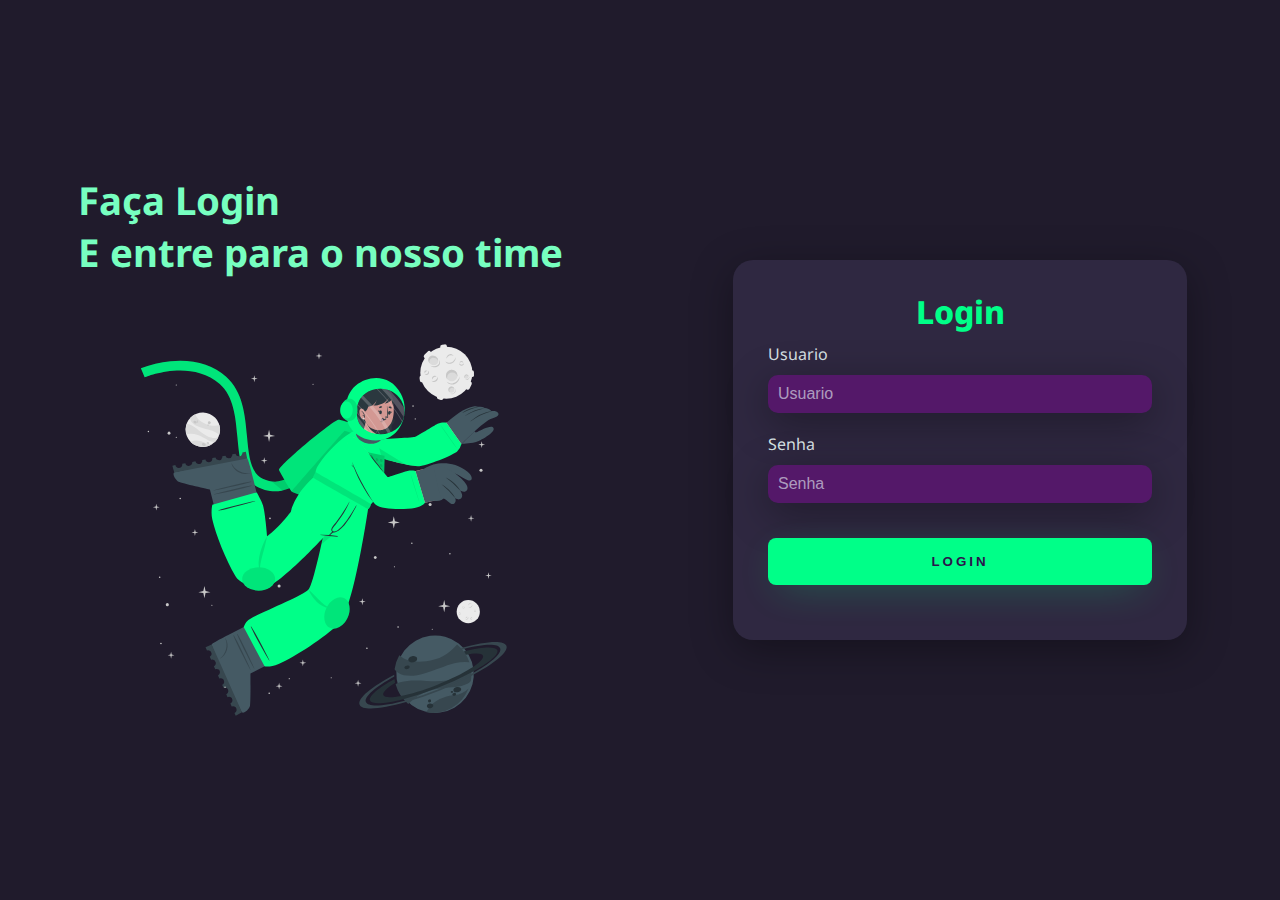
<file: login/index.html>
<!DOCTYPE html>
<html lang="pt-br">
<head>
    <meta charset="UTF-8">
    <meta name="viewport" content="width=device-width, initial-scale=1.0">
    <title>Login</title>
    <link rel="stylesheet" href="style/style.css">
</head>
<body>
    <main>
        <div class="main-login">
            <div class="left-login">
                <h1>Faça Login <br> E entre para o nosso time</h1>
                <img src="Astronaut-cuate.svg" alt="Robos" class="left-login-img">
            </div>
            <div class="right-login">
                <div class="card-login">
                    <h1>Login</h1>
                    <div class="textfield">
                        
                        <label for="usuario">Usuario</label>
                        <input type="text" placeholder="Usuario">
                    </div>
                    <div class="textfield">
                        <label for="senha">Senha</label>
                        <input type="password" placeholder="Senha">
                    </div>
                   <button class="bnt-login">Login</button>
                </div>
            </div>
        </div>
    </main>

    
</body>
</html>
</file>
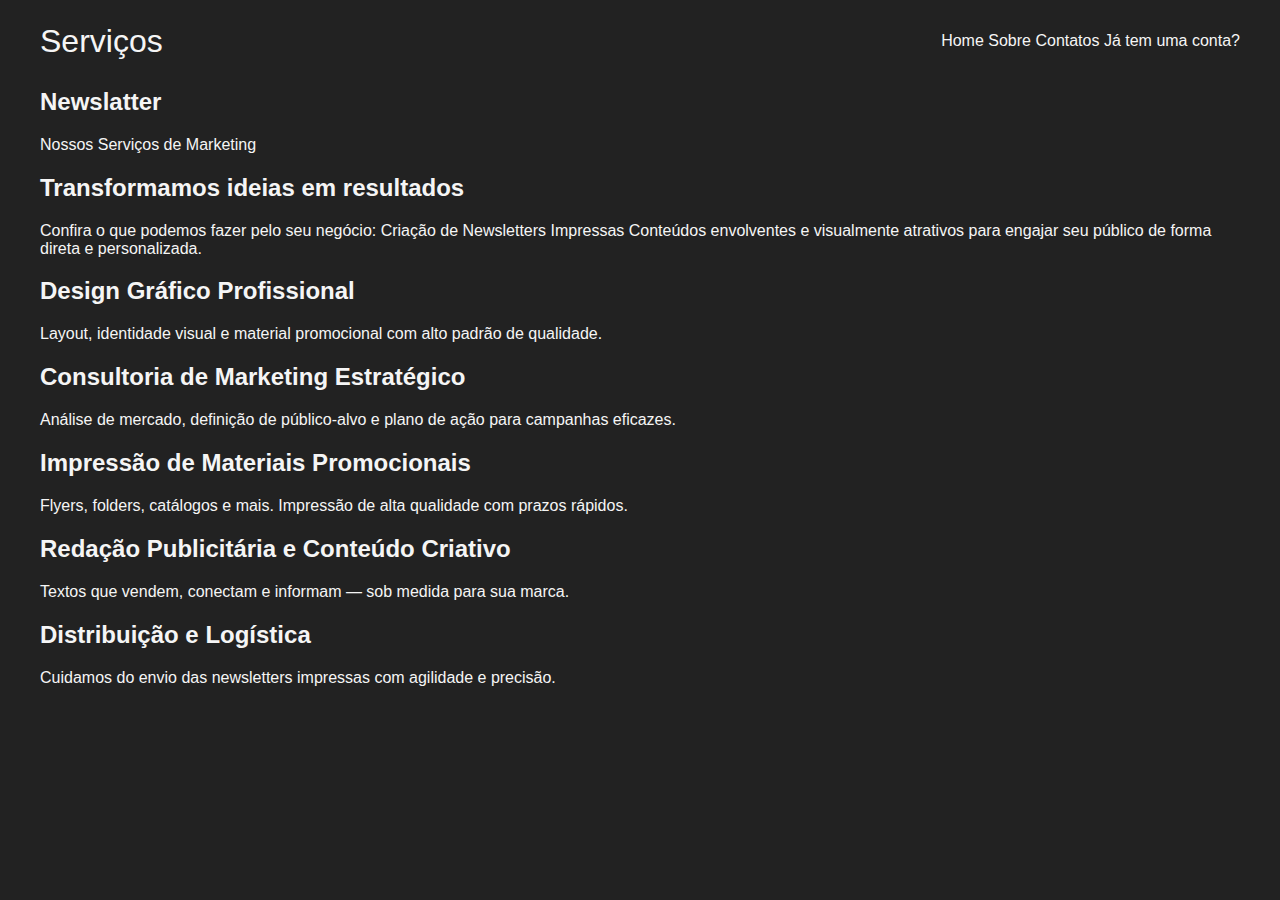
<file: test/outro/Serviçis.html>
<!DOCTYPE html>
<html lang="pt-br">
<head>
    <meta charset="UTF-8">
    <meta name="viewport" content="width=device-width, initial-scale=1.0">
    <title>Serviços</title>
    <style>
        @charset "UTF-8";

body{
    background-color: rgb(34, 34, 34);
    color: whitesmoke;
    font-family: 'arial';
    max-width: 1200px;
    margin: 0 auto;
    padding: 15px;
}
header{
    display: flex;
    flex-direction: row;
    justify-content: space-between;
    align-items: center;
}
header div{
      line-height: 10px;
}
li{
    display: inline-block;
    margin: 20px;
}
h1{

    font-weight: 200;
}



a{
    font-size: 1em;
    color: whitesmoke;
    text-decoration: none;
}
a:hover{
    padding: 10px;
    transition: 0.3s all;
    background-color: rgb(132, 14, 201);
    border-radius: 10px;
}


    </style>
</head>
<body>
    <header>
        <div>
            <h1>Serviços</h1>
            
        </div>
        <ul>
            <a href="../index.html">Home</a>
            <a href="#">Sobre</a>
            <a href="#">Contatos</a>
            <a href="#">Já tem uma conta?</a>
        </ul>
    </header>
    <main>
        <h2><span>Newslatter</span></h2>
        <p>Nossos Serviços de Marketing
<h2>Transformamos ideias em resultados</h2> Confira o que podemos fazer pelo seu negócio:

Criação de Newsletters Impressas
Conteúdos envolventes e visualmente atrativos para engajar seu público de forma direta e personalizada.

<h2>Design Gráfico Profissional</h2>
Layout, identidade visual e material promocional com alto padrão de qualidade.

<h2>Consultoria de Marketing Estratégico</h2>
Análise de mercado, definição de público-alvo e plano de ação para campanhas eficazes.

<h2>Impressão de Materiais Promocionais</h2>
Flyers, folders, catálogos e mais. Impressão de alta qualidade com prazos rápidos.

<h2>Redação Publicitária e Conteúdo Criativo</h2>
Textos que vendem, conectam e informam — sob medida para sua marca.

<h2>Distribuição e Logística</h2>
Cuidamos do envio das newsletters impressas com agilidade e precisão.</p>
    </main>
</body>
</html>
</file>
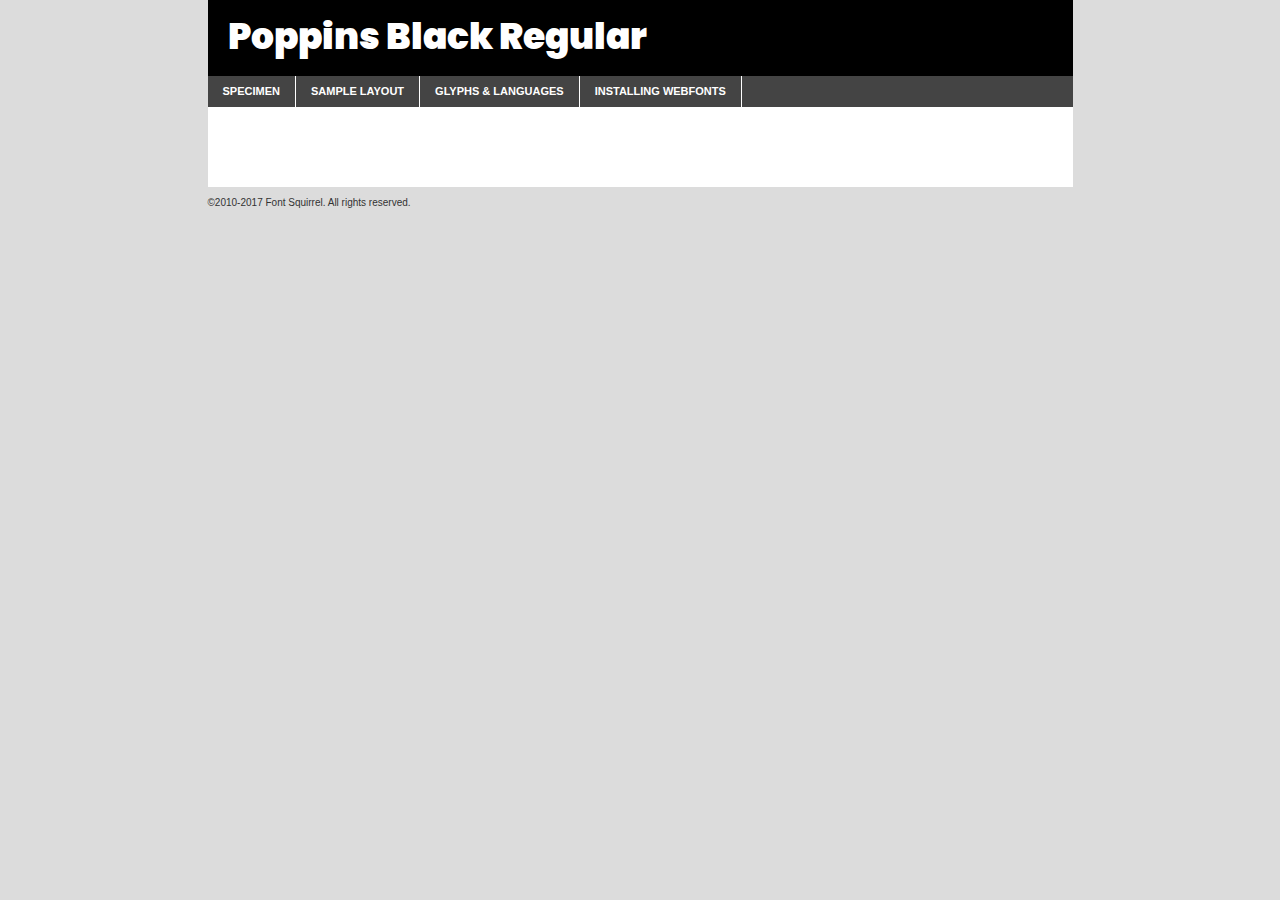
<file: test/components/fonts/poppins-black-demo.html>
<!DOCTYPE html PUBLIC "-//W3C//DTD XHTML 1.0 Transitional//EN"
	"http://www.w3.org/TR/xhtml1/DTD/xhtml1-transitional.dtd">

<html xmlns="http://www.w3.org/1999/xhtml" xml:lang="en" lang="en">
<head>
	<meta http-equiv="Content-Type" content="text/html; charset=utf-8" />
	<script src="http://ajax.googleapis.com/ajax/libs/jquery/1.7.2/jquery.min.js" type="text/javascript" charset="utf-8"></script>
	<script type="text/javascript">
	(function($){$.fn.easyTabs=function(option){var param=jQuery.extend({fadeSpeed:"fast",defaultContent:1,activeClass:'active'},option);$(this).each(function(){var thisId="#"+this.id;if(param.defaultContent==''){param.defaultContent=1;}
	if(typeof param.defaultContent=="number")
	{var defaultTab=$(thisId+" .tabs li:eq("+(param.defaultContent-1)+") a").attr('href').substr(1);}else{var defaultTab=param.defaultContent;}
	$(thisId+" .tabs li a").each(function(){var tabToHide=$(this).attr('href').substr(1);$("#"+tabToHide).addClass('easytabs-tab-content');});hideAll();changeContent(defaultTab);function hideAll(){$(thisId+" .easytabs-tab-content").hide();}
	function changeContent(tabId){hideAll();$(thisId+" .tabs li").removeClass(param.activeClass);$(thisId+" .tabs li a[href=#"+tabId+"]").closest('li').addClass(param.activeClass);if(param.fadeSpeed!="none")
	{$(thisId+" #"+tabId).fadeIn(param.fadeSpeed);}else{$(thisId+" #"+tabId).show();}}
	$(thisId+" .tabs li").click(function(){var tabId=$(this).find('a').attr('href').substr(1);changeContent(tabId);return false;});});}})(jQuery);
	</script>
	<link rel="stylesheet" href="specimen_files/specimen_stylesheet.css" type="text/css" charset="utf-8" />
	<link rel="stylesheet" href="stylesheet.css" type="text/css" charset="utf-8" />

	<style type="text/css">
					body{
				font-family: 'poppinsblack';
							}
		</style>

	<title>Poppins Black Regular Specimen</title>
	
	
	<script type="text/javascript" charset="utf-8">
		$(document).ready(function() {
			$('#container').easyTabs({defaultContent:1});
		});
	</script>
</head>

<body>
<div id="container">
	<div id="header">
		Poppins Black Regular	</div>
	<ul class="tabs">
		<li><a href="#specimen">Specimen</a></li>
		<li><a href="#layout">Sample Layout</a></li>
				<li><a href="#glyphs">Glyphs &amp; Languages</a></li>
		<li><a href="#installing">Installing Webfonts</a></li>
		
	</ul>
	
	<div id="main_content">

		
			<div id="specimen">
		
				<div class="section">
					<div class="grid12 firstcol">
						<div class="huge">AaBb</div>
					</div>
				</div>
		
				<div class="section">
					<div class="glyph_range">A&#x200B;B&#x200b;C&#x200b;D&#x200b;E&#x200b;F&#x200b;G&#x200b;H&#x200b;I&#x200b;J&#x200b;K&#x200b;L&#x200b;M&#x200b;N&#x200b;O&#x200b;P&#x200b;Q&#x200b;R&#x200b;S&#x200b;T&#x200b;U&#x200b;V&#x200b;W&#x200b;X&#x200b;Y&#x200b;Z&#x200b;a&#x200b;b&#x200b;c&#x200b;d&#x200b;e&#x200b;f&#x200b;g&#x200b;h&#x200b;i&#x200b;j&#x200b;k&#x200b;l&#x200b;m&#x200b;n&#x200b;o&#x200b;p&#x200b;q&#x200b;r&#x200b;s&#x200b;t&#x200b;u&#x200b;v&#x200b;w&#x200b;x&#x200b;y&#x200b;z&#x200b;1&#x200b;2&#x200b;3&#x200b;4&#x200b;5&#x200b;6&#x200b;7&#x200b;8&#x200b;9&#x200b;0&#x200b;&amp;&#x200b;.&#x200b;,&#x200b;?&#x200b;!&#x200b;&#64;&#x200b;(&#x200b;)&#x200b;#&#x200b;$&#x200b;%&#x200b;*&#x200b;+&#x200b;-&#x200b;=&#x200b;:&#x200b;;</div>
				</div>
				<div class="section">
					<div class="grid12 firstcol">
						<table class="sample_table">
							<tr><td>10</td><td class="size10">abcdefghijklmnopqrstuvwxyzABCDEFGHIJKLMNOPQRSTUVWXYZ0123456789abcdefghijklmnopqrstuvwxyzABCDEFGHIJKLMNOPQRSTUVWXYZ0123456789abcdefghijklmnopqrstuvwxyzABCDEFGHIJKLMNOPQRSTUVWXYZ</td></tr>
							<tr><td>11</td><td class="size11">abcdefghijklmnopqrstuvwxyzABCDEFGHIJKLMNOPQRSTUVWXYZ0123456789abcdefghijklmnopqrstuvwxyzABCDEFGHIJKLMNOPQRSTUVWXYZ0123456789abcdefghijklmnopqrstuvwxyzABCDEFGHIJKLMNOPQRSTUVWXYZ</td></tr>
							<tr><td>12</td><td class="size12">abcdefghijklmnopqrstuvwxyzABCDEFGHIJKLMNOPQRSTUVWXYZ0123456789abcdefghijklmnopqrstuvwxyzABCDEFGHIJKLMNOPQRSTUVWXYZ0123456789abcdefghijklmnopqrstuvwxyzABCDEFGHIJKLMNOPQRSTUVWXYZ</td></tr>
							<tr><td>13</td><td class="size13">abcdefghijklmnopqrstuvwxyzABCDEFGHIJKLMNOPQRSTUVWXYZ0123456789abcdefghijklmnopqrstuvwxyzABCDEFGHIJKLMNOPQRSTUVWXYZ0123456789abcdefghijklmnopqrstuvwxyzABCDEFGHIJKLMNOPQRSTUVWXYZ</td></tr>
							<tr><td>14</td><td class="size14">abcdefghijklmnopqrstuvwxyzABCDEFGHIJKLMNOPQRSTUVWXYZ0123456789abcdefghijklmnopqrstuvwxyzABCDEFGHIJKLMNOPQRSTUVWXYZ0123456789abcdefghijklmnopqrstuvwxyzABCDEFGHIJKLMNOPQRSTUVWXYZ</td></tr>
							<tr><td>16</td><td class="size16">abcdefghijklmnopqrstuvwxyzABCDEFGHIJKLMNOPQRSTUVWXYZ0123456789abcdefghijklmnopqrstuvwxyzABCDEFGHIJKLMNOPQRSTUVWXYZ</td></tr>
							<tr><td>18</td><td class="size18">abcdefghijklmnopqrstuvwxyzABCDEFGHIJKLMNOPQRSTUVWXYZ0123456789abcdefghijklmnopqrstuvwxyzABCDEFGHIJKLMNOPQRSTUVWXYZ</td></tr>
							<tr><td>20</td><td class="size20">abcdefghijklmnopqrstuvwxyzABCDEFGHIJKLMNOPQRSTUVWXYZ0123456789abcdefghijklmnopqrstuvwxyzABCDEFGHIJKLMNOPQRSTUVWXYZ</td></tr>
							<tr><td>24</td><td class="size24">abcdefghijklmnopqrstuvwxyzABCDEFGHIJKLMNOPQRSTUVWXYZ0123456789abcdefghijklmnopqrstuvwxyzABCDEFGHIJKLMNOPQRSTUVWXYZ</td></tr>
							<tr><td>30</td><td class="size30">abcdefghijklmnopqrstuvwxyzABCDEFGHIJKLMNOPQRSTUVWXYZ0123456789abcdefghijklmnopqrstuvwxyzABCDEFGHIJKLMNOPQRSTUVWXYZ</td></tr>
							<tr><td>36</td><td class="size36">abcdefghijklmnopqrstuvwxyzABCDEFGHIJKLMNOPQRSTUVWXYZ0123456789abcdefghijklmnopqrstuvwxyzABCDEFGHIJKLMNOPQRSTUVWXYZ</td></tr>
							<tr><td>48</td><td class="size48">abcdefghijklmnopqrstuvwxyzABCDEFGHIJKLMNOPQRSTUVWXYZ0123456789abcdefghijklmnopqrstuvwxyzABCDEFGHIJKLMNOPQRSTUVWXYZ</td></tr>
							<tr><td>60</td><td class="size60">abcdefghijklmnopqrstuvwxyzABCDEFGHIJKLMNOPQRSTUVWXYZ0123456789abcdefghijklmnopqrstuvwxyzABCDEFGHIJKLMNOPQRSTUVWXYZ</td></tr>
							<tr><td>72</td><td class="size72">abcdefghijklmnopqrstuvwxyzABCDEFGHIJKLMNOPQRSTUVWXYZ0123456789abcdefghijklmnopqrstuvwxyzABCDEFGHIJKLMNOPQRSTUVWXYZ</td></tr>
							<tr><td>90</td><td class="size90">abcdefghijklmnopqrstuvwxyzABCDEFGHIJKLMNOPQRSTUVWXYZ0123456789abcdefghijklmnopqrstuvwxyzABCDEFGHIJKLMNOPQRSTUVWXYZ</td></tr>
						</table>
				
					</div>
			
				</div>
		
		
		
								<div class="section" id="bodycomparison">


										<div id="xheight">
				<div class="fontbody">&#x25FC;&#x25FC;&#x25FC;&#x25FC;&#x25FC;&#x25FC;&#x25FC;&#x25FC;&#x25FC;&#x25FC;&#x25FC;&#x25FC;&#x25FC;&#x25FC;&#x25FC;&#x25FC;&#x25FC;&#x25FC;&#x25FC;&#x25FC;&#x25FC;&#x25FC;&#x25FC;&#x25FC;&#x25FC;&#x25FC;&#x25FC;&#x25FC;&#x25FC;&#x25FC;&#x25FC;&#x25FC;&#x25FC;&#x25FC;&#x25FC;&#x25FC;&#x25FC;&#x25FC;&#x25FC;&#x25FC;&#x25FC;&#x25FC;&#x25FC;&#x25FC;&#x25FC;&#x25FC;&#x25FC;&#x25FC;&#x25FC;&#x25FC;&#x25FC;&#x25FC;&#x25FC;&#x25FC;&#x25FC;&#x25FC;&#x25FC;&#x25FC;&#x25FC;&#x25FC;&#x25FC;&#x25FC;&#x25FC;&#x25FC;&#x25FC;&#x25FC;&#x25FC;&#x25FC;&#x25FC;&#x25FC;&#x25FC;&#x25FC;&#x25FC;&#x25FC;&#x25FC;&#x25FC;&#x25FC;&#x25FC;&#x25FC;&#x25FC;&#x25FC;&#x25FC;&#x25FC;&#x25FC;&#x25FC;&#x25FC;&#x25FC;&#x25FC;&#x25FC;&#x25FC;&#x25FC;&#x25FC;&#x25FC;&#x25FC;&#x25FC;&#x25FC;&#x25FC;&#x25FC;&#x25FC;body</div><div class="arialbody">body</div><div class="verdanabody">body</div><div class="georgiabody">body</div></div>
										<div class="fontbody" style="z-index:1">
											body<span>Poppins Black Regular</span>
										</div>
										<div class="arialbody" style="z-index:1">
											body<span>Arial</span>
										</div>
										<div class="verdanabody" style="z-index:1">
											body<span>Verdana</span>
										</div>
										<div class="georgiabody" style="z-index:1">
											body<span>Georgia</span>
										</div>



								</div>
		
		
				<div class="section psample psample_row1" id="">
					
					<div class="grid2 firstcol">
						<p class="size10"><span>10.</span>Aenean lacinia bibendum nulla sed consectetur. Fusce dapibus, tellus ac cursus commodo, tortor mauris condimentum nibh, ut fermentum massa justo sit amet risus. Nullam id dolor id nibh ultricies vehicula ut id elit. Cum sociis natoque penatibus et magnis dis parturient montes, nascetur ridiculus mus. Nulla vitae elit libero, a pharetra augue.</p>
			
					</div>
					<div class="grid3">
						<p class="size11"><span>11.</span>Aenean lacinia bibendum nulla sed consectetur. Fusce dapibus, tellus ac cursus commodo, tortor mauris condimentum nibh, ut fermentum massa justo sit amet risus. Nullam id dolor id nibh ultricies vehicula ut id elit. Cum sociis natoque penatibus et magnis dis parturient montes, nascetur ridiculus mus. Nulla vitae elit libero, a pharetra augue.</p>
			
					</div>
					<div class="grid3">
						<p class="size12"><span>12.</span>Aenean lacinia bibendum nulla sed consectetur. Fusce dapibus, tellus ac cursus commodo, tortor mauris condimentum nibh, ut fermentum massa justo sit amet risus. Nullam id dolor id nibh ultricies vehicula ut id elit. Cum sociis natoque penatibus et magnis dis parturient montes, nascetur ridiculus mus. Nulla vitae elit libero, a pharetra augue.</p>
			
					</div>
					<div class="grid4">
						<p class="size13"><span>13.</span>Aenean lacinia bibendum nulla sed consectetur. Fusce dapibus, tellus ac cursus commodo, tortor mauris condimentum nibh, ut fermentum massa justo sit amet risus. Nullam id dolor id nibh ultricies vehicula ut id elit. Cum sociis natoque penatibus et magnis dis parturient montes, nascetur ridiculus mus. Nulla vitae elit libero, a pharetra augue.</p>
			
					</div>
					<div class="white_blend"></div>
					
				</div>
				<div class="section psample psample_row2" id="">
					<div class="grid3 firstcol">
						<p class="size14"><span>14.</span>Aenean lacinia bibendum nulla sed consectetur. Fusce dapibus, tellus ac cursus commodo, tortor mauris condimentum nibh, ut fermentum massa justo sit amet risus. Nullam id dolor id nibh ultricies vehicula ut id elit. Cum sociis natoque penatibus et magnis dis parturient montes, nascetur ridiculus mus. Nulla vitae elit libero, a pharetra augue.</p>
			
					</div>
					<div class="grid4">
						<p class="size16"><span>16.</span>Aenean lacinia bibendum nulla sed consectetur. Fusce dapibus, tellus ac cursus commodo, tortor mauris condimentum nibh, ut fermentum massa justo sit amet risus. Nullam id dolor id nibh ultricies vehicula ut id elit. Cum sociis natoque penatibus et magnis dis parturient montes, nascetur ridiculus mus. Nulla vitae elit libero, a pharetra augue.</p>
			
					</div>
					<div class="grid5">
						<p class="size18"><span>18.</span>Aenean lacinia bibendum nulla sed consectetur. Fusce dapibus, tellus ac cursus commodo, tortor mauris condimentum nibh, ut fermentum massa justo sit amet risus. Nullam id dolor id nibh ultricies vehicula ut id elit. Cum sociis natoque penatibus et magnis dis parturient montes, nascetur ridiculus mus. Nulla vitae elit libero, a pharetra augue.</p>
			
					</div>

					<div class="white_blend"></div>

				</div>
				
				<div class="section psample psample_row3" id="">
					<div class="grid5 firstcol">
						<p class="size20"><span>20.</span>Aenean lacinia bibendum nulla sed consectetur. Fusce dapibus, tellus ac cursus commodo, tortor mauris condimentum nibh, ut fermentum massa justo sit amet risus. Nullam id dolor id nibh ultricies vehicula ut id elit. Cum sociis natoque penatibus et magnis dis parturient montes, nascetur ridiculus mus. Nulla vitae elit libero, a pharetra augue.</p>
					</div>
					<div class="grid7">
						<p class="size24"><span>24.</span>Aenean lacinia bibendum nulla sed consectetur. Fusce dapibus, tellus ac cursus commodo, tortor mauris condimentum nibh, ut fermentum massa justo sit amet risus. Nullam id dolor id nibh ultricies vehicula ut id elit. Cum sociis natoque penatibus et magnis dis parturient montes, nascetur ridiculus mus. Nulla vitae elit libero, a pharetra augue.</p>
					</div>
					
					<div class="white_blend"></div>
					
				</div>
				
				<div class="section psample psample_row4" id="">
					<div class="grid12 firstcol">
						<p class="size30"><span>30.</span>Aenean lacinia bibendum nulla sed consectetur. Fusce dapibus, tellus ac cursus commodo, tortor mauris condimentum nibh, ut fermentum massa justo sit amet risus. Nullam id dolor id nibh ultricies vehicula ut id elit. Cum sociis natoque penatibus et magnis dis parturient montes, nascetur ridiculus mus. Nulla vitae elit libero, a pharetra augue.</p>
					</div>
					<div class="white_blend"></div>
					
				</div>
				
				
				
				<div class="section psample psample_row1 fullreverse">
					<div class="grid2 firstcol">
						<p class="size10"><span>10.</span>Aenean lacinia bibendum nulla sed consectetur. Fusce dapibus, tellus ac cursus commodo, tortor mauris condimentum nibh, ut fermentum massa justo sit amet risus. Nullam id dolor id nibh ultricies vehicula ut id elit. Cum sociis natoque penatibus et magnis dis parturient montes, nascetur ridiculus mus. Nulla vitae elit libero, a pharetra augue.</p>
			
					</div>
					<div class="grid3">
						<p class="size11"><span>11.</span>Aenean lacinia bibendum nulla sed consectetur. Fusce dapibus, tellus ac cursus commodo, tortor mauris condimentum nibh, ut fermentum massa justo sit amet risus. Nullam id dolor id nibh ultricies vehicula ut id elit. Cum sociis natoque penatibus et magnis dis parturient montes, nascetur ridiculus mus. Nulla vitae elit libero, a pharetra augue.</p>
			
					</div>
					<div class="grid3">
						<p class="size12"><span>12.</span>Aenean lacinia bibendum nulla sed consectetur. Fusce dapibus, tellus ac cursus commodo, tortor mauris condimentum nibh, ut fermentum massa justo sit amet risus. Nullam id dolor id nibh ultricies vehicula ut id elit. Cum sociis natoque penatibus et magnis dis parturient montes, nascetur ridiculus mus. Nulla vitae elit libero, a pharetra augue.</p>
			
					</div>
					<div class="grid4">
						<p class="size13"><span>13.</span>Aenean lacinia bibendum nulla sed consectetur. Fusce dapibus, tellus ac cursus commodo, tortor mauris condimentum nibh, ut fermentum massa justo sit amet risus. Nullam id dolor id nibh ultricies vehicula ut id elit. Cum sociis natoque penatibus et magnis dis parturient montes, nascetur ridiculus mus. Nulla vitae elit libero, a pharetra augue.</p>
			
					</div>
					<div class="black_blend"></div>
					
				</div>
				
				<div class="section psample psample_row2 fullreverse">
					<div class="grid3 firstcol">
						<p class="size14"><span>14.</span>Aenean lacinia bibendum nulla sed consectetur. Fusce dapibus, tellus ac cursus commodo, tortor mauris condimentum nibh, ut fermentum massa justo sit amet risus. Nullam id dolor id nibh ultricies vehicula ut id elit. Cum sociis natoque penatibus et magnis dis parturient montes, nascetur ridiculus mus. Nulla vitae elit libero, a pharetra augue.</p>
			
					</div>
					<div class="grid4">
						<p class="size16"><span>16.</span>Aenean lacinia bibendum nulla sed consectetur. Fusce dapibus, tellus ac cursus commodo, tortor mauris condimentum nibh, ut fermentum massa justo sit amet risus. Nullam id dolor id nibh ultricies vehicula ut id elit. Cum sociis natoque penatibus et magnis dis parturient montes, nascetur ridiculus mus. Nulla vitae elit libero, a pharetra augue.</p>
			
					</div>
					<div class="grid5">
						<p class="size18"><span>18.</span>Aenean lacinia bibendum nulla sed consectetur. Fusce dapibus, tellus ac cursus commodo, tortor mauris condimentum nibh, ut fermentum massa justo sit amet risus. Nullam id dolor id nibh ultricies vehicula ut id elit. Cum sociis natoque penatibus et magnis dis parturient montes, nascetur ridiculus mus. Nulla vitae elit libero, a pharetra augue.</p>
			
					</div>
					<div class="black_blend"></div>

				</div>
				
				<div class="section psample fullreverse psample_row3" id="">
					<div class="grid5 firstcol">
						<p class="size20"><span>20.</span>Aenean lacinia bibendum nulla sed consectetur. Fusce dapibus, tellus ac cursus commodo, tortor mauris condimentum nibh, ut fermentum massa justo sit amet risus. Nullam id dolor id nibh ultricies vehicula ut id elit. Cum sociis natoque penatibus et magnis dis parturient montes, nascetur ridiculus mus. Nulla vitae elit libero, a pharetra augue.</p>
					</div>
					<div class="grid7">
						<p class="size24"><span>24.</span>Aenean lacinia bibendum nulla sed consectetur. Fusce dapibus, tellus ac cursus commodo, tortor mauris condimentum nibh, ut fermentum massa justo sit amet risus. Nullam id dolor id nibh ultricies vehicula ut id elit. Cum sociis natoque penatibus et magnis dis parturient montes, nascetur ridiculus mus. Nulla vitae elit libero, a pharetra augue.</p>
					</div>
					
					<div class="black_blend"></div>
					
				</div>
				
				<div class="section psample fullreverse psample_row4" id="" style="border-bottom: 20px #000 solid;">
					<div class="grid12 firstcol">
						<p class="size30"><span>30.</span>Aenean lacinia bibendum nulla sed consectetur. Fusce dapibus, tellus ac cursus commodo, tortor mauris condimentum nibh, ut fermentum massa justo sit amet risus. Nullam id dolor id nibh ultricies vehicula ut id elit. Cum sociis natoque penatibus et magnis dis parturient montes, nascetur ridiculus mus. Nulla vitae elit libero, a pharetra augue.</p>
					</div>
					<div class="black_blend"></div>
					
				</div>
				
				
				
				
			</div>
			
			<div id="layout">
				
				<div class="section">
					
					<div class="grid12 firstcol">
						<h1>Lorem Ipsum Dolor</h1>
						<h2>Etiam porta sem malesuada magna mollis euismod</h2>
						
						<p class="byline">By <a href="#link">Aenean Lacinia</a></p>
					</div>
				</div>
				<div class="section">
					<div class="grid8 firstcol">
						<p class="large">Donec sed odio dui. Morbi leo risus, porta ac consectetur ac, vestibulum at eros. Fusce dapibus, tellus ac cursus commodo, tortor mauris condimentum nibh, ut fermentum massa justo sit amet risus. </p>

						
						<h3>Pellentesque ornare sem</h3>

						<p>Maecenas sed diam eget risus varius blandit sit amet non magna. Maecenas faucibus mollis interdum. Donec ullamcorper nulla non metus auctor fringilla. Nullam id dolor id nibh ultricies vehicula ut id elit. Nullam id dolor id nibh ultricies vehicula ut id elit. </p>

						<p>Aenean eu leo quam. Pellentesque ornare sem lacinia quam venenatis vestibulum. Lorem ipsum dolor sit amet, consectetur adipiscing elit. Cum sociis natoque penatibus et magnis dis parturient montes, nascetur ridiculus mus. </p>

						<p>Nulla vitae elit libero, a pharetra augue. Praesent commodo cursus magna, vel scelerisque nisl consectetur et. Aenean lacinia bibendum nulla sed consectetur. </p>

						<p>Nullam quis risus eget urna mollis ornare vel eu leo. Nullam quis risus eget urna mollis ornare vel eu leo. Maecenas sed diam eget risus varius blandit sit amet non magna. Donec ullamcorper nulla non metus auctor fringilla. </p>

						<h3>Cras mattis consectetur</h3>

						<p>Aenean eu leo quam. Pellentesque ornare sem lacinia quam venenatis vestibulum. Aenean lacinia bibendum nulla sed consectetur. Integer posuere erat a ante venenatis dapibus posuere velit aliquet. Cras mattis consectetur purus sit amet fermentum. </p>

						<p>Nullam id dolor id nibh ultricies vehicula ut id elit. Nullam quis risus eget urna mollis ornare vel eu leo. Cras mattis consectetur purus sit amet fermentum.</p>
					</div>
					
					<div class="grid4 sidebar">
						
						<div class="box reverse">
							<p class="last">Nullam quis risus eget urna mollis ornare vel eu leo. Donec ullamcorper nulla non metus auctor fringilla. Cras mattis consectetur purus sit amet fermentum. Sed posuere consectetur est at lobortis. Lorem ipsum dolor sit amet, consectetur adipiscing elit. </p>
						</div>
						
						<p class="caption">Maecenas sed diam eget risus varius.</p>

						<p>Vestibulum id ligula porta felis euismod semper. Integer posuere erat a ante venenatis dapibus posuere velit aliquet. Vestibulum id ligula porta felis euismod semper. Sed posuere consectetur est at lobortis. Maecenas sed diam eget risus varius blandit sit amet non magna. Fusce dapibus, tellus ac cursus commodo, tortor mauris condimentum nibh, ut fermentum massa justo sit amet risus. </p>

					

						<p>Duis mollis, est non commodo luctus, nisi erat porttitor ligula, eget lacinia odio sem nec elit. Aenean lacinia bibendum nulla sed consectetur. Vivamus sagittis lacus vel augue laoreet rutrum faucibus dolor auctor. Aenean lacinia bibendum nulla sed consectetur. Nullam quis risus eget urna mollis ornare vel eu leo. </p>

						<p>Praesent commodo cursus magna, vel scelerisque nisl consectetur et. Donec ullamcorper nulla non metus auctor fringilla. Maecenas faucibus mollis interdum. Fusce dapibus, tellus ac cursus commodo, tortor mauris condimentum nibh, ut fermentum massa justo sit amet risus. </p>

					</div>
				</div>
				
			</div>


			



		<div id="glyphs">
			<div class="section">
				<div class="grid12 firstcol">
			
				<h1>Language Support</h1>
				<p>The subset of Poppins Black Regular in this kit supports the following languages:<br />
			
					Albanian, Basque, Breton, Chamorro, Danish, Dutch, English, Faroese, Finnish, French, Frisian, Galician, German, Icelandic, Italian, Malagasy, Norwegian, Portuguese, Spanish, Alsatian, Aragonese, Arapaho, Arrernte, Asturian, Aymara, Bislama, Cebuano, Corsican, Fijian, French_creole, Genoese, Gilbertese, Greenlandic, Haitian_creole, Hiligaynon, Hmong, Hopi, Ibanag, Iloko_ilokano, Indonesian, Interglossa_glosa, Interlingua, Irish_gaelic, Jerriais, Lojban, Lombard, Luxembourgeois, Manx, Mohawk, Norfolk_pitcairnese, Occitan, Oromo, Pangasinan, Papiamento, Piedmontese, Potawatomi, Rhaeto-romance, Romansh, Rotokas, Sami_lule, Samoan, Sardinian, Scots_gaelic, Seychelles_creole, Shona, Sicilian, Somali, Southern_ndebele, Swahili, Swati_swazi, Tagalog_filipino_pilipino, Tetum, Tok_pisin, Uyghur_latinized, Volapuk, Walloon, Warlpiri, Xhosa, Yapese, Zulu, Latinbasic, Ubasic, Demo				</p>
				<h1>Glyph Chart</h1>
				<p>The subset of Poppins Black Regular in this kit includes all the glyphs listed below. Unicode entities are included above each glyph to help you insert individual characters into your layout.</p>
				<div id="glyph_chart">
			
																														 <div><p>&amp;#13;</p>&#13;</div>
																				 <div><p>&amp;#32;</p>&#32;</div>
																				 <div><p>&amp;#33;</p>&#33;</div>
																				 <div><p>&amp;#34;</p>&#34;</div>
																				 <div><p>&amp;#35;</p>&#35;</div>
																				 <div><p>&amp;#36;</p>&#36;</div>
																				 <div><p>&amp;#37;</p>&#37;</div>
																				 <div><p>&amp;#38;</p>&#38;</div>
																				 <div><p>&amp;#39;</p>&#39;</div>
																				 <div><p>&amp;#40;</p>&#40;</div>
																				 <div><p>&amp;#41;</p>&#41;</div>
																				 <div><p>&amp;#42;</p>&#42;</div>
																				 <div><p>&amp;#43;</p>&#43;</div>
																				 <div><p>&amp;#44;</p>&#44;</div>
																				 <div><p>&amp;#45;</p>&#45;</div>
																				 <div><p>&amp;#46;</p>&#46;</div>
																				 <div><p>&amp;#47;</p>&#47;</div>
																				 <div><p>&amp;#48;</p>&#48;</div>
																				 <div><p>&amp;#49;</p>&#49;</div>
																				 <div><p>&amp;#50;</p>&#50;</div>
																				 <div><p>&amp;#51;</p>&#51;</div>
																				 <div><p>&amp;#52;</p>&#52;</div>
																				 <div><p>&amp;#53;</p>&#53;</div>
																				 <div><p>&amp;#54;</p>&#54;</div>
																				 <div><p>&amp;#55;</p>&#55;</div>
																				 <div><p>&amp;#56;</p>&#56;</div>
																				 <div><p>&amp;#57;</p>&#57;</div>
																				 <div><p>&amp;#58;</p>&#58;</div>
																				 <div><p>&amp;#59;</p>&#59;</div>
																				 <div><p>&amp;#60;</p>&#60;</div>
																				 <div><p>&amp;#61;</p>&#61;</div>
																				 <div><p>&amp;#62;</p>&#62;</div>
																				 <div><p>&amp;#63;</p>&#63;</div>
																				 <div><p>&amp;#64;</p>&#64;</div>
																				 <div><p>&amp;#65;</p>&#65;</div>
																				 <div><p>&amp;#66;</p>&#66;</div>
																				 <div><p>&amp;#67;</p>&#67;</div>
																				 <div><p>&amp;#68;</p>&#68;</div>
																				 <div><p>&amp;#69;</p>&#69;</div>
																				 <div><p>&amp;#70;</p>&#70;</div>
																				 <div><p>&amp;#71;</p>&#71;</div>
																				 <div><p>&amp;#72;</p>&#72;</div>
																				 <div><p>&amp;#73;</p>&#73;</div>
																				 <div><p>&amp;#74;</p>&#74;</div>
																				 <div><p>&amp;#75;</p>&#75;</div>
																				 <div><p>&amp;#76;</p>&#76;</div>
																				 <div><p>&amp;#77;</p>&#77;</div>
																				 <div><p>&amp;#78;</p>&#78;</div>
																				 <div><p>&amp;#79;</p>&#79;</div>
																				 <div><p>&amp;#80;</p>&#80;</div>
																				 <div><p>&amp;#81;</p>&#81;</div>
																				 <div><p>&amp;#82;</p>&#82;</div>
																				 <div><p>&amp;#83;</p>&#83;</div>
																				 <div><p>&amp;#84;</p>&#84;</div>
																				 <div><p>&amp;#85;</p>&#85;</div>
																				 <div><p>&amp;#86;</p>&#86;</div>
																				 <div><p>&amp;#87;</p>&#87;</div>
																				 <div><p>&amp;#88;</p>&#88;</div>
																				 <div><p>&amp;#89;</p>&#89;</div>
																				 <div><p>&amp;#90;</p>&#90;</div>
																				 <div><p>&amp;#91;</p>&#91;</div>
																				 <div><p>&amp;#92;</p>&#92;</div>
																				 <div><p>&amp;#93;</p>&#93;</div>
																				 <div><p>&amp;#94;</p>&#94;</div>
																				 <div><p>&amp;#95;</p>&#95;</div>
																				 <div><p>&amp;#96;</p>&#96;</div>
																				 <div><p>&amp;#97;</p>&#97;</div>
																				 <div><p>&amp;#98;</p>&#98;</div>
																				 <div><p>&amp;#99;</p>&#99;</div>
																				 <div><p>&amp;#100;</p>&#100;</div>
																				 <div><p>&amp;#101;</p>&#101;</div>
																				 <div><p>&amp;#102;</p>&#102;</div>
																				 <div><p>&amp;#103;</p>&#103;</div>
																				 <div><p>&amp;#104;</p>&#104;</div>
																				 <div><p>&amp;#105;</p>&#105;</div>
																				 <div><p>&amp;#106;</p>&#106;</div>
																				 <div><p>&amp;#107;</p>&#107;</div>
																				 <div><p>&amp;#108;</p>&#108;</div>
																				 <div><p>&amp;#109;</p>&#109;</div>
																				 <div><p>&amp;#110;</p>&#110;</div>
																				 <div><p>&amp;#111;</p>&#111;</div>
																				 <div><p>&amp;#112;</p>&#112;</div>
																				 <div><p>&amp;#113;</p>&#113;</div>
																				 <div><p>&amp;#114;</p>&#114;</div>
																				 <div><p>&amp;#115;</p>&#115;</div>
																				 <div><p>&amp;#116;</p>&#116;</div>
																				 <div><p>&amp;#117;</p>&#117;</div>
																				 <div><p>&amp;#118;</p>&#118;</div>
																				 <div><p>&amp;#119;</p>&#119;</div>
																				 <div><p>&amp;#120;</p>&#120;</div>
																				 <div><p>&amp;#121;</p>&#121;</div>
																				 <div><p>&amp;#122;</p>&#122;</div>
																				 <div><p>&amp;#123;</p>&#123;</div>
																				 <div><p>&amp;#124;</p>&#124;</div>
																				 <div><p>&amp;#125;</p>&#125;</div>
																				 <div><p>&amp;#126;</p>&#126;</div>
																				 <div><p>&amp;#160;</p>&#160;</div>
																				 <div><p>&amp;#161;</p>&#161;</div>
																				 <div><p>&amp;#162;</p>&#162;</div>
																				 <div><p>&amp;#163;</p>&#163;</div>
																				 <div><p>&amp;#164;</p>&#164;</div>
																				 <div><p>&amp;#165;</p>&#165;</div>
																				 <div><p>&amp;#166;</p>&#166;</div>
																				 <div><p>&amp;#167;</p>&#167;</div>
																				 <div><p>&amp;#168;</p>&#168;</div>
																				 <div><p>&amp;#169;</p>&#169;</div>
																				 <div><p>&amp;#170;</p>&#170;</div>
																				 <div><p>&amp;#171;</p>&#171;</div>
																				 <div><p>&amp;#172;</p>&#172;</div>
																				 <div><p>&amp;#173;</p>&#173;</div>
																				 <div><p>&amp;#174;</p>&#174;</div>
																				 <div><p>&amp;#175;</p>&#175;</div>
																				 <div><p>&amp;#176;</p>&#176;</div>
																				 <div><p>&amp;#177;</p>&#177;</div>
																				 <div><p>&amp;#178;</p>&#178;</div>
																				 <div><p>&amp;#179;</p>&#179;</div>
																				 <div><p>&amp;#180;</p>&#180;</div>
																				 <div><p>&amp;#181;</p>&#181;</div>
																				 <div><p>&amp;#182;</p>&#182;</div>
																				 <div><p>&amp;#183;</p>&#183;</div>
																				 <div><p>&amp;#184;</p>&#184;</div>
																				 <div><p>&amp;#185;</p>&#185;</div>
																				 <div><p>&amp;#186;</p>&#186;</div>
																				 <div><p>&amp;#187;</p>&#187;</div>
																				 <div><p>&amp;#188;</p>&#188;</div>
																				 <div><p>&amp;#189;</p>&#189;</div>
																				 <div><p>&amp;#190;</p>&#190;</div>
																				 <div><p>&amp;#191;</p>&#191;</div>
																				 <div><p>&amp;#192;</p>&#192;</div>
																				 <div><p>&amp;#193;</p>&#193;</div>
																				 <div><p>&amp;#194;</p>&#194;</div>
																				 <div><p>&amp;#195;</p>&#195;</div>
																				 <div><p>&amp;#196;</p>&#196;</div>
																				 <div><p>&amp;#197;</p>&#197;</div>
																				 <div><p>&amp;#198;</p>&#198;</div>
																				 <div><p>&amp;#199;</p>&#199;</div>
																				 <div><p>&amp;#200;</p>&#200;</div>
																				 <div><p>&amp;#201;</p>&#201;</div>
																				 <div><p>&amp;#202;</p>&#202;</div>
																				 <div><p>&amp;#203;</p>&#203;</div>
																				 <div><p>&amp;#204;</p>&#204;</div>
																				 <div><p>&amp;#205;</p>&#205;</div>
																				 <div><p>&amp;#206;</p>&#206;</div>
																				 <div><p>&amp;#207;</p>&#207;</div>
																				 <div><p>&amp;#208;</p>&#208;</div>
																				 <div><p>&amp;#209;</p>&#209;</div>
																				 <div><p>&amp;#210;</p>&#210;</div>
																				 <div><p>&amp;#211;</p>&#211;</div>
																				 <div><p>&amp;#212;</p>&#212;</div>
																				 <div><p>&amp;#213;</p>&#213;</div>
																				 <div><p>&amp;#214;</p>&#214;</div>
																				 <div><p>&amp;#215;</p>&#215;</div>
																				 <div><p>&amp;#216;</p>&#216;</div>
																				 <div><p>&amp;#217;</p>&#217;</div>
																				 <div><p>&amp;#218;</p>&#218;</div>
																				 <div><p>&amp;#219;</p>&#219;</div>
																				 <div><p>&amp;#220;</p>&#220;</div>
																				 <div><p>&amp;#221;</p>&#221;</div>
																				 <div><p>&amp;#222;</p>&#222;</div>
																				 <div><p>&amp;#223;</p>&#223;</div>
																				 <div><p>&amp;#224;</p>&#224;</div>
																				 <div><p>&amp;#225;</p>&#225;</div>
																				 <div><p>&amp;#226;</p>&#226;</div>
																				 <div><p>&amp;#227;</p>&#227;</div>
																				 <div><p>&amp;#228;</p>&#228;</div>
																				 <div><p>&amp;#229;</p>&#229;</div>
																				 <div><p>&amp;#230;</p>&#230;</div>
																				 <div><p>&amp;#231;</p>&#231;</div>
																				 <div><p>&amp;#232;</p>&#232;</div>
																				 <div><p>&amp;#233;</p>&#233;</div>
																				 <div><p>&amp;#234;</p>&#234;</div>
																				 <div><p>&amp;#235;</p>&#235;</div>
																				 <div><p>&amp;#236;</p>&#236;</div>
																				 <div><p>&amp;#237;</p>&#237;</div>
																				 <div><p>&amp;#238;</p>&#238;</div>
																				 <div><p>&amp;#239;</p>&#239;</div>
																				 <div><p>&amp;#240;</p>&#240;</div>
																				 <div><p>&amp;#241;</p>&#241;</div>
																				 <div><p>&amp;#242;</p>&#242;</div>
																				 <div><p>&amp;#243;</p>&#243;</div>
																				 <div><p>&amp;#244;</p>&#244;</div>
																				 <div><p>&amp;#245;</p>&#245;</div>
																				 <div><p>&amp;#246;</p>&#246;</div>
																				 <div><p>&amp;#247;</p>&#247;</div>
																				 <div><p>&amp;#248;</p>&#248;</div>
																				 <div><p>&amp;#249;</p>&#249;</div>
																				 <div><p>&amp;#250;</p>&#250;</div>
																				 <div><p>&amp;#251;</p>&#251;</div>
																				 <div><p>&amp;#252;</p>&#252;</div>
																				 <div><p>&amp;#253;</p>&#253;</div>
																				 <div><p>&amp;#254;</p>&#254;</div>
																				 <div><p>&amp;#255;</p>&#255;</div>
																				 <div><p>&amp;#338;</p>&#338;</div>
																				 <div><p>&amp;#339;</p>&#339;</div>
																				 <div><p>&amp;#376;</p>&#376;</div>
																				 <div><p>&amp;#710;</p>&#710;</div>
																				 <div><p>&amp;#732;</p>&#732;</div>
																				 <div><p>&amp;#8192;</p>&#8192;</div>
																				 <div><p>&amp;#8193;</p>&#8193;</div>
																				 <div><p>&amp;#8194;</p>&#8194;</div>
																				 <div><p>&amp;#8195;</p>&#8195;</div>
																				 <div><p>&amp;#8196;</p>&#8196;</div>
																				 <div><p>&amp;#8197;</p>&#8197;</div>
																				 <div><p>&amp;#8198;</p>&#8198;</div>
																				 <div><p>&amp;#8199;</p>&#8199;</div>
																				 <div><p>&amp;#8200;</p>&#8200;</div>
																				 <div><p>&amp;#8201;</p>&#8201;</div>
																				 <div><p>&amp;#8202;</p>&#8202;</div>
																				 <div><p>&amp;#8208;</p>&#8208;</div>
																				 <div><p>&amp;#8209;</p>&#8209;</div>
																				 <div><p>&amp;#8210;</p>&#8210;</div>
																				 <div><p>&amp;#8211;</p>&#8211;</div>
																				 <div><p>&amp;#8212;</p>&#8212;</div>
																				 <div><p>&amp;#8216;</p>&#8216;</div>
																				 <div><p>&amp;#8217;</p>&#8217;</div>
																				 <div><p>&amp;#8218;</p>&#8218;</div>
																				 <div><p>&amp;#8220;</p>&#8220;</div>
																				 <div><p>&amp;#8221;</p>&#8221;</div>
																				 <div><p>&amp;#8222;</p>&#8222;</div>
																				 <div><p>&amp;#8226;</p>&#8226;</div>
																				 <div><p>&amp;#8230;</p>&#8230;</div>
																				 <div><p>&amp;#8239;</p>&#8239;</div>
																				 <div><p>&amp;#8249;</p>&#8249;</div>
																				 <div><p>&amp;#8250;</p>&#8250;</div>
																				 <div><p>&amp;#8287;</p>&#8287;</div>
																				 <div><p>&amp;#8364;</p>&#8364;</div>
																				 <div><p>&amp;#8482;</p>&#8482;</div>
																				 <div><p>&amp;#9724;</p>&#9724;</div>
																				 <div><p>&amp;#64257;</p>&#64257;</div>
																				 <div><p>&amp;#64258;</p>&#64258;</div>
																																																</div>	
				</div>
		
		
			</div>
		</div>
		
		
		<div id="specs">
			
		</div>
	
		<div id="installing">
			<div class="section">
				<div class="grid7 firstcol">
					<h1>Installing Webfonts</h1>
					
					<p>Webfonts are supported by all major browser platforms but not all in the same way. There are currently four different font formats that must be included in order to target all browsers. This includes TTF, WOFF, EOT and SVG.</p>
					
					<h2>1. Upload your webfonts</h2>
					<p>You must upload your webfont kit to your website. They should be in or near the same directory as your CSS files.</p>
					
					<h2>2. Include the webfont stylesheet</h2>
					<p>A special CSS @font-face declaration helps the various browsers select the appropriate font it needs without causing you a bunch of headaches. Learn more about this syntax by reading the <a href="https://www.fontspring.com/blog/further-hardening-of-the-bulletproof-syntax">Fontspring blog post</a> about it. The code for it is as follows:</p>


<code>
@font-face{ 
	font-family: 'MyWebFont';
	src: url('WebFont.eot');
	src: url('WebFont.eot?#iefix') format('embedded-opentype'),
	     url('WebFont.woff') format('woff'),
	     url('WebFont.ttf') format('truetype'),
	     url('WebFont.svg#webfont') format('svg');
}
</code>

	<p>We've already gone ahead and generated the code for you. All you have to do is link to the stylesheet in your HTML, like this:</p>
	<code>&lt;link rel=&quot;stylesheet&quot; href=&quot;stylesheet.css&quot; type=&quot;text/css&quot; charset=&quot;utf-8&quot; /&gt;</code>

					<h2>3. Modify your own stylesheet</h2>
					<p>To take advantage of your new fonts, you must tell your stylesheet to use them. Look at the original @font-face declaration above and find the property called "font-family." The name linked there will be what you use to reference the font. Prepend that webfont name to the font stack in the "font-family" property, inside the selector you want to change. For example:</p>
<code>p { font-family: 'WebFont', Arial, sans-serif; }</code>

<h2>4. Test</h2>
<p>Getting webfonts to work cross-browser <em>can</em> be tricky. Use the information in the sidebar to help you if you find that fonts aren't loading in a particular browser.</p>
				</div>
				
				<div class="grid5 sidebar">
					<div class="box">
						<h2>Troubleshooting<br />Font-Face Problems</h2>
						<p>Having trouble getting your webfonts to load in your new website? Here are some tips to sort out what might be the problem.</p>

						<h3>Fonts not showing in any browser</h3>

						<p>This sounds like you need to work on the plumbing. You either did not upload the fonts to the correct directory, or you did not link the fonts properly in the CSS. If you've confirmed that all this is correct and you still have a problem, take a look at your .htaccess file and see if requests are getting intercepted.</p>

						<h3>Fonts not loading in iPhone or iPad</h3>

						<p>The most common problem here is that you are serving the fonts from an IIS server. IIS refuses to serve files that have unknown MIME types. If that is the case, you must set the MIME type for SVG to "image/svg+xml" in the server settings. Follow these instructions from Microsoft if you need help.</p>

						<h3>Fonts not loading in Firefox</h3>

						<p>The primary reason for this failure? You are still using a version Firefox older than 3.5. So upgrade already! If that isn't it, then you are very likely serving fonts from a different domain. Firefox requires that all font assets be served from the same domain. Lastly it is possible that you need to add WOFF to your list of MIME types (if you are serving via IIS.)</p>

						<h3>Fonts not loading in IE</h3>

						<p>Are you looking at Internet Explorer on an actual Windows machine or are you cheating by using a service like Adobe BrowserLab? Many of these screenshot services do not render @font-face for IE. Best to test it on a real machine.</p>

						<h3>Fonts not loading in IE9</h3>

						<p>IE9, like Firefox, requires that fonts be served from the same domain as the website. Make sure that is the case.</p>
					</div>
				</div>
			</div>
			
		</div>
	
	</div>
	<div id="footer">
		<p>&copy;2010-2017 Font Squirrel. All rights reserved.</p>
	</div>
</div>
</body>
</html>
</file>
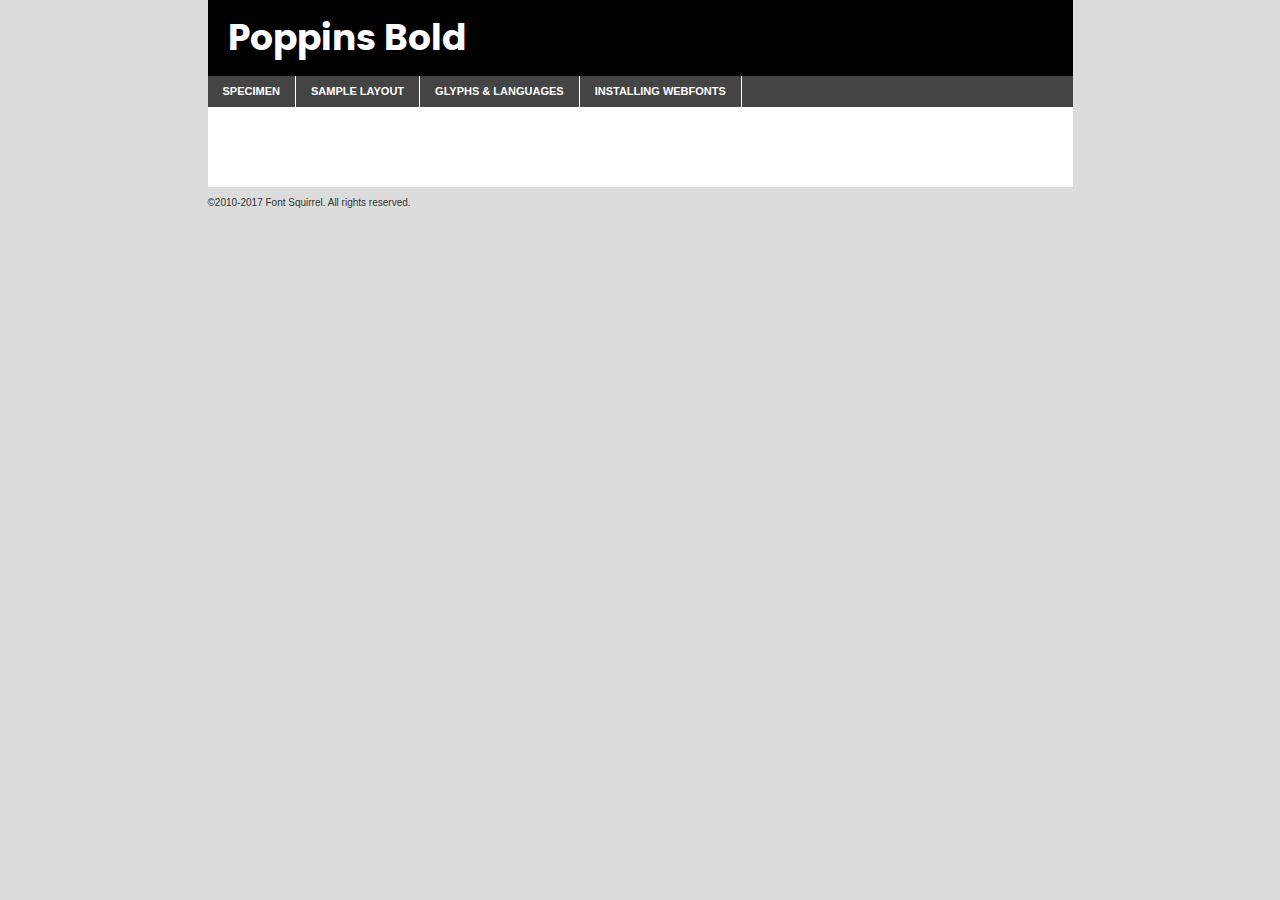
<file: test/components/fonts/poppins-bold-demo.html>
<!DOCTYPE html PUBLIC "-//W3C//DTD XHTML 1.0 Transitional//EN"
	"http://www.w3.org/TR/xhtml1/DTD/xhtml1-transitional.dtd">

<html xmlns="http://www.w3.org/1999/xhtml" xml:lang="en" lang="en">
<head>
	<meta http-equiv="Content-Type" content="text/html; charset=utf-8" />
	<script src="http://ajax.googleapis.com/ajax/libs/jquery/1.7.2/jquery.min.js" type="text/javascript" charset="utf-8"></script>
	<script type="text/javascript">
	(function($){$.fn.easyTabs=function(option){var param=jQuery.extend({fadeSpeed:"fast",defaultContent:1,activeClass:'active'},option);$(this).each(function(){var thisId="#"+this.id;if(param.defaultContent==''){param.defaultContent=1;}
	if(typeof param.defaultContent=="number")
	{var defaultTab=$(thisId+" .tabs li:eq("+(param.defaultContent-1)+") a").attr('href').substr(1);}else{var defaultTab=param.defaultContent;}
	$(thisId+" .tabs li a").each(function(){var tabToHide=$(this).attr('href').substr(1);$("#"+tabToHide).addClass('easytabs-tab-content');});hideAll();changeContent(defaultTab);function hideAll(){$(thisId+" .easytabs-tab-content").hide();}
	function changeContent(tabId){hideAll();$(thisId+" .tabs li").removeClass(param.activeClass);$(thisId+" .tabs li a[href=#"+tabId+"]").closest('li').addClass(param.activeClass);if(param.fadeSpeed!="none")
	{$(thisId+" #"+tabId).fadeIn(param.fadeSpeed);}else{$(thisId+" #"+tabId).show();}}
	$(thisId+" .tabs li").click(function(){var tabId=$(this).find('a').attr('href').substr(1);changeContent(tabId);return false;});});}})(jQuery);
	</script>
	<link rel="stylesheet" href="specimen_files/specimen_stylesheet.css" type="text/css" charset="utf-8" />
	<link rel="stylesheet" href="stylesheet.css" type="text/css" charset="utf-8" />

	<style type="text/css">
					body{
				font-family: 'poppinsbold';
							}
		</style>

	<title>Poppins Bold Specimen</title>
	
	
	<script type="text/javascript" charset="utf-8">
		$(document).ready(function() {
			$('#container').easyTabs({defaultContent:1});
		});
	</script>
</head>

<body>
<div id="container">
	<div id="header">
		Poppins Bold	</div>
	<ul class="tabs">
		<li><a href="#specimen">Specimen</a></li>
		<li><a href="#layout">Sample Layout</a></li>
				<li><a href="#glyphs">Glyphs &amp; Languages</a></li>
		<li><a href="#installing">Installing Webfonts</a></li>
		
	</ul>
	
	<div id="main_content">

		
			<div id="specimen">
		
				<div class="section">
					<div class="grid12 firstcol">
						<div class="huge">AaBb</div>
					</div>
				</div>
		
				<div class="section">
					<div class="glyph_range">A&#x200B;B&#x200b;C&#x200b;D&#x200b;E&#x200b;F&#x200b;G&#x200b;H&#x200b;I&#x200b;J&#x200b;K&#x200b;L&#x200b;M&#x200b;N&#x200b;O&#x200b;P&#x200b;Q&#x200b;R&#x200b;S&#x200b;T&#x200b;U&#x200b;V&#x200b;W&#x200b;X&#x200b;Y&#x200b;Z&#x200b;a&#x200b;b&#x200b;c&#x200b;d&#x200b;e&#x200b;f&#x200b;g&#x200b;h&#x200b;i&#x200b;j&#x200b;k&#x200b;l&#x200b;m&#x200b;n&#x200b;o&#x200b;p&#x200b;q&#x200b;r&#x200b;s&#x200b;t&#x200b;u&#x200b;v&#x200b;w&#x200b;x&#x200b;y&#x200b;z&#x200b;1&#x200b;2&#x200b;3&#x200b;4&#x200b;5&#x200b;6&#x200b;7&#x200b;8&#x200b;9&#x200b;0&#x200b;&amp;&#x200b;.&#x200b;,&#x200b;?&#x200b;!&#x200b;&#64;&#x200b;(&#x200b;)&#x200b;#&#x200b;$&#x200b;%&#x200b;*&#x200b;+&#x200b;-&#x200b;=&#x200b;:&#x200b;;</div>
				</div>
				<div class="section">
					<div class="grid12 firstcol">
						<table class="sample_table">
							<tr><td>10</td><td class="size10">abcdefghijklmnopqrstuvwxyzABCDEFGHIJKLMNOPQRSTUVWXYZ0123456789abcdefghijklmnopqrstuvwxyzABCDEFGHIJKLMNOPQRSTUVWXYZ0123456789abcdefghijklmnopqrstuvwxyzABCDEFGHIJKLMNOPQRSTUVWXYZ</td></tr>
							<tr><td>11</td><td class="size11">abcdefghijklmnopqrstuvwxyzABCDEFGHIJKLMNOPQRSTUVWXYZ0123456789abcdefghijklmnopqrstuvwxyzABCDEFGHIJKLMNOPQRSTUVWXYZ0123456789abcdefghijklmnopqrstuvwxyzABCDEFGHIJKLMNOPQRSTUVWXYZ</td></tr>
							<tr><td>12</td><td class="size12">abcdefghijklmnopqrstuvwxyzABCDEFGHIJKLMNOPQRSTUVWXYZ0123456789abcdefghijklmnopqrstuvwxyzABCDEFGHIJKLMNOPQRSTUVWXYZ0123456789abcdefghijklmnopqrstuvwxyzABCDEFGHIJKLMNOPQRSTUVWXYZ</td></tr>
							<tr><td>13</td><td class="size13">abcdefghijklmnopqrstuvwxyzABCDEFGHIJKLMNOPQRSTUVWXYZ0123456789abcdefghijklmnopqrstuvwxyzABCDEFGHIJKLMNOPQRSTUVWXYZ0123456789abcdefghijklmnopqrstuvwxyzABCDEFGHIJKLMNOPQRSTUVWXYZ</td></tr>
							<tr><td>14</td><td class="size14">abcdefghijklmnopqrstuvwxyzABCDEFGHIJKLMNOPQRSTUVWXYZ0123456789abcdefghijklmnopqrstuvwxyzABCDEFGHIJKLMNOPQRSTUVWXYZ0123456789abcdefghijklmnopqrstuvwxyzABCDEFGHIJKLMNOPQRSTUVWXYZ</td></tr>
							<tr><td>16</td><td class="size16">abcdefghijklmnopqrstuvwxyzABCDEFGHIJKLMNOPQRSTUVWXYZ0123456789abcdefghijklmnopqrstuvwxyzABCDEFGHIJKLMNOPQRSTUVWXYZ</td></tr>
							<tr><td>18</td><td class="size18">abcdefghijklmnopqrstuvwxyzABCDEFGHIJKLMNOPQRSTUVWXYZ0123456789abcdefghijklmnopqrstuvwxyzABCDEFGHIJKLMNOPQRSTUVWXYZ</td></tr>
							<tr><td>20</td><td class="size20">abcdefghijklmnopqrstuvwxyzABCDEFGHIJKLMNOPQRSTUVWXYZ0123456789abcdefghijklmnopqrstuvwxyzABCDEFGHIJKLMNOPQRSTUVWXYZ</td></tr>
							<tr><td>24</td><td class="size24">abcdefghijklmnopqrstuvwxyzABCDEFGHIJKLMNOPQRSTUVWXYZ0123456789abcdefghijklmnopqrstuvwxyzABCDEFGHIJKLMNOPQRSTUVWXYZ</td></tr>
							<tr><td>30</td><td class="size30">abcdefghijklmnopqrstuvwxyzABCDEFGHIJKLMNOPQRSTUVWXYZ0123456789abcdefghijklmnopqrstuvwxyzABCDEFGHIJKLMNOPQRSTUVWXYZ</td></tr>
							<tr><td>36</td><td class="size36">abcdefghijklmnopqrstuvwxyzABCDEFGHIJKLMNOPQRSTUVWXYZ0123456789abcdefghijklmnopqrstuvwxyzABCDEFGHIJKLMNOPQRSTUVWXYZ</td></tr>
							<tr><td>48</td><td class="size48">abcdefghijklmnopqrstuvwxyzABCDEFGHIJKLMNOPQRSTUVWXYZ0123456789abcdefghijklmnopqrstuvwxyzABCDEFGHIJKLMNOPQRSTUVWXYZ</td></tr>
							<tr><td>60</td><td class="size60">abcdefghijklmnopqrstuvwxyzABCDEFGHIJKLMNOPQRSTUVWXYZ0123456789abcdefghijklmnopqrstuvwxyzABCDEFGHIJKLMNOPQRSTUVWXYZ</td></tr>
							<tr><td>72</td><td class="size72">abcdefghijklmnopqrstuvwxyzABCDEFGHIJKLMNOPQRSTUVWXYZ0123456789abcdefghijklmnopqrstuvwxyzABCDEFGHIJKLMNOPQRSTUVWXYZ</td></tr>
							<tr><td>90</td><td class="size90">abcdefghijklmnopqrstuvwxyzABCDEFGHIJKLMNOPQRSTUVWXYZ0123456789abcdefghijklmnopqrstuvwxyzABCDEFGHIJKLMNOPQRSTUVWXYZ</td></tr>
						</table>
				
					</div>
			
				</div>
		
		
		
								<div class="section" id="bodycomparison">


										<div id="xheight">
				<div class="fontbody">&#x25FC;&#x25FC;&#x25FC;&#x25FC;&#x25FC;&#x25FC;&#x25FC;&#x25FC;&#x25FC;&#x25FC;&#x25FC;&#x25FC;&#x25FC;&#x25FC;&#x25FC;&#x25FC;&#x25FC;&#x25FC;&#x25FC;&#x25FC;&#x25FC;&#x25FC;&#x25FC;&#x25FC;&#x25FC;&#x25FC;&#x25FC;&#x25FC;&#x25FC;&#x25FC;&#x25FC;&#x25FC;&#x25FC;&#x25FC;&#x25FC;&#x25FC;&#x25FC;&#x25FC;&#x25FC;&#x25FC;&#x25FC;&#x25FC;&#x25FC;&#x25FC;&#x25FC;&#x25FC;&#x25FC;&#x25FC;&#x25FC;&#x25FC;&#x25FC;&#x25FC;&#x25FC;&#x25FC;&#x25FC;&#x25FC;&#x25FC;&#x25FC;&#x25FC;&#x25FC;&#x25FC;&#x25FC;&#x25FC;&#x25FC;&#x25FC;&#x25FC;&#x25FC;&#x25FC;&#x25FC;&#x25FC;&#x25FC;&#x25FC;&#x25FC;&#x25FC;&#x25FC;&#x25FC;&#x25FC;&#x25FC;&#x25FC;&#x25FC;&#x25FC;&#x25FC;&#x25FC;&#x25FC;&#x25FC;&#x25FC;&#x25FC;&#x25FC;&#x25FC;&#x25FC;&#x25FC;&#x25FC;&#x25FC;&#x25FC;&#x25FC;&#x25FC;&#x25FC;&#x25FC;&#x25FC;body</div><div class="arialbody">body</div><div class="verdanabody">body</div><div class="georgiabody">body</div></div>
										<div class="fontbody" style="z-index:1">
											body<span>Poppins Bold</span>
										</div>
										<div class="arialbody" style="z-index:1">
											body<span>Arial</span>
										</div>
										<div class="verdanabody" style="z-index:1">
											body<span>Verdana</span>
										</div>
										<div class="georgiabody" style="z-index:1">
											body<span>Georgia</span>
										</div>



								</div>
		
		
				<div class="section psample psample_row1" id="">
					
					<div class="grid2 firstcol">
						<p class="size10"><span>10.</span>Aenean lacinia bibendum nulla sed consectetur. Fusce dapibus, tellus ac cursus commodo, tortor mauris condimentum nibh, ut fermentum massa justo sit amet risus. Nullam id dolor id nibh ultricies vehicula ut id elit. Cum sociis natoque penatibus et magnis dis parturient montes, nascetur ridiculus mus. Nulla vitae elit libero, a pharetra augue.</p>
			
					</div>
					<div class="grid3">
						<p class="size11"><span>11.</span>Aenean lacinia bibendum nulla sed consectetur. Fusce dapibus, tellus ac cursus commodo, tortor mauris condimentum nibh, ut fermentum massa justo sit amet risus. Nullam id dolor id nibh ultricies vehicula ut id elit. Cum sociis natoque penatibus et magnis dis parturient montes, nascetur ridiculus mus. Nulla vitae elit libero, a pharetra augue.</p>
			
					</div>
					<div class="grid3">
						<p class="size12"><span>12.</span>Aenean lacinia bibendum nulla sed consectetur. Fusce dapibus, tellus ac cursus commodo, tortor mauris condimentum nibh, ut fermentum massa justo sit amet risus. Nullam id dolor id nibh ultricies vehicula ut id elit. Cum sociis natoque penatibus et magnis dis parturient montes, nascetur ridiculus mus. Nulla vitae elit libero, a pharetra augue.</p>
			
					</div>
					<div class="grid4">
						<p class="size13"><span>13.</span>Aenean lacinia bibendum nulla sed consectetur. Fusce dapibus, tellus ac cursus commodo, tortor mauris condimentum nibh, ut fermentum massa justo sit amet risus. Nullam id dolor id nibh ultricies vehicula ut id elit. Cum sociis natoque penatibus et magnis dis parturient montes, nascetur ridiculus mus. Nulla vitae elit libero, a pharetra augue.</p>
			
					</div>
					<div class="white_blend"></div>
					
				</div>
				<div class="section psample psample_row2" id="">
					<div class="grid3 firstcol">
						<p class="size14"><span>14.</span>Aenean lacinia bibendum nulla sed consectetur. Fusce dapibus, tellus ac cursus commodo, tortor mauris condimentum nibh, ut fermentum massa justo sit amet risus. Nullam id dolor id nibh ultricies vehicula ut id elit. Cum sociis natoque penatibus et magnis dis parturient montes, nascetur ridiculus mus. Nulla vitae elit libero, a pharetra augue.</p>
			
					</div>
					<div class="grid4">
						<p class="size16"><span>16.</span>Aenean lacinia bibendum nulla sed consectetur. Fusce dapibus, tellus ac cursus commodo, tortor mauris condimentum nibh, ut fermentum massa justo sit amet risus. Nullam id dolor id nibh ultricies vehicula ut id elit. Cum sociis natoque penatibus et magnis dis parturient montes, nascetur ridiculus mus. Nulla vitae elit libero, a pharetra augue.</p>
			
					</div>
					<div class="grid5">
						<p class="size18"><span>18.</span>Aenean lacinia bibendum nulla sed consectetur. Fusce dapibus, tellus ac cursus commodo, tortor mauris condimentum nibh, ut fermentum massa justo sit amet risus. Nullam id dolor id nibh ultricies vehicula ut id elit. Cum sociis natoque penatibus et magnis dis parturient montes, nascetur ridiculus mus. Nulla vitae elit libero, a pharetra augue.</p>
			
					</div>

					<div class="white_blend"></div>

				</div>
				
				<div class="section psample psample_row3" id="">
					<div class="grid5 firstcol">
						<p class="size20"><span>20.</span>Aenean lacinia bibendum nulla sed consectetur. Fusce dapibus, tellus ac cursus commodo, tortor mauris condimentum nibh, ut fermentum massa justo sit amet risus. Nullam id dolor id nibh ultricies vehicula ut id elit. Cum sociis natoque penatibus et magnis dis parturient montes, nascetur ridiculus mus. Nulla vitae elit libero, a pharetra augue.</p>
					</div>
					<div class="grid7">
						<p class="size24"><span>24.</span>Aenean lacinia bibendum nulla sed consectetur. Fusce dapibus, tellus ac cursus commodo, tortor mauris condimentum nibh, ut fermentum massa justo sit amet risus. Nullam id dolor id nibh ultricies vehicula ut id elit. Cum sociis natoque penatibus et magnis dis parturient montes, nascetur ridiculus mus. Nulla vitae elit libero, a pharetra augue.</p>
					</div>
					
					<div class="white_blend"></div>
					
				</div>
				
				<div class="section psample psample_row4" id="">
					<div class="grid12 firstcol">
						<p class="size30"><span>30.</span>Aenean lacinia bibendum nulla sed consectetur. Fusce dapibus, tellus ac cursus commodo, tortor mauris condimentum nibh, ut fermentum massa justo sit amet risus. Nullam id dolor id nibh ultricies vehicula ut id elit. Cum sociis natoque penatibus et magnis dis parturient montes, nascetur ridiculus mus. Nulla vitae elit libero, a pharetra augue.</p>
					</div>
					<div class="white_blend"></div>
					
				</div>
				
				
				
				<div class="section psample psample_row1 fullreverse">
					<div class="grid2 firstcol">
						<p class="size10"><span>10.</span>Aenean lacinia bibendum nulla sed consectetur. Fusce dapibus, tellus ac cursus commodo, tortor mauris condimentum nibh, ut fermentum massa justo sit amet risus. Nullam id dolor id nibh ultricies vehicula ut id elit. Cum sociis natoque penatibus et magnis dis parturient montes, nascetur ridiculus mus. Nulla vitae elit libero, a pharetra augue.</p>
			
					</div>
					<div class="grid3">
						<p class="size11"><span>11.</span>Aenean lacinia bibendum nulla sed consectetur. Fusce dapibus, tellus ac cursus commodo, tortor mauris condimentum nibh, ut fermentum massa justo sit amet risus. Nullam id dolor id nibh ultricies vehicula ut id elit. Cum sociis natoque penatibus et magnis dis parturient montes, nascetur ridiculus mus. Nulla vitae elit libero, a pharetra augue.</p>
			
					</div>
					<div class="grid3">
						<p class="size12"><span>12.</span>Aenean lacinia bibendum nulla sed consectetur. Fusce dapibus, tellus ac cursus commodo, tortor mauris condimentum nibh, ut fermentum massa justo sit amet risus. Nullam id dolor id nibh ultricies vehicula ut id elit. Cum sociis natoque penatibus et magnis dis parturient montes, nascetur ridiculus mus. Nulla vitae elit libero, a pharetra augue.</p>
			
					</div>
					<div class="grid4">
						<p class="size13"><span>13.</span>Aenean lacinia bibendum nulla sed consectetur. Fusce dapibus, tellus ac cursus commodo, tortor mauris condimentum nibh, ut fermentum massa justo sit amet risus. Nullam id dolor id nibh ultricies vehicula ut id elit. Cum sociis natoque penatibus et magnis dis parturient montes, nascetur ridiculus mus. Nulla vitae elit libero, a pharetra augue.</p>
			
					</div>
					<div class="black_blend"></div>
					
				</div>
				
				<div class="section psample psample_row2 fullreverse">
					<div class="grid3 firstcol">
						<p class="size14"><span>14.</span>Aenean lacinia bibendum nulla sed consectetur. Fusce dapibus, tellus ac cursus commodo, tortor mauris condimentum nibh, ut fermentum massa justo sit amet risus. Nullam id dolor id nibh ultricies vehicula ut id elit. Cum sociis natoque penatibus et magnis dis parturient montes, nascetur ridiculus mus. Nulla vitae elit libero, a pharetra augue.</p>
			
					</div>
					<div class="grid4">
						<p class="size16"><span>16.</span>Aenean lacinia bibendum nulla sed consectetur. Fusce dapibus, tellus ac cursus commodo, tortor mauris condimentum nibh, ut fermentum massa justo sit amet risus. Nullam id dolor id nibh ultricies vehicula ut id elit. Cum sociis natoque penatibus et magnis dis parturient montes, nascetur ridiculus mus. Nulla vitae elit libero, a pharetra augue.</p>
			
					</div>
					<div class="grid5">
						<p class="size18"><span>18.</span>Aenean lacinia bibendum nulla sed consectetur. Fusce dapibus, tellus ac cursus commodo, tortor mauris condimentum nibh, ut fermentum massa justo sit amet risus. Nullam id dolor id nibh ultricies vehicula ut id elit. Cum sociis natoque penatibus et magnis dis parturient montes, nascetur ridiculus mus. Nulla vitae elit libero, a pharetra augue.</p>
			
					</div>
					<div class="black_blend"></div>

				</div>
				
				<div class="section psample fullreverse psample_row3" id="">
					<div class="grid5 firstcol">
						<p class="size20"><span>20.</span>Aenean lacinia bibendum nulla sed consectetur. Fusce dapibus, tellus ac cursus commodo, tortor mauris condimentum nibh, ut fermentum massa justo sit amet risus. Nullam id dolor id nibh ultricies vehicula ut id elit. Cum sociis natoque penatibus et magnis dis parturient montes, nascetur ridiculus mus. Nulla vitae elit libero, a pharetra augue.</p>
					</div>
					<div class="grid7">
						<p class="size24"><span>24.</span>Aenean lacinia bibendum nulla sed consectetur. Fusce dapibus, tellus ac cursus commodo, tortor mauris condimentum nibh, ut fermentum massa justo sit amet risus. Nullam id dolor id nibh ultricies vehicula ut id elit. Cum sociis natoque penatibus et magnis dis parturient montes, nascetur ridiculus mus. Nulla vitae elit libero, a pharetra augue.</p>
					</div>
					
					<div class="black_blend"></div>
					
				</div>
				
				<div class="section psample fullreverse psample_row4" id="" style="border-bottom: 20px #000 solid;">
					<div class="grid12 firstcol">
						<p class="size30"><span>30.</span>Aenean lacinia bibendum nulla sed consectetur. Fusce dapibus, tellus ac cursus commodo, tortor mauris condimentum nibh, ut fermentum massa justo sit amet risus. Nullam id dolor id nibh ultricies vehicula ut id elit. Cum sociis natoque penatibus et magnis dis parturient montes, nascetur ridiculus mus. Nulla vitae elit libero, a pharetra augue.</p>
					</div>
					<div class="black_blend"></div>
					
				</div>
				
				
				
				
			</div>
			
			<div id="layout">
				
				<div class="section">
					
					<div class="grid12 firstcol">
						<h1>Lorem Ipsum Dolor</h1>
						<h2>Etiam porta sem malesuada magna mollis euismod</h2>
						
						<p class="byline">By <a href="#link">Aenean Lacinia</a></p>
					</div>
				</div>
				<div class="section">
					<div class="grid8 firstcol">
						<p class="large">Donec sed odio dui. Morbi leo risus, porta ac consectetur ac, vestibulum at eros. Fusce dapibus, tellus ac cursus commodo, tortor mauris condimentum nibh, ut fermentum massa justo sit amet risus. </p>

						
						<h3>Pellentesque ornare sem</h3>

						<p>Maecenas sed diam eget risus varius blandit sit amet non magna. Maecenas faucibus mollis interdum. Donec ullamcorper nulla non metus auctor fringilla. Nullam id dolor id nibh ultricies vehicula ut id elit. Nullam id dolor id nibh ultricies vehicula ut id elit. </p>

						<p>Aenean eu leo quam. Pellentesque ornare sem lacinia quam venenatis vestibulum. Lorem ipsum dolor sit amet, consectetur adipiscing elit. Cum sociis natoque penatibus et magnis dis parturient montes, nascetur ridiculus mus. </p>

						<p>Nulla vitae elit libero, a pharetra augue. Praesent commodo cursus magna, vel scelerisque nisl consectetur et. Aenean lacinia bibendum nulla sed consectetur. </p>

						<p>Nullam quis risus eget urna mollis ornare vel eu leo. Nullam quis risus eget urna mollis ornare vel eu leo. Maecenas sed diam eget risus varius blandit sit amet non magna. Donec ullamcorper nulla non metus auctor fringilla. </p>

						<h3>Cras mattis consectetur</h3>

						<p>Aenean eu leo quam. Pellentesque ornare sem lacinia quam venenatis vestibulum. Aenean lacinia bibendum nulla sed consectetur. Integer posuere erat a ante venenatis dapibus posuere velit aliquet. Cras mattis consectetur purus sit amet fermentum. </p>

						<p>Nullam id dolor id nibh ultricies vehicula ut id elit. Nullam quis risus eget urna mollis ornare vel eu leo. Cras mattis consectetur purus sit amet fermentum.</p>
					</div>
					
					<div class="grid4 sidebar">
						
						<div class="box reverse">
							<p class="last">Nullam quis risus eget urna mollis ornare vel eu leo. Donec ullamcorper nulla non metus auctor fringilla. Cras mattis consectetur purus sit amet fermentum. Sed posuere consectetur est at lobortis. Lorem ipsum dolor sit amet, consectetur adipiscing elit. </p>
						</div>
						
						<p class="caption">Maecenas sed diam eget risus varius.</p>

						<p>Vestibulum id ligula porta felis euismod semper. Integer posuere erat a ante venenatis dapibus posuere velit aliquet. Vestibulum id ligula porta felis euismod semper. Sed posuere consectetur est at lobortis. Maecenas sed diam eget risus varius blandit sit amet non magna. Fusce dapibus, tellus ac cursus commodo, tortor mauris condimentum nibh, ut fermentum massa justo sit amet risus. </p>

					

						<p>Duis mollis, est non commodo luctus, nisi erat porttitor ligula, eget lacinia odio sem nec elit. Aenean lacinia bibendum nulla sed consectetur. Vivamus sagittis lacus vel augue laoreet rutrum faucibus dolor auctor. Aenean lacinia bibendum nulla sed consectetur. Nullam quis risus eget urna mollis ornare vel eu leo. </p>

						<p>Praesent commodo cursus magna, vel scelerisque nisl consectetur et. Donec ullamcorper nulla non metus auctor fringilla. Maecenas faucibus mollis interdum. Fusce dapibus, tellus ac cursus commodo, tortor mauris condimentum nibh, ut fermentum massa justo sit amet risus. </p>

					</div>
				</div>
				
			</div>


			



		<div id="glyphs">
			<div class="section">
				<div class="grid12 firstcol">
			
				<h1>Language Support</h1>
				<p>The subset of Poppins Bold in this kit supports the following languages:<br />
			
					Albanian, Basque, Breton, Chamorro, Danish, Dutch, English, Faroese, Finnish, French, Frisian, Galician, German, Icelandic, Italian, Malagasy, Norwegian, Portuguese, Spanish, Alsatian, Aragonese, Arapaho, Arrernte, Asturian, Aymara, Bislama, Cebuano, Corsican, Fijian, French_creole, Genoese, Gilbertese, Greenlandic, Haitian_creole, Hiligaynon, Hmong, Hopi, Ibanag, Iloko_ilokano, Indonesian, Interglossa_glosa, Interlingua, Irish_gaelic, Jerriais, Lojban, Lombard, Luxembourgeois, Manx, Mohawk, Norfolk_pitcairnese, Occitan, Oromo, Pangasinan, Papiamento, Piedmontese, Potawatomi, Rhaeto-romance, Romansh, Rotokas, Sami_lule, Samoan, Sardinian, Scots_gaelic, Seychelles_creole, Shona, Sicilian, Somali, Southern_ndebele, Swahili, Swati_swazi, Tagalog_filipino_pilipino, Tetum, Tok_pisin, Uyghur_latinized, Volapuk, Walloon, Warlpiri, Xhosa, Yapese, Zulu, Latinbasic, Ubasic, Demo				</p>
				<h1>Glyph Chart</h1>
				<p>The subset of Poppins Bold in this kit includes all the glyphs listed below. Unicode entities are included above each glyph to help you insert individual characters into your layout.</p>
				<div id="glyph_chart">
			
																														 <div><p>&amp;#13;</p>&#13;</div>
																				 <div><p>&amp;#32;</p>&#32;</div>
																				 <div><p>&amp;#33;</p>&#33;</div>
																				 <div><p>&amp;#34;</p>&#34;</div>
																				 <div><p>&amp;#35;</p>&#35;</div>
																				 <div><p>&amp;#36;</p>&#36;</div>
																				 <div><p>&amp;#37;</p>&#37;</div>
																				 <div><p>&amp;#38;</p>&#38;</div>
																				 <div><p>&amp;#39;</p>&#39;</div>
																				 <div><p>&amp;#40;</p>&#40;</div>
																				 <div><p>&amp;#41;</p>&#41;</div>
																				 <div><p>&amp;#42;</p>&#42;</div>
																				 <div><p>&amp;#43;</p>&#43;</div>
																				 <div><p>&amp;#44;</p>&#44;</div>
																				 <div><p>&amp;#45;</p>&#45;</div>
																				 <div><p>&amp;#46;</p>&#46;</div>
																				 <div><p>&amp;#47;</p>&#47;</div>
																				 <div><p>&amp;#48;</p>&#48;</div>
																				 <div><p>&amp;#49;</p>&#49;</div>
																				 <div><p>&amp;#50;</p>&#50;</div>
																				 <div><p>&amp;#51;</p>&#51;</div>
																				 <div><p>&amp;#52;</p>&#52;</div>
																				 <div><p>&amp;#53;</p>&#53;</div>
																				 <div><p>&amp;#54;</p>&#54;</div>
																				 <div><p>&amp;#55;</p>&#55;</div>
																				 <div><p>&amp;#56;</p>&#56;</div>
																				 <div><p>&amp;#57;</p>&#57;</div>
																				 <div><p>&amp;#58;</p>&#58;</div>
																				 <div><p>&amp;#59;</p>&#59;</div>
																				 <div><p>&amp;#60;</p>&#60;</div>
																				 <div><p>&amp;#61;</p>&#61;</div>
																				 <div><p>&amp;#62;</p>&#62;</div>
																				 <div><p>&amp;#63;</p>&#63;</div>
																				 <div><p>&amp;#64;</p>&#64;</div>
																				 <div><p>&amp;#65;</p>&#65;</div>
																				 <div><p>&amp;#66;</p>&#66;</div>
																				 <div><p>&amp;#67;</p>&#67;</div>
																				 <div><p>&amp;#68;</p>&#68;</div>
																				 <div><p>&amp;#69;</p>&#69;</div>
																				 <div><p>&amp;#70;</p>&#70;</div>
																				 <div><p>&amp;#71;</p>&#71;</div>
																				 <div><p>&amp;#72;</p>&#72;</div>
																				 <div><p>&amp;#73;</p>&#73;</div>
																				 <div><p>&amp;#74;</p>&#74;</div>
																				 <div><p>&amp;#75;</p>&#75;</div>
																				 <div><p>&amp;#76;</p>&#76;</div>
																				 <div><p>&amp;#77;</p>&#77;</div>
																				 <div><p>&amp;#78;</p>&#78;</div>
																				 <div><p>&amp;#79;</p>&#79;</div>
																				 <div><p>&amp;#80;</p>&#80;</div>
																				 <div><p>&amp;#81;</p>&#81;</div>
																				 <div><p>&amp;#82;</p>&#82;</div>
																				 <div><p>&amp;#83;</p>&#83;</div>
																				 <div><p>&amp;#84;</p>&#84;</div>
																				 <div><p>&amp;#85;</p>&#85;</div>
																				 <div><p>&amp;#86;</p>&#86;</div>
																				 <div><p>&amp;#87;</p>&#87;</div>
																				 <div><p>&amp;#88;</p>&#88;</div>
																				 <div><p>&amp;#89;</p>&#89;</div>
																				 <div><p>&amp;#90;</p>&#90;</div>
																				 <div><p>&amp;#91;</p>&#91;</div>
																				 <div><p>&amp;#92;</p>&#92;</div>
																				 <div><p>&amp;#93;</p>&#93;</div>
																				 <div><p>&amp;#94;</p>&#94;</div>
																				 <div><p>&amp;#95;</p>&#95;</div>
																				 <div><p>&amp;#96;</p>&#96;</div>
																				 <div><p>&amp;#97;</p>&#97;</div>
																				 <div><p>&amp;#98;</p>&#98;</div>
																				 <div><p>&amp;#99;</p>&#99;</div>
																				 <div><p>&amp;#100;</p>&#100;</div>
																				 <div><p>&amp;#101;</p>&#101;</div>
																				 <div><p>&amp;#102;</p>&#102;</div>
																				 <div><p>&amp;#103;</p>&#103;</div>
																				 <div><p>&amp;#104;</p>&#104;</div>
																				 <div><p>&amp;#105;</p>&#105;</div>
																				 <div><p>&amp;#106;</p>&#106;</div>
																				 <div><p>&amp;#107;</p>&#107;</div>
																				 <div><p>&amp;#108;</p>&#108;</div>
																				 <div><p>&amp;#109;</p>&#109;</div>
																				 <div><p>&amp;#110;</p>&#110;</div>
																				 <div><p>&amp;#111;</p>&#111;</div>
																				 <div><p>&amp;#112;</p>&#112;</div>
																				 <div><p>&amp;#113;</p>&#113;</div>
																				 <div><p>&amp;#114;</p>&#114;</div>
																				 <div><p>&amp;#115;</p>&#115;</div>
																				 <div><p>&amp;#116;</p>&#116;</div>
																				 <div><p>&amp;#117;</p>&#117;</div>
																				 <div><p>&amp;#118;</p>&#118;</div>
																				 <div><p>&amp;#119;</p>&#119;</div>
																				 <div><p>&amp;#120;</p>&#120;</div>
																				 <div><p>&amp;#121;</p>&#121;</div>
																				 <div><p>&amp;#122;</p>&#122;</div>
																				 <div><p>&amp;#123;</p>&#123;</div>
																				 <div><p>&amp;#124;</p>&#124;</div>
																				 <div><p>&amp;#125;</p>&#125;</div>
																				 <div><p>&amp;#126;</p>&#126;</div>
																				 <div><p>&amp;#160;</p>&#160;</div>
																				 <div><p>&amp;#161;</p>&#161;</div>
																				 <div><p>&amp;#162;</p>&#162;</div>
																				 <div><p>&amp;#163;</p>&#163;</div>
																				 <div><p>&amp;#164;</p>&#164;</div>
																				 <div><p>&amp;#165;</p>&#165;</div>
																				 <div><p>&amp;#166;</p>&#166;</div>
																				 <div><p>&amp;#167;</p>&#167;</div>
																				 <div><p>&amp;#168;</p>&#168;</div>
																				 <div><p>&amp;#169;</p>&#169;</div>
																				 <div><p>&amp;#170;</p>&#170;</div>
																				 <div><p>&amp;#171;</p>&#171;</div>
																				 <div><p>&amp;#172;</p>&#172;</div>
																				 <div><p>&amp;#173;</p>&#173;</div>
																				 <div><p>&amp;#174;</p>&#174;</div>
																				 <div><p>&amp;#175;</p>&#175;</div>
																				 <div><p>&amp;#176;</p>&#176;</div>
																				 <div><p>&amp;#177;</p>&#177;</div>
																				 <div><p>&amp;#178;</p>&#178;</div>
																				 <div><p>&amp;#179;</p>&#179;</div>
																				 <div><p>&amp;#180;</p>&#180;</div>
																				 <div><p>&amp;#181;</p>&#181;</div>
																				 <div><p>&amp;#182;</p>&#182;</div>
																				 <div><p>&amp;#183;</p>&#183;</div>
																				 <div><p>&amp;#184;</p>&#184;</div>
																				 <div><p>&amp;#185;</p>&#185;</div>
																				 <div><p>&amp;#186;</p>&#186;</div>
																				 <div><p>&amp;#187;</p>&#187;</div>
																				 <div><p>&amp;#188;</p>&#188;</div>
																				 <div><p>&amp;#189;</p>&#189;</div>
																				 <div><p>&amp;#190;</p>&#190;</div>
																				 <div><p>&amp;#191;</p>&#191;</div>
																				 <div><p>&amp;#192;</p>&#192;</div>
																				 <div><p>&amp;#193;</p>&#193;</div>
																				 <div><p>&amp;#194;</p>&#194;</div>
																				 <div><p>&amp;#195;</p>&#195;</div>
																				 <div><p>&amp;#196;</p>&#196;</div>
																				 <div><p>&amp;#197;</p>&#197;</div>
																				 <div><p>&amp;#198;</p>&#198;</div>
																				 <div><p>&amp;#199;</p>&#199;</div>
																				 <div><p>&amp;#200;</p>&#200;</div>
																				 <div><p>&amp;#201;</p>&#201;</div>
																				 <div><p>&amp;#202;</p>&#202;</div>
																				 <div><p>&amp;#203;</p>&#203;</div>
																				 <div><p>&amp;#204;</p>&#204;</div>
																				 <div><p>&amp;#205;</p>&#205;</div>
																				 <div><p>&amp;#206;</p>&#206;</div>
																				 <div><p>&amp;#207;</p>&#207;</div>
																				 <div><p>&amp;#208;</p>&#208;</div>
																				 <div><p>&amp;#209;</p>&#209;</div>
																				 <div><p>&amp;#210;</p>&#210;</div>
																				 <div><p>&amp;#211;</p>&#211;</div>
																				 <div><p>&amp;#212;</p>&#212;</div>
																				 <div><p>&amp;#213;</p>&#213;</div>
																				 <div><p>&amp;#214;</p>&#214;</div>
																				 <div><p>&amp;#215;</p>&#215;</div>
																				 <div><p>&amp;#216;</p>&#216;</div>
																				 <div><p>&amp;#217;</p>&#217;</div>
																				 <div><p>&amp;#218;</p>&#218;</div>
																				 <div><p>&amp;#219;</p>&#219;</div>
																				 <div><p>&amp;#220;</p>&#220;</div>
																				 <div><p>&amp;#221;</p>&#221;</div>
																				 <div><p>&amp;#222;</p>&#222;</div>
																				 <div><p>&amp;#223;</p>&#223;</div>
																				 <div><p>&amp;#224;</p>&#224;</div>
																				 <div><p>&amp;#225;</p>&#225;</div>
																				 <div><p>&amp;#226;</p>&#226;</div>
																				 <div><p>&amp;#227;</p>&#227;</div>
																				 <div><p>&amp;#228;</p>&#228;</div>
																				 <div><p>&amp;#229;</p>&#229;</div>
																				 <div><p>&amp;#230;</p>&#230;</div>
																				 <div><p>&amp;#231;</p>&#231;</div>
																				 <div><p>&amp;#232;</p>&#232;</div>
																				 <div><p>&amp;#233;</p>&#233;</div>
																				 <div><p>&amp;#234;</p>&#234;</div>
																				 <div><p>&amp;#235;</p>&#235;</div>
																				 <div><p>&amp;#236;</p>&#236;</div>
																				 <div><p>&amp;#237;</p>&#237;</div>
																				 <div><p>&amp;#238;</p>&#238;</div>
																				 <div><p>&amp;#239;</p>&#239;</div>
																				 <div><p>&amp;#240;</p>&#240;</div>
																				 <div><p>&amp;#241;</p>&#241;</div>
																				 <div><p>&amp;#242;</p>&#242;</div>
																				 <div><p>&amp;#243;</p>&#243;</div>
																				 <div><p>&amp;#244;</p>&#244;</div>
																				 <div><p>&amp;#245;</p>&#245;</div>
																				 <div><p>&amp;#246;</p>&#246;</div>
																				 <div><p>&amp;#247;</p>&#247;</div>
																				 <div><p>&amp;#248;</p>&#248;</div>
																				 <div><p>&amp;#249;</p>&#249;</div>
																				 <div><p>&amp;#250;</p>&#250;</div>
																				 <div><p>&amp;#251;</p>&#251;</div>
																				 <div><p>&amp;#252;</p>&#252;</div>
																				 <div><p>&amp;#253;</p>&#253;</div>
																				 <div><p>&amp;#254;</p>&#254;</div>
																				 <div><p>&amp;#255;</p>&#255;</div>
																				 <div><p>&amp;#338;</p>&#338;</div>
																				 <div><p>&amp;#339;</p>&#339;</div>
																				 <div><p>&amp;#376;</p>&#376;</div>
																				 <div><p>&amp;#710;</p>&#710;</div>
																				 <div><p>&amp;#732;</p>&#732;</div>
																				 <div><p>&amp;#8192;</p>&#8192;</div>
																				 <div><p>&amp;#8193;</p>&#8193;</div>
																				 <div><p>&amp;#8194;</p>&#8194;</div>
																				 <div><p>&amp;#8195;</p>&#8195;</div>
																				 <div><p>&amp;#8196;</p>&#8196;</div>
																				 <div><p>&amp;#8197;</p>&#8197;</div>
																				 <div><p>&amp;#8198;</p>&#8198;</div>
																				 <div><p>&amp;#8199;</p>&#8199;</div>
																				 <div><p>&amp;#8200;</p>&#8200;</div>
																				 <div><p>&amp;#8201;</p>&#8201;</div>
																				 <div><p>&amp;#8202;</p>&#8202;</div>
																				 <div><p>&amp;#8208;</p>&#8208;</div>
																				 <div><p>&amp;#8209;</p>&#8209;</div>
																				 <div><p>&amp;#8210;</p>&#8210;</div>
																				 <div><p>&amp;#8211;</p>&#8211;</div>
																				 <div><p>&amp;#8212;</p>&#8212;</div>
																				 <div><p>&amp;#8216;</p>&#8216;</div>
																				 <div><p>&amp;#8217;</p>&#8217;</div>
																				 <div><p>&amp;#8218;</p>&#8218;</div>
																				 <div><p>&amp;#8220;</p>&#8220;</div>
																				 <div><p>&amp;#8221;</p>&#8221;</div>
																				 <div><p>&amp;#8222;</p>&#8222;</div>
																				 <div><p>&amp;#8226;</p>&#8226;</div>
																				 <div><p>&amp;#8230;</p>&#8230;</div>
																				 <div><p>&amp;#8239;</p>&#8239;</div>
																				 <div><p>&amp;#8249;</p>&#8249;</div>
																				 <div><p>&amp;#8250;</p>&#8250;</div>
																				 <div><p>&amp;#8287;</p>&#8287;</div>
																				 <div><p>&amp;#8364;</p>&#8364;</div>
																				 <div><p>&amp;#8482;</p>&#8482;</div>
																				 <div><p>&amp;#64257;</p>&#64257;</div>
																				 <div><p>&amp;#64258;</p>&#64258;</div>
																																																</div>	
				</div>
		
		
			</div>
		</div>
		
		
		<div id="specs">
			
		</div>
	
		<div id="installing">
			<div class="section">
				<div class="grid7 firstcol">
					<h1>Installing Webfonts</h1>
					
					<p>Webfonts are supported by all major browser platforms but not all in the same way. There are currently four different font formats that must be included in order to target all browsers. This includes TTF, WOFF, EOT and SVG.</p>
					
					<h2>1. Upload your webfonts</h2>
					<p>You must upload your webfont kit to your website. They should be in or near the same directory as your CSS files.</p>
					
					<h2>2. Include the webfont stylesheet</h2>
					<p>A special CSS @font-face declaration helps the various browsers select the appropriate font it needs without causing you a bunch of headaches. Learn more about this syntax by reading the <a href="https://www.fontspring.com/blog/further-hardening-of-the-bulletproof-syntax">Fontspring blog post</a> about it. The code for it is as follows:</p>


<code>
@font-face{ 
	font-family: 'MyWebFont';
	src: url('WebFont.eot');
	src: url('WebFont.eot?#iefix') format('embedded-opentype'),
	     url('WebFont.woff') format('woff'),
	     url('WebFont.ttf') format('truetype'),
	     url('WebFont.svg#webfont') format('svg');
}
</code>

	<p>We've already gone ahead and generated the code for you. All you have to do is link to the stylesheet in your HTML, like this:</p>
	<code>&lt;link rel=&quot;stylesheet&quot; href=&quot;stylesheet.css&quot; type=&quot;text/css&quot; charset=&quot;utf-8&quot; /&gt;</code>

					<h2>3. Modify your own stylesheet</h2>
					<p>To take advantage of your new fonts, you must tell your stylesheet to use them. Look at the original @font-face declaration above and find the property called "font-family." The name linked there will be what you use to reference the font. Prepend that webfont name to the font stack in the "font-family" property, inside the selector you want to change. For example:</p>
<code>p { font-family: 'WebFont', Arial, sans-serif; }</code>

<h2>4. Test</h2>
<p>Getting webfonts to work cross-browser <em>can</em> be tricky. Use the information in the sidebar to help you if you find that fonts aren't loading in a particular browser.</p>
				</div>
				
				<div class="grid5 sidebar">
					<div class="box">
						<h2>Troubleshooting<br />Font-Face Problems</h2>
						<p>Having trouble getting your webfonts to load in your new website? Here are some tips to sort out what might be the problem.</p>

						<h3>Fonts not showing in any browser</h3>

						<p>This sounds like you need to work on the plumbing. You either did not upload the fonts to the correct directory, or you did not link the fonts properly in the CSS. If you've confirmed that all this is correct and you still have a problem, take a look at your .htaccess file and see if requests are getting intercepted.</p>

						<h3>Fonts not loading in iPhone or iPad</h3>

						<p>The most common problem here is that you are serving the fonts from an IIS server. IIS refuses to serve files that have unknown MIME types. If that is the case, you must set the MIME type for SVG to "image/svg+xml" in the server settings. Follow these instructions from Microsoft if you need help.</p>

						<h3>Fonts not loading in Firefox</h3>

						<p>The primary reason for this failure? You are still using a version Firefox older than 3.5. So upgrade already! If that isn't it, then you are very likely serving fonts from a different domain. Firefox requires that all font assets be served from the same domain. Lastly it is possible that you need to add WOFF to your list of MIME types (if you are serving via IIS.)</p>

						<h3>Fonts not loading in IE</h3>

						<p>Are you looking at Internet Explorer on an actual Windows machine or are you cheating by using a service like Adobe BrowserLab? Many of these screenshot services do not render @font-face for IE. Best to test it on a real machine.</p>

						<h3>Fonts not loading in IE9</h3>

						<p>IE9, like Firefox, requires that fonts be served from the same domain as the website. Make sure that is the case.</p>
					</div>
				</div>
			</div>
			
		</div>
	
	</div>
	<div id="footer">
		<p>&copy;2010-2017 Font Squirrel. All rights reserved.</p>
	</div>
</div>
</body>
</html>
</file>
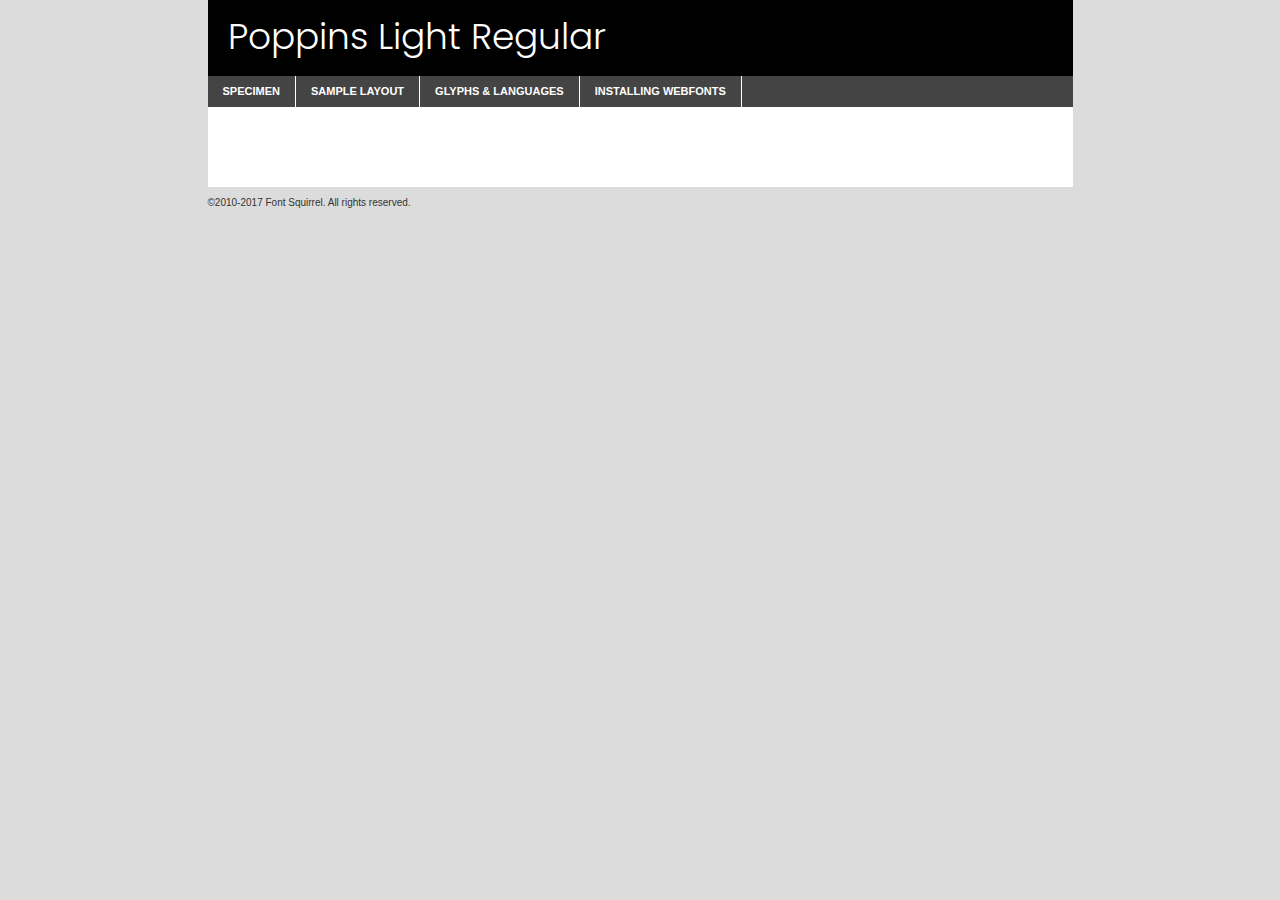
<file: test/components/fonts/poppins-light-demo.html>
<!DOCTYPE html PUBLIC "-//W3C//DTD XHTML 1.0 Transitional//EN"
	"http://www.w3.org/TR/xhtml1/DTD/xhtml1-transitional.dtd">

<html xmlns="http://www.w3.org/1999/xhtml" xml:lang="en" lang="en">
<head>
	<meta http-equiv="Content-Type" content="text/html; charset=utf-8" />
	<script src="http://ajax.googleapis.com/ajax/libs/jquery/1.7.2/jquery.min.js" type="text/javascript" charset="utf-8"></script>
	<script type="text/javascript">
	(function($){$.fn.easyTabs=function(option){var param=jQuery.extend({fadeSpeed:"fast",defaultContent:1,activeClass:'active'},option);$(this).each(function(){var thisId="#"+this.id;if(param.defaultContent==''){param.defaultContent=1;}
	if(typeof param.defaultContent=="number")
	{var defaultTab=$(thisId+" .tabs li:eq("+(param.defaultContent-1)+") a").attr('href').substr(1);}else{var defaultTab=param.defaultContent;}
	$(thisId+" .tabs li a").each(function(){var tabToHide=$(this).attr('href').substr(1);$("#"+tabToHide).addClass('easytabs-tab-content');});hideAll();changeContent(defaultTab);function hideAll(){$(thisId+" .easytabs-tab-content").hide();}
	function changeContent(tabId){hideAll();$(thisId+" .tabs li").removeClass(param.activeClass);$(thisId+" .tabs li a[href=#"+tabId+"]").closest('li').addClass(param.activeClass);if(param.fadeSpeed!="none")
	{$(thisId+" #"+tabId).fadeIn(param.fadeSpeed);}else{$(thisId+" #"+tabId).show();}}
	$(thisId+" .tabs li").click(function(){var tabId=$(this).find('a').attr('href').substr(1);changeContent(tabId);return false;});});}})(jQuery);
	</script>
	<link rel="stylesheet" href="specimen_files/specimen_stylesheet.css" type="text/css" charset="utf-8" />
	<link rel="stylesheet" href="stylesheet.css" type="text/css" charset="utf-8" />

	<style type="text/css">
					body{
				font-family: 'poppinslight';
							}
		</style>

	<title>Poppins Light Regular Specimen</title>
	
	
	<script type="text/javascript" charset="utf-8">
		$(document).ready(function() {
			$('#container').easyTabs({defaultContent:1});
		});
	</script>
</head>

<body>
<div id="container">
	<div id="header">
		Poppins Light Regular	</div>
	<ul class="tabs">
		<li><a href="#specimen">Specimen</a></li>
		<li><a href="#layout">Sample Layout</a></li>
				<li><a href="#glyphs">Glyphs &amp; Languages</a></li>
		<li><a href="#installing">Installing Webfonts</a></li>
		
	</ul>
	
	<div id="main_content">

		
			<div id="specimen">
		
				<div class="section">
					<div class="grid12 firstcol">
						<div class="huge">AaBb</div>
					</div>
				</div>
		
				<div class="section">
					<div class="glyph_range">A&#x200B;B&#x200b;C&#x200b;D&#x200b;E&#x200b;F&#x200b;G&#x200b;H&#x200b;I&#x200b;J&#x200b;K&#x200b;L&#x200b;M&#x200b;N&#x200b;O&#x200b;P&#x200b;Q&#x200b;R&#x200b;S&#x200b;T&#x200b;U&#x200b;V&#x200b;W&#x200b;X&#x200b;Y&#x200b;Z&#x200b;a&#x200b;b&#x200b;c&#x200b;d&#x200b;e&#x200b;f&#x200b;g&#x200b;h&#x200b;i&#x200b;j&#x200b;k&#x200b;l&#x200b;m&#x200b;n&#x200b;o&#x200b;p&#x200b;q&#x200b;r&#x200b;s&#x200b;t&#x200b;u&#x200b;v&#x200b;w&#x200b;x&#x200b;y&#x200b;z&#x200b;1&#x200b;2&#x200b;3&#x200b;4&#x200b;5&#x200b;6&#x200b;7&#x200b;8&#x200b;9&#x200b;0&#x200b;&amp;&#x200b;.&#x200b;,&#x200b;?&#x200b;!&#x200b;&#64;&#x200b;(&#x200b;)&#x200b;#&#x200b;$&#x200b;%&#x200b;*&#x200b;+&#x200b;-&#x200b;=&#x200b;:&#x200b;;</div>
				</div>
				<div class="section">
					<div class="grid12 firstcol">
						<table class="sample_table">
							<tr><td>10</td><td class="size10">abcdefghijklmnopqrstuvwxyzABCDEFGHIJKLMNOPQRSTUVWXYZ0123456789abcdefghijklmnopqrstuvwxyzABCDEFGHIJKLMNOPQRSTUVWXYZ0123456789abcdefghijklmnopqrstuvwxyzABCDEFGHIJKLMNOPQRSTUVWXYZ</td></tr>
							<tr><td>11</td><td class="size11">abcdefghijklmnopqrstuvwxyzABCDEFGHIJKLMNOPQRSTUVWXYZ0123456789abcdefghijklmnopqrstuvwxyzABCDEFGHIJKLMNOPQRSTUVWXYZ0123456789abcdefghijklmnopqrstuvwxyzABCDEFGHIJKLMNOPQRSTUVWXYZ</td></tr>
							<tr><td>12</td><td class="size12">abcdefghijklmnopqrstuvwxyzABCDEFGHIJKLMNOPQRSTUVWXYZ0123456789abcdefghijklmnopqrstuvwxyzABCDEFGHIJKLMNOPQRSTUVWXYZ0123456789abcdefghijklmnopqrstuvwxyzABCDEFGHIJKLMNOPQRSTUVWXYZ</td></tr>
							<tr><td>13</td><td class="size13">abcdefghijklmnopqrstuvwxyzABCDEFGHIJKLMNOPQRSTUVWXYZ0123456789abcdefghijklmnopqrstuvwxyzABCDEFGHIJKLMNOPQRSTUVWXYZ0123456789abcdefghijklmnopqrstuvwxyzABCDEFGHIJKLMNOPQRSTUVWXYZ</td></tr>
							<tr><td>14</td><td class="size14">abcdefghijklmnopqrstuvwxyzABCDEFGHIJKLMNOPQRSTUVWXYZ0123456789abcdefghijklmnopqrstuvwxyzABCDEFGHIJKLMNOPQRSTUVWXYZ0123456789abcdefghijklmnopqrstuvwxyzABCDEFGHIJKLMNOPQRSTUVWXYZ</td></tr>
							<tr><td>16</td><td class="size16">abcdefghijklmnopqrstuvwxyzABCDEFGHIJKLMNOPQRSTUVWXYZ0123456789abcdefghijklmnopqrstuvwxyzABCDEFGHIJKLMNOPQRSTUVWXYZ</td></tr>
							<tr><td>18</td><td class="size18">abcdefghijklmnopqrstuvwxyzABCDEFGHIJKLMNOPQRSTUVWXYZ0123456789abcdefghijklmnopqrstuvwxyzABCDEFGHIJKLMNOPQRSTUVWXYZ</td></tr>
							<tr><td>20</td><td class="size20">abcdefghijklmnopqrstuvwxyzABCDEFGHIJKLMNOPQRSTUVWXYZ0123456789abcdefghijklmnopqrstuvwxyzABCDEFGHIJKLMNOPQRSTUVWXYZ</td></tr>
							<tr><td>24</td><td class="size24">abcdefghijklmnopqrstuvwxyzABCDEFGHIJKLMNOPQRSTUVWXYZ0123456789abcdefghijklmnopqrstuvwxyzABCDEFGHIJKLMNOPQRSTUVWXYZ</td></tr>
							<tr><td>30</td><td class="size30">abcdefghijklmnopqrstuvwxyzABCDEFGHIJKLMNOPQRSTUVWXYZ0123456789abcdefghijklmnopqrstuvwxyzABCDEFGHIJKLMNOPQRSTUVWXYZ</td></tr>
							<tr><td>36</td><td class="size36">abcdefghijklmnopqrstuvwxyzABCDEFGHIJKLMNOPQRSTUVWXYZ0123456789abcdefghijklmnopqrstuvwxyzABCDEFGHIJKLMNOPQRSTUVWXYZ</td></tr>
							<tr><td>48</td><td class="size48">abcdefghijklmnopqrstuvwxyzABCDEFGHIJKLMNOPQRSTUVWXYZ0123456789abcdefghijklmnopqrstuvwxyzABCDEFGHIJKLMNOPQRSTUVWXYZ</td></tr>
							<tr><td>60</td><td class="size60">abcdefghijklmnopqrstuvwxyzABCDEFGHIJKLMNOPQRSTUVWXYZ0123456789abcdefghijklmnopqrstuvwxyzABCDEFGHIJKLMNOPQRSTUVWXYZ</td></tr>
							<tr><td>72</td><td class="size72">abcdefghijklmnopqrstuvwxyzABCDEFGHIJKLMNOPQRSTUVWXYZ0123456789abcdefghijklmnopqrstuvwxyzABCDEFGHIJKLMNOPQRSTUVWXYZ</td></tr>
							<tr><td>90</td><td class="size90">abcdefghijklmnopqrstuvwxyzABCDEFGHIJKLMNOPQRSTUVWXYZ0123456789abcdefghijklmnopqrstuvwxyzABCDEFGHIJKLMNOPQRSTUVWXYZ</td></tr>
						</table>
				
					</div>
			
				</div>
		
		
		
								<div class="section" id="bodycomparison">


										<div id="xheight">
				<div class="fontbody">&#x25FC;&#x25FC;&#x25FC;&#x25FC;&#x25FC;&#x25FC;&#x25FC;&#x25FC;&#x25FC;&#x25FC;&#x25FC;&#x25FC;&#x25FC;&#x25FC;&#x25FC;&#x25FC;&#x25FC;&#x25FC;&#x25FC;&#x25FC;&#x25FC;&#x25FC;&#x25FC;&#x25FC;&#x25FC;&#x25FC;&#x25FC;&#x25FC;&#x25FC;&#x25FC;&#x25FC;&#x25FC;&#x25FC;&#x25FC;&#x25FC;&#x25FC;&#x25FC;&#x25FC;&#x25FC;&#x25FC;&#x25FC;&#x25FC;&#x25FC;&#x25FC;&#x25FC;&#x25FC;&#x25FC;&#x25FC;&#x25FC;&#x25FC;&#x25FC;&#x25FC;&#x25FC;&#x25FC;&#x25FC;&#x25FC;&#x25FC;&#x25FC;&#x25FC;&#x25FC;&#x25FC;&#x25FC;&#x25FC;&#x25FC;&#x25FC;&#x25FC;&#x25FC;&#x25FC;&#x25FC;&#x25FC;&#x25FC;&#x25FC;&#x25FC;&#x25FC;&#x25FC;&#x25FC;&#x25FC;&#x25FC;&#x25FC;&#x25FC;&#x25FC;&#x25FC;&#x25FC;&#x25FC;&#x25FC;&#x25FC;&#x25FC;&#x25FC;&#x25FC;&#x25FC;&#x25FC;&#x25FC;&#x25FC;&#x25FC;&#x25FC;&#x25FC;&#x25FC;&#x25FC;&#x25FC;body</div><div class="arialbody">body</div><div class="verdanabody">body</div><div class="georgiabody">body</div></div>
										<div class="fontbody" style="z-index:1">
											body<span>Poppins Light Regular</span>
										</div>
										<div class="arialbody" style="z-index:1">
											body<span>Arial</span>
										</div>
										<div class="verdanabody" style="z-index:1">
											body<span>Verdana</span>
										</div>
										<div class="georgiabody" style="z-index:1">
											body<span>Georgia</span>
										</div>



								</div>
		
		
				<div class="section psample psample_row1" id="">
					
					<div class="grid2 firstcol">
						<p class="size10"><span>10.</span>Aenean lacinia bibendum nulla sed consectetur. Fusce dapibus, tellus ac cursus commodo, tortor mauris condimentum nibh, ut fermentum massa justo sit amet risus. Nullam id dolor id nibh ultricies vehicula ut id elit. Cum sociis natoque penatibus et magnis dis parturient montes, nascetur ridiculus mus. Nulla vitae elit libero, a pharetra augue.</p>
			
					</div>
					<div class="grid3">
						<p class="size11"><span>11.</span>Aenean lacinia bibendum nulla sed consectetur. Fusce dapibus, tellus ac cursus commodo, tortor mauris condimentum nibh, ut fermentum massa justo sit amet risus. Nullam id dolor id nibh ultricies vehicula ut id elit. Cum sociis natoque penatibus et magnis dis parturient montes, nascetur ridiculus mus. Nulla vitae elit libero, a pharetra augue.</p>
			
					</div>
					<div class="grid3">
						<p class="size12"><span>12.</span>Aenean lacinia bibendum nulla sed consectetur. Fusce dapibus, tellus ac cursus commodo, tortor mauris condimentum nibh, ut fermentum massa justo sit amet risus. Nullam id dolor id nibh ultricies vehicula ut id elit. Cum sociis natoque penatibus et magnis dis parturient montes, nascetur ridiculus mus. Nulla vitae elit libero, a pharetra augue.</p>
			
					</div>
					<div class="grid4">
						<p class="size13"><span>13.</span>Aenean lacinia bibendum nulla sed consectetur. Fusce dapibus, tellus ac cursus commodo, tortor mauris condimentum nibh, ut fermentum massa justo sit amet risus. Nullam id dolor id nibh ultricies vehicula ut id elit. Cum sociis natoque penatibus et magnis dis parturient montes, nascetur ridiculus mus. Nulla vitae elit libero, a pharetra augue.</p>
			
					</div>
					<div class="white_blend"></div>
					
				</div>
				<div class="section psample psample_row2" id="">
					<div class="grid3 firstcol">
						<p class="size14"><span>14.</span>Aenean lacinia bibendum nulla sed consectetur. Fusce dapibus, tellus ac cursus commodo, tortor mauris condimentum nibh, ut fermentum massa justo sit amet risus. Nullam id dolor id nibh ultricies vehicula ut id elit. Cum sociis natoque penatibus et magnis dis parturient montes, nascetur ridiculus mus. Nulla vitae elit libero, a pharetra augue.</p>
			
					</div>
					<div class="grid4">
						<p class="size16"><span>16.</span>Aenean lacinia bibendum nulla sed consectetur. Fusce dapibus, tellus ac cursus commodo, tortor mauris condimentum nibh, ut fermentum massa justo sit amet risus. Nullam id dolor id nibh ultricies vehicula ut id elit. Cum sociis natoque penatibus et magnis dis parturient montes, nascetur ridiculus mus. Nulla vitae elit libero, a pharetra augue.</p>
			
					</div>
					<div class="grid5">
						<p class="size18"><span>18.</span>Aenean lacinia bibendum nulla sed consectetur. Fusce dapibus, tellus ac cursus commodo, tortor mauris condimentum nibh, ut fermentum massa justo sit amet risus. Nullam id dolor id nibh ultricies vehicula ut id elit. Cum sociis natoque penatibus et magnis dis parturient montes, nascetur ridiculus mus. Nulla vitae elit libero, a pharetra augue.</p>
			
					</div>

					<div class="white_blend"></div>

				</div>
				
				<div class="section psample psample_row3" id="">
					<div class="grid5 firstcol">
						<p class="size20"><span>20.</span>Aenean lacinia bibendum nulla sed consectetur. Fusce dapibus, tellus ac cursus commodo, tortor mauris condimentum nibh, ut fermentum massa justo sit amet risus. Nullam id dolor id nibh ultricies vehicula ut id elit. Cum sociis natoque penatibus et magnis dis parturient montes, nascetur ridiculus mus. Nulla vitae elit libero, a pharetra augue.</p>
					</div>
					<div class="grid7">
						<p class="size24"><span>24.</span>Aenean lacinia bibendum nulla sed consectetur. Fusce dapibus, tellus ac cursus commodo, tortor mauris condimentum nibh, ut fermentum massa justo sit amet risus. Nullam id dolor id nibh ultricies vehicula ut id elit. Cum sociis natoque penatibus et magnis dis parturient montes, nascetur ridiculus mus. Nulla vitae elit libero, a pharetra augue.</p>
					</div>
					
					<div class="white_blend"></div>
					
				</div>
				
				<div class="section psample psample_row4" id="">
					<div class="grid12 firstcol">
						<p class="size30"><span>30.</span>Aenean lacinia bibendum nulla sed consectetur. Fusce dapibus, tellus ac cursus commodo, tortor mauris condimentum nibh, ut fermentum massa justo sit amet risus. Nullam id dolor id nibh ultricies vehicula ut id elit. Cum sociis natoque penatibus et magnis dis parturient montes, nascetur ridiculus mus. Nulla vitae elit libero, a pharetra augue.</p>
					</div>
					<div class="white_blend"></div>
					
				</div>
				
				
				
				<div class="section psample psample_row1 fullreverse">
					<div class="grid2 firstcol">
						<p class="size10"><span>10.</span>Aenean lacinia bibendum nulla sed consectetur. Fusce dapibus, tellus ac cursus commodo, tortor mauris condimentum nibh, ut fermentum massa justo sit amet risus. Nullam id dolor id nibh ultricies vehicula ut id elit. Cum sociis natoque penatibus et magnis dis parturient montes, nascetur ridiculus mus. Nulla vitae elit libero, a pharetra augue.</p>
			
					</div>
					<div class="grid3">
						<p class="size11"><span>11.</span>Aenean lacinia bibendum nulla sed consectetur. Fusce dapibus, tellus ac cursus commodo, tortor mauris condimentum nibh, ut fermentum massa justo sit amet risus. Nullam id dolor id nibh ultricies vehicula ut id elit. Cum sociis natoque penatibus et magnis dis parturient montes, nascetur ridiculus mus. Nulla vitae elit libero, a pharetra augue.</p>
			
					</div>
					<div class="grid3">
						<p class="size12"><span>12.</span>Aenean lacinia bibendum nulla sed consectetur. Fusce dapibus, tellus ac cursus commodo, tortor mauris condimentum nibh, ut fermentum massa justo sit amet risus. Nullam id dolor id nibh ultricies vehicula ut id elit. Cum sociis natoque penatibus et magnis dis parturient montes, nascetur ridiculus mus. Nulla vitae elit libero, a pharetra augue.</p>
			
					</div>
					<div class="grid4">
						<p class="size13"><span>13.</span>Aenean lacinia bibendum nulla sed consectetur. Fusce dapibus, tellus ac cursus commodo, tortor mauris condimentum nibh, ut fermentum massa justo sit amet risus. Nullam id dolor id nibh ultricies vehicula ut id elit. Cum sociis natoque penatibus et magnis dis parturient montes, nascetur ridiculus mus. Nulla vitae elit libero, a pharetra augue.</p>
			
					</div>
					<div class="black_blend"></div>
					
				</div>
				
				<div class="section psample psample_row2 fullreverse">
					<div class="grid3 firstcol">
						<p class="size14"><span>14.</span>Aenean lacinia bibendum nulla sed consectetur. Fusce dapibus, tellus ac cursus commodo, tortor mauris condimentum nibh, ut fermentum massa justo sit amet risus. Nullam id dolor id nibh ultricies vehicula ut id elit. Cum sociis natoque penatibus et magnis dis parturient montes, nascetur ridiculus mus. Nulla vitae elit libero, a pharetra augue.</p>
			
					</div>
					<div class="grid4">
						<p class="size16"><span>16.</span>Aenean lacinia bibendum nulla sed consectetur. Fusce dapibus, tellus ac cursus commodo, tortor mauris condimentum nibh, ut fermentum massa justo sit amet risus. Nullam id dolor id nibh ultricies vehicula ut id elit. Cum sociis natoque penatibus et magnis dis parturient montes, nascetur ridiculus mus. Nulla vitae elit libero, a pharetra augue.</p>
			
					</div>
					<div class="grid5">
						<p class="size18"><span>18.</span>Aenean lacinia bibendum nulla sed consectetur. Fusce dapibus, tellus ac cursus commodo, tortor mauris condimentum nibh, ut fermentum massa justo sit amet risus. Nullam id dolor id nibh ultricies vehicula ut id elit. Cum sociis natoque penatibus et magnis dis parturient montes, nascetur ridiculus mus. Nulla vitae elit libero, a pharetra augue.</p>
			
					</div>
					<div class="black_blend"></div>

				</div>
				
				<div class="section psample fullreverse psample_row3" id="">
					<div class="grid5 firstcol">
						<p class="size20"><span>20.</span>Aenean lacinia bibendum nulla sed consectetur. Fusce dapibus, tellus ac cursus commodo, tortor mauris condimentum nibh, ut fermentum massa justo sit amet risus. Nullam id dolor id nibh ultricies vehicula ut id elit. Cum sociis natoque penatibus et magnis dis parturient montes, nascetur ridiculus mus. Nulla vitae elit libero, a pharetra augue.</p>
					</div>
					<div class="grid7">
						<p class="size24"><span>24.</span>Aenean lacinia bibendum nulla sed consectetur. Fusce dapibus, tellus ac cursus commodo, tortor mauris condimentum nibh, ut fermentum massa justo sit amet risus. Nullam id dolor id nibh ultricies vehicula ut id elit. Cum sociis natoque penatibus et magnis dis parturient montes, nascetur ridiculus mus. Nulla vitae elit libero, a pharetra augue.</p>
					</div>
					
					<div class="black_blend"></div>
					
				</div>
				
				<div class="section psample fullreverse psample_row4" id="" style="border-bottom: 20px #000 solid;">
					<div class="grid12 firstcol">
						<p class="size30"><span>30.</span>Aenean lacinia bibendum nulla sed consectetur. Fusce dapibus, tellus ac cursus commodo, tortor mauris condimentum nibh, ut fermentum massa justo sit amet risus. Nullam id dolor id nibh ultricies vehicula ut id elit. Cum sociis natoque penatibus et magnis dis parturient montes, nascetur ridiculus mus. Nulla vitae elit libero, a pharetra augue.</p>
					</div>
					<div class="black_blend"></div>
					
				</div>
				
				
				
				
			</div>
			
			<div id="layout">
				
				<div class="section">
					
					<div class="grid12 firstcol">
						<h1>Lorem Ipsum Dolor</h1>
						<h2>Etiam porta sem malesuada magna mollis euismod</h2>
						
						<p class="byline">By <a href="#link">Aenean Lacinia</a></p>
					</div>
				</div>
				<div class="section">
					<div class="grid8 firstcol">
						<p class="large">Donec sed odio dui. Morbi leo risus, porta ac consectetur ac, vestibulum at eros. Fusce dapibus, tellus ac cursus commodo, tortor mauris condimentum nibh, ut fermentum massa justo sit amet risus. </p>

						
						<h3>Pellentesque ornare sem</h3>

						<p>Maecenas sed diam eget risus varius blandit sit amet non magna. Maecenas faucibus mollis interdum. Donec ullamcorper nulla non metus auctor fringilla. Nullam id dolor id nibh ultricies vehicula ut id elit. Nullam id dolor id nibh ultricies vehicula ut id elit. </p>

						<p>Aenean eu leo quam. Pellentesque ornare sem lacinia quam venenatis vestibulum. Lorem ipsum dolor sit amet, consectetur adipiscing elit. Cum sociis natoque penatibus et magnis dis parturient montes, nascetur ridiculus mus. </p>

						<p>Nulla vitae elit libero, a pharetra augue. Praesent commodo cursus magna, vel scelerisque nisl consectetur et. Aenean lacinia bibendum nulla sed consectetur. </p>

						<p>Nullam quis risus eget urna mollis ornare vel eu leo. Nullam quis risus eget urna mollis ornare vel eu leo. Maecenas sed diam eget risus varius blandit sit amet non magna. Donec ullamcorper nulla non metus auctor fringilla. </p>

						<h3>Cras mattis consectetur</h3>

						<p>Aenean eu leo quam. Pellentesque ornare sem lacinia quam venenatis vestibulum. Aenean lacinia bibendum nulla sed consectetur. Integer posuere erat a ante venenatis dapibus posuere velit aliquet. Cras mattis consectetur purus sit amet fermentum. </p>

						<p>Nullam id dolor id nibh ultricies vehicula ut id elit. Nullam quis risus eget urna mollis ornare vel eu leo. Cras mattis consectetur purus sit amet fermentum.</p>
					</div>
					
					<div class="grid4 sidebar">
						
						<div class="box reverse">
							<p class="last">Nullam quis risus eget urna mollis ornare vel eu leo. Donec ullamcorper nulla non metus auctor fringilla. Cras mattis consectetur purus sit amet fermentum. Sed posuere consectetur est at lobortis. Lorem ipsum dolor sit amet, consectetur adipiscing elit. </p>
						</div>
						
						<p class="caption">Maecenas sed diam eget risus varius.</p>

						<p>Vestibulum id ligula porta felis euismod semper. Integer posuere erat a ante venenatis dapibus posuere velit aliquet. Vestibulum id ligula porta felis euismod semper. Sed posuere consectetur est at lobortis. Maecenas sed diam eget risus varius blandit sit amet non magna. Fusce dapibus, tellus ac cursus commodo, tortor mauris condimentum nibh, ut fermentum massa justo sit amet risus. </p>

					

						<p>Duis mollis, est non commodo luctus, nisi erat porttitor ligula, eget lacinia odio sem nec elit. Aenean lacinia bibendum nulla sed consectetur. Vivamus sagittis lacus vel augue laoreet rutrum faucibus dolor auctor. Aenean lacinia bibendum nulla sed consectetur. Nullam quis risus eget urna mollis ornare vel eu leo. </p>

						<p>Praesent commodo cursus magna, vel scelerisque nisl consectetur et. Donec ullamcorper nulla non metus auctor fringilla. Maecenas faucibus mollis interdum. Fusce dapibus, tellus ac cursus commodo, tortor mauris condimentum nibh, ut fermentum massa justo sit amet risus. </p>

					</div>
				</div>
				
			</div>


			



		<div id="glyphs">
			<div class="section">
				<div class="grid12 firstcol">
			
				<h1>Language Support</h1>
				<p>The subset of Poppins Light Regular in this kit supports the following languages:<br />
			
					English, Arrernte, Bislama, Cebuano, Fijian, Gilbertese, Hmong, Ibanag, Iloko_ilokano, Interglossa_glosa, Interlingua, Lojban, Manx, Norfolk_pitcairnese, Oromo, Rotokas, Samoan, Sardinian, Seychelles_creole, Shona, Somali, Southern_ndebele, Swahili, Swati_swazi, Tok_pisin, Warlpiri, Xhosa, Zulu, Latinbasic, Demo				</p>
				<h1>Glyph Chart</h1>
				<p>The subset of Poppins Light Regular in this kit includes all the glyphs listed below. Unicode entities are included above each glyph to help you insert individual characters into your layout.</p>
				<div id="glyph_chart">
			
																														 <div><p>&amp;#13;</p>&#13;</div>
																				 <div><p>&amp;#32;</p>&#32;</div>
																				 <div><p>&amp;#33;</p>&#33;</div>
																				 <div><p>&amp;#34;</p>&#34;</div>
																				 <div><p>&amp;#35;</p>&#35;</div>
																				 <div><p>&amp;#36;</p>&#36;</div>
																				 <div><p>&amp;#37;</p>&#37;</div>
																				 <div><p>&amp;#38;</p>&#38;</div>
																				 <div><p>&amp;#39;</p>&#39;</div>
																				 <div><p>&amp;#40;</p>&#40;</div>
																				 <div><p>&amp;#41;</p>&#41;</div>
																				 <div><p>&amp;#42;</p>&#42;</div>
																				 <div><p>&amp;#43;</p>&#43;</div>
																				 <div><p>&amp;#44;</p>&#44;</div>
																				 <div><p>&amp;#46;</p>&#46;</div>
																				 <div><p>&amp;#47;</p>&#47;</div>
																				 <div><p>&amp;#48;</p>&#48;</div>
																				 <div><p>&amp;#49;</p>&#49;</div>
																				 <div><p>&amp;#50;</p>&#50;</div>
																				 <div><p>&amp;#51;</p>&#51;</div>
																				 <div><p>&amp;#52;</p>&#52;</div>
																				 <div><p>&amp;#53;</p>&#53;</div>
																				 <div><p>&amp;#54;</p>&#54;</div>
																				 <div><p>&amp;#55;</p>&#55;</div>
																				 <div><p>&amp;#56;</p>&#56;</div>
																				 <div><p>&amp;#57;</p>&#57;</div>
																				 <div><p>&amp;#60;</p>&#60;</div>
																				 <div><p>&amp;#61;</p>&#61;</div>
																				 <div><p>&amp;#62;</p>&#62;</div>
																				 <div><p>&amp;#63;</p>&#63;</div>
																				 <div><p>&amp;#64;</p>&#64;</div>
																				 <div><p>&amp;#65;</p>&#65;</div>
																				 <div><p>&amp;#66;</p>&#66;</div>
																				 <div><p>&amp;#67;</p>&#67;</div>
																				 <div><p>&amp;#68;</p>&#68;</div>
																				 <div><p>&amp;#69;</p>&#69;</div>
																				 <div><p>&amp;#70;</p>&#70;</div>
																				 <div><p>&amp;#71;</p>&#71;</div>
																				 <div><p>&amp;#72;</p>&#72;</div>
																				 <div><p>&amp;#73;</p>&#73;</div>
																				 <div><p>&amp;#74;</p>&#74;</div>
																				 <div><p>&amp;#75;</p>&#75;</div>
																				 <div><p>&amp;#76;</p>&#76;</div>
																				 <div><p>&amp;#77;</p>&#77;</div>
																				 <div><p>&amp;#78;</p>&#78;</div>
																				 <div><p>&amp;#79;</p>&#79;</div>
																				 <div><p>&amp;#80;</p>&#80;</div>
																				 <div><p>&amp;#81;</p>&#81;</div>
																				 <div><p>&amp;#82;</p>&#82;</div>
																				 <div><p>&amp;#83;</p>&#83;</div>
																				 <div><p>&amp;#84;</p>&#84;</div>
																				 <div><p>&amp;#85;</p>&#85;</div>
																				 <div><p>&amp;#86;</p>&#86;</div>
																				 <div><p>&amp;#87;</p>&#87;</div>
																				 <div><p>&amp;#88;</p>&#88;</div>
																				 <div><p>&amp;#89;</p>&#89;</div>
																				 <div><p>&amp;#90;</p>&#90;</div>
																				 <div><p>&amp;#91;</p>&#91;</div>
																				 <div><p>&amp;#92;</p>&#92;</div>
																				 <div><p>&amp;#93;</p>&#93;</div>
																				 <div><p>&amp;#94;</p>&#94;</div>
																				 <div><p>&amp;#95;</p>&#95;</div>
																				 <div><p>&amp;#96;</p>&#96;</div>
																				 <div><p>&amp;#97;</p>&#97;</div>
																				 <div><p>&amp;#98;</p>&#98;</div>
																				 <div><p>&amp;#99;</p>&#99;</div>
																				 <div><p>&amp;#100;</p>&#100;</div>
																				 <div><p>&amp;#101;</p>&#101;</div>
																				 <div><p>&amp;#102;</p>&#102;</div>
																				 <div><p>&amp;#103;</p>&#103;</div>
																				 <div><p>&amp;#104;</p>&#104;</div>
																				 <div><p>&amp;#105;</p>&#105;</div>
																				 <div><p>&amp;#106;</p>&#106;</div>
																				 <div><p>&amp;#107;</p>&#107;</div>
																				 <div><p>&amp;#108;</p>&#108;</div>
																				 <div><p>&amp;#109;</p>&#109;</div>
																				 <div><p>&amp;#110;</p>&#110;</div>
																				 <div><p>&amp;#111;</p>&#111;</div>
																				 <div><p>&amp;#112;</p>&#112;</div>
																				 <div><p>&amp;#113;</p>&#113;</div>
																				 <div><p>&amp;#114;</p>&#114;</div>
																				 <div><p>&amp;#115;</p>&#115;</div>
																				 <div><p>&amp;#116;</p>&#116;</div>
																				 <div><p>&amp;#117;</p>&#117;</div>
																				 <div><p>&amp;#118;</p>&#118;</div>
																				 <div><p>&amp;#119;</p>&#119;</div>
																				 <div><p>&amp;#120;</p>&#120;</div>
																				 <div><p>&amp;#121;</p>&#121;</div>
																				 <div><p>&amp;#122;</p>&#122;</div>
																				 <div><p>&amp;#123;</p>&#123;</div>
																				 <div><p>&amp;#124;</p>&#124;</div>
																				 <div><p>&amp;#125;</p>&#125;</div>
																				 <div><p>&amp;#126;</p>&#126;</div>
																				 <div><p>&amp;#160;</p>&#160;</div>
																				 <div><p>&amp;#161;</p>&#161;</div>
																				 <div><p>&amp;#162;</p>&#162;</div>
																				 <div><p>&amp;#163;</p>&#163;</div>
																				 <div><p>&amp;#164;</p>&#164;</div>
																				 <div><p>&amp;#165;</p>&#165;</div>
																				 <div><p>&amp;#166;</p>&#166;</div>
																				 <div><p>&amp;#167;</p>&#167;</div>
																				 <div><p>&amp;#168;</p>&#168;</div>
																				 <div><p>&amp;#169;</p>&#169;</div>
																				 <div><p>&amp;#170;</p>&#170;</div>
																				 <div><p>&amp;#171;</p>&#171;</div>
																				 <div><p>&amp;#172;</p>&#172;</div>
																				 <div><p>&amp;#174;</p>&#174;</div>
																				 <div><p>&amp;#175;</p>&#175;</div>
																				 <div><p>&amp;#176;</p>&#176;</div>
																				 <div><p>&amp;#177;</p>&#177;</div>
																				 <div><p>&amp;#178;</p>&#178;</div>
																				 <div><p>&amp;#179;</p>&#179;</div>
																				 <div><p>&amp;#180;</p>&#180;</div>
																				 <div><p>&amp;#181;</p>&#181;</div>
																				 <div><p>&amp;#182;</p>&#182;</div>
																				 <div><p>&amp;#184;</p>&#184;</div>
																				 <div><p>&amp;#185;</p>&#185;</div>
																				 <div><p>&amp;#186;</p>&#186;</div>
																				 <div><p>&amp;#187;</p>&#187;</div>
																				 <div><p>&amp;#188;</p>&#188;</div>
																				 <div><p>&amp;#189;</p>&#189;</div>
																				 <div><p>&amp;#190;</p>&#190;</div>
																				 <div><p>&amp;#191;</p>&#191;</div>
																				 <div><p>&amp;#198;</p>&#198;</div>
																				 <div><p>&amp;#199;</p>&#199;</div>
																				 <div><p>&amp;#208;</p>&#208;</div>
																				 <div><p>&amp;#215;</p>&#215;</div>
																				 <div><p>&amp;#216;</p>&#216;</div>
																				 <div><p>&amp;#222;</p>&#222;</div>
																				 <div><p>&amp;#223;</p>&#223;</div>
																				 <div><p>&amp;#230;</p>&#230;</div>
																				 <div><p>&amp;#231;</p>&#231;</div>
																				 <div><p>&amp;#240;</p>&#240;</div>
																				 <div><p>&amp;#247;</p>&#247;</div>
																				 <div><p>&amp;#248;</p>&#248;</div>
																				 <div><p>&amp;#254;</p>&#254;</div>
																				 <div><p>&amp;#305;</p>&#305;</div>
																				 <div><p>&amp;#338;</p>&#338;</div>
																				 <div><p>&amp;#339;</p>&#339;</div>
																				 <div><p>&amp;#710;</p>&#710;</div>
																				 <div><p>&amp;#730;</p>&#730;</div>
																				 <div><p>&amp;#732;</p>&#732;</div>
																				 <div><p>&amp;#8192;</p>&#8192;</div>
																				 <div><p>&amp;#8193;</p>&#8193;</div>
																				 <div><p>&amp;#8194;</p>&#8194;</div>
																				 <div><p>&amp;#8195;</p>&#8195;</div>
																				 <div><p>&amp;#8196;</p>&#8196;</div>
																				 <div><p>&amp;#8197;</p>&#8197;</div>
																				 <div><p>&amp;#8198;</p>&#8198;</div>
																				 <div><p>&amp;#8199;</p>&#8199;</div>
																				 <div><p>&amp;#8200;</p>&#8200;</div>
																				 <div><p>&amp;#8201;</p>&#8201;</div>
																				 <div><p>&amp;#8202;</p>&#8202;</div>
																				 <div><p>&amp;#8211;</p>&#8211;</div>
																				 <div><p>&amp;#8212;</p>&#8212;</div>
																				 <div><p>&amp;#8216;</p>&#8216;</div>
																				 <div><p>&amp;#8217;</p>&#8217;</div>
																				 <div><p>&amp;#8218;</p>&#8218;</div>
																				 <div><p>&amp;#8220;</p>&#8220;</div>
																				 <div><p>&amp;#8221;</p>&#8221;</div>
																				 <div><p>&amp;#8222;</p>&#8222;</div>
																				 <div><p>&amp;#8226;</p>&#8226;</div>
																				 <div><p>&amp;#8239;</p>&#8239;</div>
																				 <div><p>&amp;#8249;</p>&#8249;</div>
																				 <div><p>&amp;#8250;</p>&#8250;</div>
																				 <div><p>&amp;#8287;</p>&#8287;</div>
																				 <div><p>&amp;#8364;</p>&#8364;</div>
																				 <div><p>&amp;#8482;</p>&#8482;</div>
																				 <div><p>&amp;#8722;</p>&#8722;</div>
																				 <div><p>&amp;#9724;</p>&#9724;</div>
																				 <div><p>&amp;#64257;</p>&#64257;</div>
																																																</div>	
				</div>
		
		
			</div>
		</div>
		
		
		<div id="specs">
			
		</div>
	
		<div id="installing">
			<div class="section">
				<div class="grid7 firstcol">
					<h1>Installing Webfonts</h1>
					
					<p>Webfonts are supported by all major browser platforms but not all in the same way. There are currently four different font formats that must be included in order to target all browsers. This includes TTF, WOFF, EOT and SVG.</p>
					
					<h2>1. Upload your webfonts</h2>
					<p>You must upload your webfont kit to your website. They should be in or near the same directory as your CSS files.</p>
					
					<h2>2. Include the webfont stylesheet</h2>
					<p>A special CSS @font-face declaration helps the various browsers select the appropriate font it needs without causing you a bunch of headaches. Learn more about this syntax by reading the <a href="https://www.fontspring.com/blog/further-hardening-of-the-bulletproof-syntax">Fontspring blog post</a> about it. The code for it is as follows:</p>


<code>
@font-face{ 
	font-family: 'MyWebFont';
	src: url('WebFont.eot');
	src: url('WebFont.eot?#iefix') format('embedded-opentype'),
	     url('WebFont.woff') format('woff'),
	     url('WebFont.ttf') format('truetype'),
	     url('WebFont.svg#webfont') format('svg');
}
</code>

	<p>We've already gone ahead and generated the code for you. All you have to do is link to the stylesheet in your HTML, like this:</p>
	<code>&lt;link rel=&quot;stylesheet&quot; href=&quot;stylesheet.css&quot; type=&quot;text/css&quot; charset=&quot;utf-8&quot; /&gt;</code>

					<h2>3. Modify your own stylesheet</h2>
					<p>To take advantage of your new fonts, you must tell your stylesheet to use them. Look at the original @font-face declaration above and find the property called "font-family." The name linked there will be what you use to reference the font. Prepend that webfont name to the font stack in the "font-family" property, inside the selector you want to change. For example:</p>
<code>p { font-family: 'WebFont', Arial, sans-serif; }</code>

<h2>4. Test</h2>
<p>Getting webfonts to work cross-browser <em>can</em> be tricky. Use the information in the sidebar to help you if you find that fonts aren't loading in a particular browser.</p>
				</div>
				
				<div class="grid5 sidebar">
					<div class="box">
						<h2>Troubleshooting<br />Font-Face Problems</h2>
						<p>Having trouble getting your webfonts to load in your new website? Here are some tips to sort out what might be the problem.</p>

						<h3>Fonts not showing in any browser</h3>

						<p>This sounds like you need to work on the plumbing. You either did not upload the fonts to the correct directory, or you did not link the fonts properly in the CSS. If you've confirmed that all this is correct and you still have a problem, take a look at your .htaccess file and see if requests are getting intercepted.</p>

						<h3>Fonts not loading in iPhone or iPad</h3>

						<p>The most common problem here is that you are serving the fonts from an IIS server. IIS refuses to serve files that have unknown MIME types. If that is the case, you must set the MIME type for SVG to "image/svg+xml" in the server settings. Follow these instructions from Microsoft if you need help.</p>

						<h3>Fonts not loading in Firefox</h3>

						<p>The primary reason for this failure? You are still using a version Firefox older than 3.5. So upgrade already! If that isn't it, then you are very likely serving fonts from a different domain. Firefox requires that all font assets be served from the same domain. Lastly it is possible that you need to add WOFF to your list of MIME types (if you are serving via IIS.)</p>

						<h3>Fonts not loading in IE</h3>

						<p>Are you looking at Internet Explorer on an actual Windows machine or are you cheating by using a service like Adobe BrowserLab? Many of these screenshot services do not render @font-face for IE. Best to test it on a real machine.</p>

						<h3>Fonts not loading in IE9</h3>

						<p>IE9, like Firefox, requires that fonts be served from the same domain as the website. Make sure that is the case.</p>
					</div>
				</div>
			</div>
			
		</div>
	
	</div>
	<div id="footer">
		<p>&copy;2010-2017 Font Squirrel. All rights reserved.</p>
	</div>
</div>
</body>
</html>
</file>
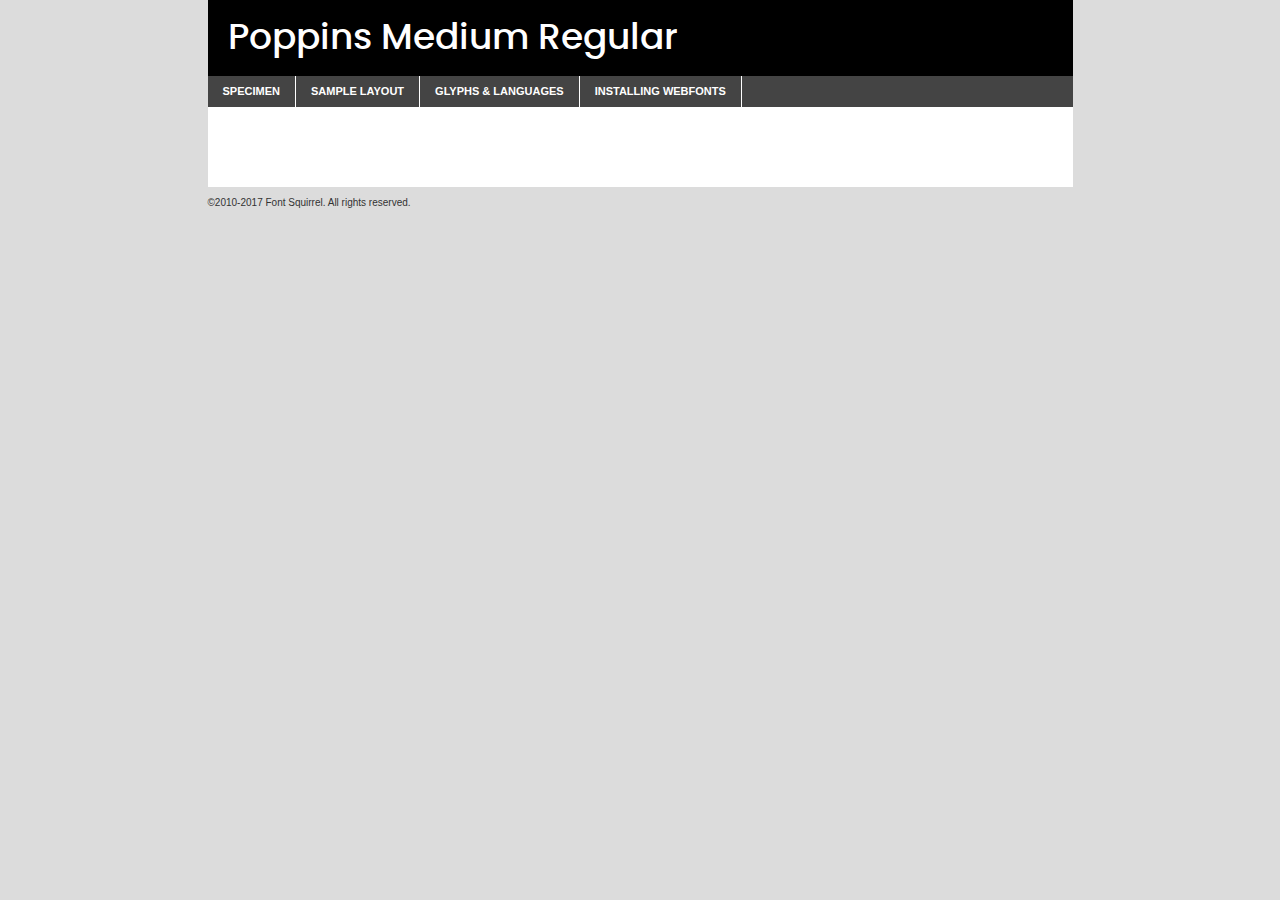
<file: test/components/fonts/poppins-medium-demo.html>
<!DOCTYPE html PUBLIC "-//W3C//DTD XHTML 1.0 Transitional//EN"
	"http://www.w3.org/TR/xhtml1/DTD/xhtml1-transitional.dtd">

<html xmlns="http://www.w3.org/1999/xhtml" xml:lang="en" lang="en">
<head>
	<meta http-equiv="Content-Type" content="text/html; charset=utf-8" />
	<script src="http://ajax.googleapis.com/ajax/libs/jquery/1.7.2/jquery.min.js" type="text/javascript" charset="utf-8"></script>
	<script type="text/javascript">
	(function($){$.fn.easyTabs=function(option){var param=jQuery.extend({fadeSpeed:"fast",defaultContent:1,activeClass:'active'},option);$(this).each(function(){var thisId="#"+this.id;if(param.defaultContent==''){param.defaultContent=1;}
	if(typeof param.defaultContent=="number")
	{var defaultTab=$(thisId+" .tabs li:eq("+(param.defaultContent-1)+") a").attr('href').substr(1);}else{var defaultTab=param.defaultContent;}
	$(thisId+" .tabs li a").each(function(){var tabToHide=$(this).attr('href').substr(1);$("#"+tabToHide).addClass('easytabs-tab-content');});hideAll();changeContent(defaultTab);function hideAll(){$(thisId+" .easytabs-tab-content").hide();}
	function changeContent(tabId){hideAll();$(thisId+" .tabs li").removeClass(param.activeClass);$(thisId+" .tabs li a[href=#"+tabId+"]").closest('li').addClass(param.activeClass);if(param.fadeSpeed!="none")
	{$(thisId+" #"+tabId).fadeIn(param.fadeSpeed);}else{$(thisId+" #"+tabId).show();}}
	$(thisId+" .tabs li").click(function(){var tabId=$(this).find('a').attr('href').substr(1);changeContent(tabId);return false;});});}})(jQuery);
	</script>
	<link rel="stylesheet" href="specimen_files/specimen_stylesheet.css" type="text/css" charset="utf-8" />
	<link rel="stylesheet" href="stylesheet.css" type="text/css" charset="utf-8" />

	<style type="text/css">
					body{
				font-family: 'poppinsmedium';
							}
		</style>

	<title>Poppins Medium Regular Specimen</title>
	
	
	<script type="text/javascript" charset="utf-8">
		$(document).ready(function() {
			$('#container').easyTabs({defaultContent:1});
		});
	</script>
</head>

<body>
<div id="container">
	<div id="header">
		Poppins Medium Regular	</div>
	<ul class="tabs">
		<li><a href="#specimen">Specimen</a></li>
		<li><a href="#layout">Sample Layout</a></li>
				<li><a href="#glyphs">Glyphs &amp; Languages</a></li>
		<li><a href="#installing">Installing Webfonts</a></li>
		
	</ul>
	
	<div id="main_content">

		
			<div id="specimen">
		
				<div class="section">
					<div class="grid12 firstcol">
						<div class="huge">AaBb</div>
					</div>
				</div>
		
				<div class="section">
					<div class="glyph_range">A&#x200B;B&#x200b;C&#x200b;D&#x200b;E&#x200b;F&#x200b;G&#x200b;H&#x200b;I&#x200b;J&#x200b;K&#x200b;L&#x200b;M&#x200b;N&#x200b;O&#x200b;P&#x200b;Q&#x200b;R&#x200b;S&#x200b;T&#x200b;U&#x200b;V&#x200b;W&#x200b;X&#x200b;Y&#x200b;Z&#x200b;a&#x200b;b&#x200b;c&#x200b;d&#x200b;e&#x200b;f&#x200b;g&#x200b;h&#x200b;i&#x200b;j&#x200b;k&#x200b;l&#x200b;m&#x200b;n&#x200b;o&#x200b;p&#x200b;q&#x200b;r&#x200b;s&#x200b;t&#x200b;u&#x200b;v&#x200b;w&#x200b;x&#x200b;y&#x200b;z&#x200b;1&#x200b;2&#x200b;3&#x200b;4&#x200b;5&#x200b;6&#x200b;7&#x200b;8&#x200b;9&#x200b;0&#x200b;&amp;&#x200b;.&#x200b;,&#x200b;?&#x200b;!&#x200b;&#64;&#x200b;(&#x200b;)&#x200b;#&#x200b;$&#x200b;%&#x200b;*&#x200b;+&#x200b;-&#x200b;=&#x200b;:&#x200b;;</div>
				</div>
				<div class="section">
					<div class="grid12 firstcol">
						<table class="sample_table">
							<tr><td>10</td><td class="size10">abcdefghijklmnopqrstuvwxyzABCDEFGHIJKLMNOPQRSTUVWXYZ0123456789abcdefghijklmnopqrstuvwxyzABCDEFGHIJKLMNOPQRSTUVWXYZ0123456789abcdefghijklmnopqrstuvwxyzABCDEFGHIJKLMNOPQRSTUVWXYZ</td></tr>
							<tr><td>11</td><td class="size11">abcdefghijklmnopqrstuvwxyzABCDEFGHIJKLMNOPQRSTUVWXYZ0123456789abcdefghijklmnopqrstuvwxyzABCDEFGHIJKLMNOPQRSTUVWXYZ0123456789abcdefghijklmnopqrstuvwxyzABCDEFGHIJKLMNOPQRSTUVWXYZ</td></tr>
							<tr><td>12</td><td class="size12">abcdefghijklmnopqrstuvwxyzABCDEFGHIJKLMNOPQRSTUVWXYZ0123456789abcdefghijklmnopqrstuvwxyzABCDEFGHIJKLMNOPQRSTUVWXYZ0123456789abcdefghijklmnopqrstuvwxyzABCDEFGHIJKLMNOPQRSTUVWXYZ</td></tr>
							<tr><td>13</td><td class="size13">abcdefghijklmnopqrstuvwxyzABCDEFGHIJKLMNOPQRSTUVWXYZ0123456789abcdefghijklmnopqrstuvwxyzABCDEFGHIJKLMNOPQRSTUVWXYZ0123456789abcdefghijklmnopqrstuvwxyzABCDEFGHIJKLMNOPQRSTUVWXYZ</td></tr>
							<tr><td>14</td><td class="size14">abcdefghijklmnopqrstuvwxyzABCDEFGHIJKLMNOPQRSTUVWXYZ0123456789abcdefghijklmnopqrstuvwxyzABCDEFGHIJKLMNOPQRSTUVWXYZ0123456789abcdefghijklmnopqrstuvwxyzABCDEFGHIJKLMNOPQRSTUVWXYZ</td></tr>
							<tr><td>16</td><td class="size16">abcdefghijklmnopqrstuvwxyzABCDEFGHIJKLMNOPQRSTUVWXYZ0123456789abcdefghijklmnopqrstuvwxyzABCDEFGHIJKLMNOPQRSTUVWXYZ</td></tr>
							<tr><td>18</td><td class="size18">abcdefghijklmnopqrstuvwxyzABCDEFGHIJKLMNOPQRSTUVWXYZ0123456789abcdefghijklmnopqrstuvwxyzABCDEFGHIJKLMNOPQRSTUVWXYZ</td></tr>
							<tr><td>20</td><td class="size20">abcdefghijklmnopqrstuvwxyzABCDEFGHIJKLMNOPQRSTUVWXYZ0123456789abcdefghijklmnopqrstuvwxyzABCDEFGHIJKLMNOPQRSTUVWXYZ</td></tr>
							<tr><td>24</td><td class="size24">abcdefghijklmnopqrstuvwxyzABCDEFGHIJKLMNOPQRSTUVWXYZ0123456789abcdefghijklmnopqrstuvwxyzABCDEFGHIJKLMNOPQRSTUVWXYZ</td></tr>
							<tr><td>30</td><td class="size30">abcdefghijklmnopqrstuvwxyzABCDEFGHIJKLMNOPQRSTUVWXYZ0123456789abcdefghijklmnopqrstuvwxyzABCDEFGHIJKLMNOPQRSTUVWXYZ</td></tr>
							<tr><td>36</td><td class="size36">abcdefghijklmnopqrstuvwxyzABCDEFGHIJKLMNOPQRSTUVWXYZ0123456789abcdefghijklmnopqrstuvwxyzABCDEFGHIJKLMNOPQRSTUVWXYZ</td></tr>
							<tr><td>48</td><td class="size48">abcdefghijklmnopqrstuvwxyzABCDEFGHIJKLMNOPQRSTUVWXYZ0123456789abcdefghijklmnopqrstuvwxyzABCDEFGHIJKLMNOPQRSTUVWXYZ</td></tr>
							<tr><td>60</td><td class="size60">abcdefghijklmnopqrstuvwxyzABCDEFGHIJKLMNOPQRSTUVWXYZ0123456789abcdefghijklmnopqrstuvwxyzABCDEFGHIJKLMNOPQRSTUVWXYZ</td></tr>
							<tr><td>72</td><td class="size72">abcdefghijklmnopqrstuvwxyzABCDEFGHIJKLMNOPQRSTUVWXYZ0123456789abcdefghijklmnopqrstuvwxyzABCDEFGHIJKLMNOPQRSTUVWXYZ</td></tr>
							<tr><td>90</td><td class="size90">abcdefghijklmnopqrstuvwxyzABCDEFGHIJKLMNOPQRSTUVWXYZ0123456789abcdefghijklmnopqrstuvwxyzABCDEFGHIJKLMNOPQRSTUVWXYZ</td></tr>
						</table>
				
					</div>
			
				</div>
		
		
		
								<div class="section" id="bodycomparison">


										<div id="xheight">
				<div class="fontbody">&#x25FC;&#x25FC;&#x25FC;&#x25FC;&#x25FC;&#x25FC;&#x25FC;&#x25FC;&#x25FC;&#x25FC;&#x25FC;&#x25FC;&#x25FC;&#x25FC;&#x25FC;&#x25FC;&#x25FC;&#x25FC;&#x25FC;&#x25FC;&#x25FC;&#x25FC;&#x25FC;&#x25FC;&#x25FC;&#x25FC;&#x25FC;&#x25FC;&#x25FC;&#x25FC;&#x25FC;&#x25FC;&#x25FC;&#x25FC;&#x25FC;&#x25FC;&#x25FC;&#x25FC;&#x25FC;&#x25FC;&#x25FC;&#x25FC;&#x25FC;&#x25FC;&#x25FC;&#x25FC;&#x25FC;&#x25FC;&#x25FC;&#x25FC;&#x25FC;&#x25FC;&#x25FC;&#x25FC;&#x25FC;&#x25FC;&#x25FC;&#x25FC;&#x25FC;&#x25FC;&#x25FC;&#x25FC;&#x25FC;&#x25FC;&#x25FC;&#x25FC;&#x25FC;&#x25FC;&#x25FC;&#x25FC;&#x25FC;&#x25FC;&#x25FC;&#x25FC;&#x25FC;&#x25FC;&#x25FC;&#x25FC;&#x25FC;&#x25FC;&#x25FC;&#x25FC;&#x25FC;&#x25FC;&#x25FC;&#x25FC;&#x25FC;&#x25FC;&#x25FC;&#x25FC;&#x25FC;&#x25FC;&#x25FC;&#x25FC;&#x25FC;&#x25FC;&#x25FC;&#x25FC;&#x25FC;body</div><div class="arialbody">body</div><div class="verdanabody">body</div><div class="georgiabody">body</div></div>
										<div class="fontbody" style="z-index:1">
											body<span>Poppins Medium Regular</span>
										</div>
										<div class="arialbody" style="z-index:1">
											body<span>Arial</span>
										</div>
										<div class="verdanabody" style="z-index:1">
											body<span>Verdana</span>
										</div>
										<div class="georgiabody" style="z-index:1">
											body<span>Georgia</span>
										</div>



								</div>
		
		
				<div class="section psample psample_row1" id="">
					
					<div class="grid2 firstcol">
						<p class="size10"><span>10.</span>Aenean lacinia bibendum nulla sed consectetur. Fusce dapibus, tellus ac cursus commodo, tortor mauris condimentum nibh, ut fermentum massa justo sit amet risus. Nullam id dolor id nibh ultricies vehicula ut id elit. Cum sociis natoque penatibus et magnis dis parturient montes, nascetur ridiculus mus. Nulla vitae elit libero, a pharetra augue.</p>
			
					</div>
					<div class="grid3">
						<p class="size11"><span>11.</span>Aenean lacinia bibendum nulla sed consectetur. Fusce dapibus, tellus ac cursus commodo, tortor mauris condimentum nibh, ut fermentum massa justo sit amet risus. Nullam id dolor id nibh ultricies vehicula ut id elit. Cum sociis natoque penatibus et magnis dis parturient montes, nascetur ridiculus mus. Nulla vitae elit libero, a pharetra augue.</p>
			
					</div>
					<div class="grid3">
						<p class="size12"><span>12.</span>Aenean lacinia bibendum nulla sed consectetur. Fusce dapibus, tellus ac cursus commodo, tortor mauris condimentum nibh, ut fermentum massa justo sit amet risus. Nullam id dolor id nibh ultricies vehicula ut id elit. Cum sociis natoque penatibus et magnis dis parturient montes, nascetur ridiculus mus. Nulla vitae elit libero, a pharetra augue.</p>
			
					</div>
					<div class="grid4">
						<p class="size13"><span>13.</span>Aenean lacinia bibendum nulla sed consectetur. Fusce dapibus, tellus ac cursus commodo, tortor mauris condimentum nibh, ut fermentum massa justo sit amet risus. Nullam id dolor id nibh ultricies vehicula ut id elit. Cum sociis natoque penatibus et magnis dis parturient montes, nascetur ridiculus mus. Nulla vitae elit libero, a pharetra augue.</p>
			
					</div>
					<div class="white_blend"></div>
					
				</div>
				<div class="section psample psample_row2" id="">
					<div class="grid3 firstcol">
						<p class="size14"><span>14.</span>Aenean lacinia bibendum nulla sed consectetur. Fusce dapibus, tellus ac cursus commodo, tortor mauris condimentum nibh, ut fermentum massa justo sit amet risus. Nullam id dolor id nibh ultricies vehicula ut id elit. Cum sociis natoque penatibus et magnis dis parturient montes, nascetur ridiculus mus. Nulla vitae elit libero, a pharetra augue.</p>
			
					</div>
					<div class="grid4">
						<p class="size16"><span>16.</span>Aenean lacinia bibendum nulla sed consectetur. Fusce dapibus, tellus ac cursus commodo, tortor mauris condimentum nibh, ut fermentum massa justo sit amet risus. Nullam id dolor id nibh ultricies vehicula ut id elit. Cum sociis natoque penatibus et magnis dis parturient montes, nascetur ridiculus mus. Nulla vitae elit libero, a pharetra augue.</p>
			
					</div>
					<div class="grid5">
						<p class="size18"><span>18.</span>Aenean lacinia bibendum nulla sed consectetur. Fusce dapibus, tellus ac cursus commodo, tortor mauris condimentum nibh, ut fermentum massa justo sit amet risus. Nullam id dolor id nibh ultricies vehicula ut id elit. Cum sociis natoque penatibus et magnis dis parturient montes, nascetur ridiculus mus. Nulla vitae elit libero, a pharetra augue.</p>
			
					</div>

					<div class="white_blend"></div>

				</div>
				
				<div class="section psample psample_row3" id="">
					<div class="grid5 firstcol">
						<p class="size20"><span>20.</span>Aenean lacinia bibendum nulla sed consectetur. Fusce dapibus, tellus ac cursus commodo, tortor mauris condimentum nibh, ut fermentum massa justo sit amet risus. Nullam id dolor id nibh ultricies vehicula ut id elit. Cum sociis natoque penatibus et magnis dis parturient montes, nascetur ridiculus mus. Nulla vitae elit libero, a pharetra augue.</p>
					</div>
					<div class="grid7">
						<p class="size24"><span>24.</span>Aenean lacinia bibendum nulla sed consectetur. Fusce dapibus, tellus ac cursus commodo, tortor mauris condimentum nibh, ut fermentum massa justo sit amet risus. Nullam id dolor id nibh ultricies vehicula ut id elit. Cum sociis natoque penatibus et magnis dis parturient montes, nascetur ridiculus mus. Nulla vitae elit libero, a pharetra augue.</p>
					</div>
					
					<div class="white_blend"></div>
					
				</div>
				
				<div class="section psample psample_row4" id="">
					<div class="grid12 firstcol">
						<p class="size30"><span>30.</span>Aenean lacinia bibendum nulla sed consectetur. Fusce dapibus, tellus ac cursus commodo, tortor mauris condimentum nibh, ut fermentum massa justo sit amet risus. Nullam id dolor id nibh ultricies vehicula ut id elit. Cum sociis natoque penatibus et magnis dis parturient montes, nascetur ridiculus mus. Nulla vitae elit libero, a pharetra augue.</p>
					</div>
					<div class="white_blend"></div>
					
				</div>
				
				
				
				<div class="section psample psample_row1 fullreverse">
					<div class="grid2 firstcol">
						<p class="size10"><span>10.</span>Aenean lacinia bibendum nulla sed consectetur. Fusce dapibus, tellus ac cursus commodo, tortor mauris condimentum nibh, ut fermentum massa justo sit amet risus. Nullam id dolor id nibh ultricies vehicula ut id elit. Cum sociis natoque penatibus et magnis dis parturient montes, nascetur ridiculus mus. Nulla vitae elit libero, a pharetra augue.</p>
			
					</div>
					<div class="grid3">
						<p class="size11"><span>11.</span>Aenean lacinia bibendum nulla sed consectetur. Fusce dapibus, tellus ac cursus commodo, tortor mauris condimentum nibh, ut fermentum massa justo sit amet risus. Nullam id dolor id nibh ultricies vehicula ut id elit. Cum sociis natoque penatibus et magnis dis parturient montes, nascetur ridiculus mus. Nulla vitae elit libero, a pharetra augue.</p>
			
					</div>
					<div class="grid3">
						<p class="size12"><span>12.</span>Aenean lacinia bibendum nulla sed consectetur. Fusce dapibus, tellus ac cursus commodo, tortor mauris condimentum nibh, ut fermentum massa justo sit amet risus. Nullam id dolor id nibh ultricies vehicula ut id elit. Cum sociis natoque penatibus et magnis dis parturient montes, nascetur ridiculus mus. Nulla vitae elit libero, a pharetra augue.</p>
			
					</div>
					<div class="grid4">
						<p class="size13"><span>13.</span>Aenean lacinia bibendum nulla sed consectetur. Fusce dapibus, tellus ac cursus commodo, tortor mauris condimentum nibh, ut fermentum massa justo sit amet risus. Nullam id dolor id nibh ultricies vehicula ut id elit. Cum sociis natoque penatibus et magnis dis parturient montes, nascetur ridiculus mus. Nulla vitae elit libero, a pharetra augue.</p>
			
					</div>
					<div class="black_blend"></div>
					
				</div>
				
				<div class="section psample psample_row2 fullreverse">
					<div class="grid3 firstcol">
						<p class="size14"><span>14.</span>Aenean lacinia bibendum nulla sed consectetur. Fusce dapibus, tellus ac cursus commodo, tortor mauris condimentum nibh, ut fermentum massa justo sit amet risus. Nullam id dolor id nibh ultricies vehicula ut id elit. Cum sociis natoque penatibus et magnis dis parturient montes, nascetur ridiculus mus. Nulla vitae elit libero, a pharetra augue.</p>
			
					</div>
					<div class="grid4">
						<p class="size16"><span>16.</span>Aenean lacinia bibendum nulla sed consectetur. Fusce dapibus, tellus ac cursus commodo, tortor mauris condimentum nibh, ut fermentum massa justo sit amet risus. Nullam id dolor id nibh ultricies vehicula ut id elit. Cum sociis natoque penatibus et magnis dis parturient montes, nascetur ridiculus mus. Nulla vitae elit libero, a pharetra augue.</p>
			
					</div>
					<div class="grid5">
						<p class="size18"><span>18.</span>Aenean lacinia bibendum nulla sed consectetur. Fusce dapibus, tellus ac cursus commodo, tortor mauris condimentum nibh, ut fermentum massa justo sit amet risus. Nullam id dolor id nibh ultricies vehicula ut id elit. Cum sociis natoque penatibus et magnis dis parturient montes, nascetur ridiculus mus. Nulla vitae elit libero, a pharetra augue.</p>
			
					</div>
					<div class="black_blend"></div>

				</div>
				
				<div class="section psample fullreverse psample_row3" id="">
					<div class="grid5 firstcol">
						<p class="size20"><span>20.</span>Aenean lacinia bibendum nulla sed consectetur. Fusce dapibus, tellus ac cursus commodo, tortor mauris condimentum nibh, ut fermentum massa justo sit amet risus. Nullam id dolor id nibh ultricies vehicula ut id elit. Cum sociis natoque penatibus et magnis dis parturient montes, nascetur ridiculus mus. Nulla vitae elit libero, a pharetra augue.</p>
					</div>
					<div class="grid7">
						<p class="size24"><span>24.</span>Aenean lacinia bibendum nulla sed consectetur. Fusce dapibus, tellus ac cursus commodo, tortor mauris condimentum nibh, ut fermentum massa justo sit amet risus. Nullam id dolor id nibh ultricies vehicula ut id elit. Cum sociis natoque penatibus et magnis dis parturient montes, nascetur ridiculus mus. Nulla vitae elit libero, a pharetra augue.</p>
					</div>
					
					<div class="black_blend"></div>
					
				</div>
				
				<div class="section psample fullreverse psample_row4" id="" style="border-bottom: 20px #000 solid;">
					<div class="grid12 firstcol">
						<p class="size30"><span>30.</span>Aenean lacinia bibendum nulla sed consectetur. Fusce dapibus, tellus ac cursus commodo, tortor mauris condimentum nibh, ut fermentum massa justo sit amet risus. Nullam id dolor id nibh ultricies vehicula ut id elit. Cum sociis natoque penatibus et magnis dis parturient montes, nascetur ridiculus mus. Nulla vitae elit libero, a pharetra augue.</p>
					</div>
					<div class="black_blend"></div>
					
				</div>
				
				
				
				
			</div>
			
			<div id="layout">
				
				<div class="section">
					
					<div class="grid12 firstcol">
						<h1>Lorem Ipsum Dolor</h1>
						<h2>Etiam porta sem malesuada magna mollis euismod</h2>
						
						<p class="byline">By <a href="#link">Aenean Lacinia</a></p>
					</div>
				</div>
				<div class="section">
					<div class="grid8 firstcol">
						<p class="large">Donec sed odio dui. Morbi leo risus, porta ac consectetur ac, vestibulum at eros. Fusce dapibus, tellus ac cursus commodo, tortor mauris condimentum nibh, ut fermentum massa justo sit amet risus. </p>

						
						<h3>Pellentesque ornare sem</h3>

						<p>Maecenas sed diam eget risus varius blandit sit amet non magna. Maecenas faucibus mollis interdum. Donec ullamcorper nulla non metus auctor fringilla. Nullam id dolor id nibh ultricies vehicula ut id elit. Nullam id dolor id nibh ultricies vehicula ut id elit. </p>

						<p>Aenean eu leo quam. Pellentesque ornare sem lacinia quam venenatis vestibulum. Lorem ipsum dolor sit amet, consectetur adipiscing elit. Cum sociis natoque penatibus et magnis dis parturient montes, nascetur ridiculus mus. </p>

						<p>Nulla vitae elit libero, a pharetra augue. Praesent commodo cursus magna, vel scelerisque nisl consectetur et. Aenean lacinia bibendum nulla sed consectetur. </p>

						<p>Nullam quis risus eget urna mollis ornare vel eu leo. Nullam quis risus eget urna mollis ornare vel eu leo. Maecenas sed diam eget risus varius blandit sit amet non magna. Donec ullamcorper nulla non metus auctor fringilla. </p>

						<h3>Cras mattis consectetur</h3>

						<p>Aenean eu leo quam. Pellentesque ornare sem lacinia quam venenatis vestibulum. Aenean lacinia bibendum nulla sed consectetur. Integer posuere erat a ante venenatis dapibus posuere velit aliquet. Cras mattis consectetur purus sit amet fermentum. </p>

						<p>Nullam id dolor id nibh ultricies vehicula ut id elit. Nullam quis risus eget urna mollis ornare vel eu leo. Cras mattis consectetur purus sit amet fermentum.</p>
					</div>
					
					<div class="grid4 sidebar">
						
						<div class="box reverse">
							<p class="last">Nullam quis risus eget urna mollis ornare vel eu leo. Donec ullamcorper nulla non metus auctor fringilla. Cras mattis consectetur purus sit amet fermentum. Sed posuere consectetur est at lobortis. Lorem ipsum dolor sit amet, consectetur adipiscing elit. </p>
						</div>
						
						<p class="caption">Maecenas sed diam eget risus varius.</p>

						<p>Vestibulum id ligula porta felis euismod semper. Integer posuere erat a ante venenatis dapibus posuere velit aliquet. Vestibulum id ligula porta felis euismod semper. Sed posuere consectetur est at lobortis. Maecenas sed diam eget risus varius blandit sit amet non magna. Fusce dapibus, tellus ac cursus commodo, tortor mauris condimentum nibh, ut fermentum massa justo sit amet risus. </p>

					

						<p>Duis mollis, est non commodo luctus, nisi erat porttitor ligula, eget lacinia odio sem nec elit. Aenean lacinia bibendum nulla sed consectetur. Vivamus sagittis lacus vel augue laoreet rutrum faucibus dolor auctor. Aenean lacinia bibendum nulla sed consectetur. Nullam quis risus eget urna mollis ornare vel eu leo. </p>

						<p>Praesent commodo cursus magna, vel scelerisque nisl consectetur et. Donec ullamcorper nulla non metus auctor fringilla. Maecenas faucibus mollis interdum. Fusce dapibus, tellus ac cursus commodo, tortor mauris condimentum nibh, ut fermentum massa justo sit amet risus. </p>

					</div>
				</div>
				
			</div>


			



		<div id="glyphs">
			<div class="section">
				<div class="grid12 firstcol">
			
				<h1>Language Support</h1>
				<p>The subset of Poppins Medium Regular in this kit supports the following languages:<br />
			
					Albanian, Basque, Breton, Chamorro, Danish, Dutch, English, Faroese, Finnish, French, Frisian, Galician, German, Icelandic, Italian, Malagasy, Norwegian, Portuguese, Spanish, Alsatian, Aragonese, Arapaho, Arrernte, Asturian, Aymara, Bislama, Cebuano, Corsican, Fijian, French_creole, Genoese, Gilbertese, Greenlandic, Haitian_creole, Hiligaynon, Hmong, Hopi, Ibanag, Iloko_ilokano, Indonesian, Interglossa_glosa, Interlingua, Irish_gaelic, Jerriais, Lojban, Lombard, Luxembourgeois, Manx, Mohawk, Norfolk_pitcairnese, Occitan, Oromo, Pangasinan, Papiamento, Piedmontese, Potawatomi, Rhaeto-romance, Romansh, Rotokas, Sami_lule, Samoan, Sardinian, Scots_gaelic, Seychelles_creole, Shona, Sicilian, Somali, Southern_ndebele, Swahili, Swati_swazi, Tagalog_filipino_pilipino, Tetum, Tok_pisin, Uyghur_latinized, Volapuk, Walloon, Warlpiri, Xhosa, Yapese, Zulu, Latinbasic, Ubasic, Demo				</p>
				<h1>Glyph Chart</h1>
				<p>The subset of Poppins Medium Regular in this kit includes all the glyphs listed below. Unicode entities are included above each glyph to help you insert individual characters into your layout.</p>
				<div id="glyph_chart">
			
																														 <div><p>&amp;#13;</p>&#13;</div>
																				 <div><p>&amp;#32;</p>&#32;</div>
																				 <div><p>&amp;#33;</p>&#33;</div>
																				 <div><p>&amp;#34;</p>&#34;</div>
																				 <div><p>&amp;#35;</p>&#35;</div>
																				 <div><p>&amp;#36;</p>&#36;</div>
																				 <div><p>&amp;#37;</p>&#37;</div>
																				 <div><p>&amp;#38;</p>&#38;</div>
																				 <div><p>&amp;#39;</p>&#39;</div>
																				 <div><p>&amp;#40;</p>&#40;</div>
																				 <div><p>&amp;#41;</p>&#41;</div>
																				 <div><p>&amp;#42;</p>&#42;</div>
																				 <div><p>&amp;#43;</p>&#43;</div>
																				 <div><p>&amp;#44;</p>&#44;</div>
																				 <div><p>&amp;#45;</p>&#45;</div>
																				 <div><p>&amp;#46;</p>&#46;</div>
																				 <div><p>&amp;#47;</p>&#47;</div>
																				 <div><p>&amp;#48;</p>&#48;</div>
																				 <div><p>&amp;#49;</p>&#49;</div>
																				 <div><p>&amp;#50;</p>&#50;</div>
																				 <div><p>&amp;#51;</p>&#51;</div>
																				 <div><p>&amp;#52;</p>&#52;</div>
																				 <div><p>&amp;#53;</p>&#53;</div>
																				 <div><p>&amp;#54;</p>&#54;</div>
																				 <div><p>&amp;#55;</p>&#55;</div>
																				 <div><p>&amp;#56;</p>&#56;</div>
																				 <div><p>&amp;#57;</p>&#57;</div>
																				 <div><p>&amp;#58;</p>&#58;</div>
																				 <div><p>&amp;#59;</p>&#59;</div>
																				 <div><p>&amp;#60;</p>&#60;</div>
																				 <div><p>&amp;#61;</p>&#61;</div>
																				 <div><p>&amp;#62;</p>&#62;</div>
																				 <div><p>&amp;#63;</p>&#63;</div>
																				 <div><p>&amp;#64;</p>&#64;</div>
																				 <div><p>&amp;#65;</p>&#65;</div>
																				 <div><p>&amp;#66;</p>&#66;</div>
																				 <div><p>&amp;#67;</p>&#67;</div>
																				 <div><p>&amp;#68;</p>&#68;</div>
																				 <div><p>&amp;#69;</p>&#69;</div>
																				 <div><p>&amp;#70;</p>&#70;</div>
																				 <div><p>&amp;#71;</p>&#71;</div>
																				 <div><p>&amp;#72;</p>&#72;</div>
																				 <div><p>&amp;#73;</p>&#73;</div>
																				 <div><p>&amp;#74;</p>&#74;</div>
																				 <div><p>&amp;#75;</p>&#75;</div>
																				 <div><p>&amp;#76;</p>&#76;</div>
																				 <div><p>&amp;#77;</p>&#77;</div>
																				 <div><p>&amp;#78;</p>&#78;</div>
																				 <div><p>&amp;#79;</p>&#79;</div>
																				 <div><p>&amp;#80;</p>&#80;</div>
																				 <div><p>&amp;#81;</p>&#81;</div>
																				 <div><p>&amp;#82;</p>&#82;</div>
																				 <div><p>&amp;#83;</p>&#83;</div>
																				 <div><p>&amp;#84;</p>&#84;</div>
																				 <div><p>&amp;#85;</p>&#85;</div>
																				 <div><p>&amp;#86;</p>&#86;</div>
																				 <div><p>&amp;#87;</p>&#87;</div>
																				 <div><p>&amp;#88;</p>&#88;</div>
																				 <div><p>&amp;#89;</p>&#89;</div>
																				 <div><p>&amp;#90;</p>&#90;</div>
																				 <div><p>&amp;#91;</p>&#91;</div>
																				 <div><p>&amp;#92;</p>&#92;</div>
																				 <div><p>&amp;#93;</p>&#93;</div>
																				 <div><p>&amp;#94;</p>&#94;</div>
																				 <div><p>&amp;#95;</p>&#95;</div>
																				 <div><p>&amp;#96;</p>&#96;</div>
																				 <div><p>&amp;#97;</p>&#97;</div>
																				 <div><p>&amp;#98;</p>&#98;</div>
																				 <div><p>&amp;#99;</p>&#99;</div>
																				 <div><p>&amp;#100;</p>&#100;</div>
																				 <div><p>&amp;#101;</p>&#101;</div>
																				 <div><p>&amp;#102;</p>&#102;</div>
																				 <div><p>&amp;#103;</p>&#103;</div>
																				 <div><p>&amp;#104;</p>&#104;</div>
																				 <div><p>&amp;#105;</p>&#105;</div>
																				 <div><p>&amp;#106;</p>&#106;</div>
																				 <div><p>&amp;#107;</p>&#107;</div>
																				 <div><p>&amp;#108;</p>&#108;</div>
																				 <div><p>&amp;#109;</p>&#109;</div>
																				 <div><p>&amp;#110;</p>&#110;</div>
																				 <div><p>&amp;#111;</p>&#111;</div>
																				 <div><p>&amp;#112;</p>&#112;</div>
																				 <div><p>&amp;#113;</p>&#113;</div>
																				 <div><p>&amp;#114;</p>&#114;</div>
																				 <div><p>&amp;#115;</p>&#115;</div>
																				 <div><p>&amp;#116;</p>&#116;</div>
																				 <div><p>&amp;#117;</p>&#117;</div>
																				 <div><p>&amp;#118;</p>&#118;</div>
																				 <div><p>&amp;#119;</p>&#119;</div>
																				 <div><p>&amp;#120;</p>&#120;</div>
																				 <div><p>&amp;#121;</p>&#121;</div>
																				 <div><p>&amp;#122;</p>&#122;</div>
																				 <div><p>&amp;#123;</p>&#123;</div>
																				 <div><p>&amp;#124;</p>&#124;</div>
																				 <div><p>&amp;#125;</p>&#125;</div>
																				 <div><p>&amp;#126;</p>&#126;</div>
																				 <div><p>&amp;#160;</p>&#160;</div>
																				 <div><p>&amp;#161;</p>&#161;</div>
																				 <div><p>&amp;#162;</p>&#162;</div>
																				 <div><p>&amp;#163;</p>&#163;</div>
																				 <div><p>&amp;#164;</p>&#164;</div>
																				 <div><p>&amp;#165;</p>&#165;</div>
																				 <div><p>&amp;#166;</p>&#166;</div>
																				 <div><p>&amp;#167;</p>&#167;</div>
																				 <div><p>&amp;#168;</p>&#168;</div>
																				 <div><p>&amp;#169;</p>&#169;</div>
																				 <div><p>&amp;#170;</p>&#170;</div>
																				 <div><p>&amp;#171;</p>&#171;</div>
																				 <div><p>&amp;#172;</p>&#172;</div>
																				 <div><p>&amp;#173;</p>&#173;</div>
																				 <div><p>&amp;#174;</p>&#174;</div>
																				 <div><p>&amp;#175;</p>&#175;</div>
																				 <div><p>&amp;#176;</p>&#176;</div>
																				 <div><p>&amp;#177;</p>&#177;</div>
																				 <div><p>&amp;#178;</p>&#178;</div>
																				 <div><p>&amp;#179;</p>&#179;</div>
																				 <div><p>&amp;#180;</p>&#180;</div>
																				 <div><p>&amp;#181;</p>&#181;</div>
																				 <div><p>&amp;#182;</p>&#182;</div>
																				 <div><p>&amp;#183;</p>&#183;</div>
																				 <div><p>&amp;#184;</p>&#184;</div>
																				 <div><p>&amp;#185;</p>&#185;</div>
																				 <div><p>&amp;#186;</p>&#186;</div>
																				 <div><p>&amp;#187;</p>&#187;</div>
																				 <div><p>&amp;#188;</p>&#188;</div>
																				 <div><p>&amp;#189;</p>&#189;</div>
																				 <div><p>&amp;#190;</p>&#190;</div>
																				 <div><p>&amp;#191;</p>&#191;</div>
																				 <div><p>&amp;#192;</p>&#192;</div>
																				 <div><p>&amp;#193;</p>&#193;</div>
																				 <div><p>&amp;#194;</p>&#194;</div>
																				 <div><p>&amp;#195;</p>&#195;</div>
																				 <div><p>&amp;#196;</p>&#196;</div>
																				 <div><p>&amp;#197;</p>&#197;</div>
																				 <div><p>&amp;#198;</p>&#198;</div>
																				 <div><p>&amp;#199;</p>&#199;</div>
																				 <div><p>&amp;#200;</p>&#200;</div>
																				 <div><p>&amp;#201;</p>&#201;</div>
																				 <div><p>&amp;#202;</p>&#202;</div>
																				 <div><p>&amp;#203;</p>&#203;</div>
																				 <div><p>&amp;#204;</p>&#204;</div>
																				 <div><p>&amp;#205;</p>&#205;</div>
																				 <div><p>&amp;#206;</p>&#206;</div>
																				 <div><p>&amp;#207;</p>&#207;</div>
																				 <div><p>&amp;#208;</p>&#208;</div>
																				 <div><p>&amp;#209;</p>&#209;</div>
																				 <div><p>&amp;#210;</p>&#210;</div>
																				 <div><p>&amp;#211;</p>&#211;</div>
																				 <div><p>&amp;#212;</p>&#212;</div>
																				 <div><p>&amp;#213;</p>&#213;</div>
																				 <div><p>&amp;#214;</p>&#214;</div>
																				 <div><p>&amp;#215;</p>&#215;</div>
																				 <div><p>&amp;#216;</p>&#216;</div>
																				 <div><p>&amp;#217;</p>&#217;</div>
																				 <div><p>&amp;#218;</p>&#218;</div>
																				 <div><p>&amp;#219;</p>&#219;</div>
																				 <div><p>&amp;#220;</p>&#220;</div>
																				 <div><p>&amp;#221;</p>&#221;</div>
																				 <div><p>&amp;#222;</p>&#222;</div>
																				 <div><p>&amp;#223;</p>&#223;</div>
																				 <div><p>&amp;#224;</p>&#224;</div>
																				 <div><p>&amp;#225;</p>&#225;</div>
																				 <div><p>&amp;#226;</p>&#226;</div>
																				 <div><p>&amp;#227;</p>&#227;</div>
																				 <div><p>&amp;#228;</p>&#228;</div>
																				 <div><p>&amp;#229;</p>&#229;</div>
																				 <div><p>&amp;#230;</p>&#230;</div>
																				 <div><p>&amp;#231;</p>&#231;</div>
																				 <div><p>&amp;#232;</p>&#232;</div>
																				 <div><p>&amp;#233;</p>&#233;</div>
																				 <div><p>&amp;#234;</p>&#234;</div>
																				 <div><p>&amp;#235;</p>&#235;</div>
																				 <div><p>&amp;#236;</p>&#236;</div>
																				 <div><p>&amp;#237;</p>&#237;</div>
																				 <div><p>&amp;#238;</p>&#238;</div>
																				 <div><p>&amp;#239;</p>&#239;</div>
																				 <div><p>&amp;#240;</p>&#240;</div>
																				 <div><p>&amp;#241;</p>&#241;</div>
																				 <div><p>&amp;#242;</p>&#242;</div>
																				 <div><p>&amp;#243;</p>&#243;</div>
																				 <div><p>&amp;#244;</p>&#244;</div>
																				 <div><p>&amp;#245;</p>&#245;</div>
																				 <div><p>&amp;#246;</p>&#246;</div>
																				 <div><p>&amp;#247;</p>&#247;</div>
																				 <div><p>&amp;#248;</p>&#248;</div>
																				 <div><p>&amp;#249;</p>&#249;</div>
																				 <div><p>&amp;#250;</p>&#250;</div>
																				 <div><p>&amp;#251;</p>&#251;</div>
																				 <div><p>&amp;#252;</p>&#252;</div>
																				 <div><p>&amp;#253;</p>&#253;</div>
																				 <div><p>&amp;#254;</p>&#254;</div>
																				 <div><p>&amp;#255;</p>&#255;</div>
																				 <div><p>&amp;#338;</p>&#338;</div>
																				 <div><p>&amp;#339;</p>&#339;</div>
																				 <div><p>&amp;#376;</p>&#376;</div>
																				 <div><p>&amp;#710;</p>&#710;</div>
																				 <div><p>&amp;#732;</p>&#732;</div>
																				 <div><p>&amp;#8192;</p>&#8192;</div>
																				 <div><p>&amp;#8193;</p>&#8193;</div>
																				 <div><p>&amp;#8194;</p>&#8194;</div>
																				 <div><p>&amp;#8195;</p>&#8195;</div>
																				 <div><p>&amp;#8196;</p>&#8196;</div>
																				 <div><p>&amp;#8197;</p>&#8197;</div>
																				 <div><p>&amp;#8198;</p>&#8198;</div>
																				 <div><p>&amp;#8199;</p>&#8199;</div>
																				 <div><p>&amp;#8200;</p>&#8200;</div>
																				 <div><p>&amp;#8201;</p>&#8201;</div>
																				 <div><p>&amp;#8202;</p>&#8202;</div>
																				 <div><p>&amp;#8208;</p>&#8208;</div>
																				 <div><p>&amp;#8209;</p>&#8209;</div>
																				 <div><p>&amp;#8210;</p>&#8210;</div>
																				 <div><p>&amp;#8211;</p>&#8211;</div>
																				 <div><p>&amp;#8212;</p>&#8212;</div>
																				 <div><p>&amp;#8216;</p>&#8216;</div>
																				 <div><p>&amp;#8217;</p>&#8217;</div>
																				 <div><p>&amp;#8218;</p>&#8218;</div>
																				 <div><p>&amp;#8220;</p>&#8220;</div>
																				 <div><p>&amp;#8221;</p>&#8221;</div>
																				 <div><p>&amp;#8222;</p>&#8222;</div>
																				 <div><p>&amp;#8226;</p>&#8226;</div>
																				 <div><p>&amp;#8230;</p>&#8230;</div>
																				 <div><p>&amp;#8239;</p>&#8239;</div>
																				 <div><p>&amp;#8249;</p>&#8249;</div>
																				 <div><p>&amp;#8250;</p>&#8250;</div>
																				 <div><p>&amp;#8287;</p>&#8287;</div>
																				 <div><p>&amp;#8364;</p>&#8364;</div>
																				 <div><p>&amp;#8482;</p>&#8482;</div>
																				 <div><p>&amp;#9724;</p>&#9724;</div>
																				 <div><p>&amp;#64257;</p>&#64257;</div>
																				 <div><p>&amp;#64258;</p>&#64258;</div>
																																																</div>	
				</div>
		
		
			</div>
		</div>
		
		
		<div id="specs">
			
		</div>
	
		<div id="installing">
			<div class="section">
				<div class="grid7 firstcol">
					<h1>Installing Webfonts</h1>
					
					<p>Webfonts are supported by all major browser platforms but not all in the same way. There are currently four different font formats that must be included in order to target all browsers. This includes TTF, WOFF, EOT and SVG.</p>
					
					<h2>1. Upload your webfonts</h2>
					<p>You must upload your webfont kit to your website. They should be in or near the same directory as your CSS files.</p>
					
					<h2>2. Include the webfont stylesheet</h2>
					<p>A special CSS @font-face declaration helps the various browsers select the appropriate font it needs without causing you a bunch of headaches. Learn more about this syntax by reading the <a href="https://www.fontspring.com/blog/further-hardening-of-the-bulletproof-syntax">Fontspring blog post</a> about it. The code for it is as follows:</p>


<code>
@font-face{ 
	font-family: 'MyWebFont';
	src: url('WebFont.eot');
	src: url('WebFont.eot?#iefix') format('embedded-opentype'),
	     url('WebFont.woff') format('woff'),
	     url('WebFont.ttf') format('truetype'),
	     url('WebFont.svg#webfont') format('svg');
}
</code>

	<p>We've already gone ahead and generated the code for you. All you have to do is link to the stylesheet in your HTML, like this:</p>
	<code>&lt;link rel=&quot;stylesheet&quot; href=&quot;stylesheet.css&quot; type=&quot;text/css&quot; charset=&quot;utf-8&quot; /&gt;</code>

					<h2>3. Modify your own stylesheet</h2>
					<p>To take advantage of your new fonts, you must tell your stylesheet to use them. Look at the original @font-face declaration above and find the property called "font-family." The name linked there will be what you use to reference the font. Prepend that webfont name to the font stack in the "font-family" property, inside the selector you want to change. For example:</p>
<code>p { font-family: 'WebFont', Arial, sans-serif; }</code>

<h2>4. Test</h2>
<p>Getting webfonts to work cross-browser <em>can</em> be tricky. Use the information in the sidebar to help you if you find that fonts aren't loading in a particular browser.</p>
				</div>
				
				<div class="grid5 sidebar">
					<div class="box">
						<h2>Troubleshooting<br />Font-Face Problems</h2>
						<p>Having trouble getting your webfonts to load in your new website? Here are some tips to sort out what might be the problem.</p>

						<h3>Fonts not showing in any browser</h3>

						<p>This sounds like you need to work on the plumbing. You either did not upload the fonts to the correct directory, or you did not link the fonts properly in the CSS. If you've confirmed that all this is correct and you still have a problem, take a look at your .htaccess file and see if requests are getting intercepted.</p>

						<h3>Fonts not loading in iPhone or iPad</h3>

						<p>The most common problem here is that you are serving the fonts from an IIS server. IIS refuses to serve files that have unknown MIME types. If that is the case, you must set the MIME type for SVG to "image/svg+xml" in the server settings. Follow these instructions from Microsoft if you need help.</p>

						<h3>Fonts not loading in Firefox</h3>

						<p>The primary reason for this failure? You are still using a version Firefox older than 3.5. So upgrade already! If that isn't it, then you are very likely serving fonts from a different domain. Firefox requires that all font assets be served from the same domain. Lastly it is possible that you need to add WOFF to your list of MIME types (if you are serving via IIS.)</p>

						<h3>Fonts not loading in IE</h3>

						<p>Are you looking at Internet Explorer on an actual Windows machine or are you cheating by using a service like Adobe BrowserLab? Many of these screenshot services do not render @font-face for IE. Best to test it on a real machine.</p>

						<h3>Fonts not loading in IE9</h3>

						<p>IE9, like Firefox, requires that fonts be served from the same domain as the website. Make sure that is the case.</p>
					</div>
				</div>
			</div>
			
		</div>
	
	</div>
	<div id="footer">
		<p>&copy;2010-2017 Font Squirrel. All rights reserved.</p>
	</div>
</div>
</body>
</html>
</file>
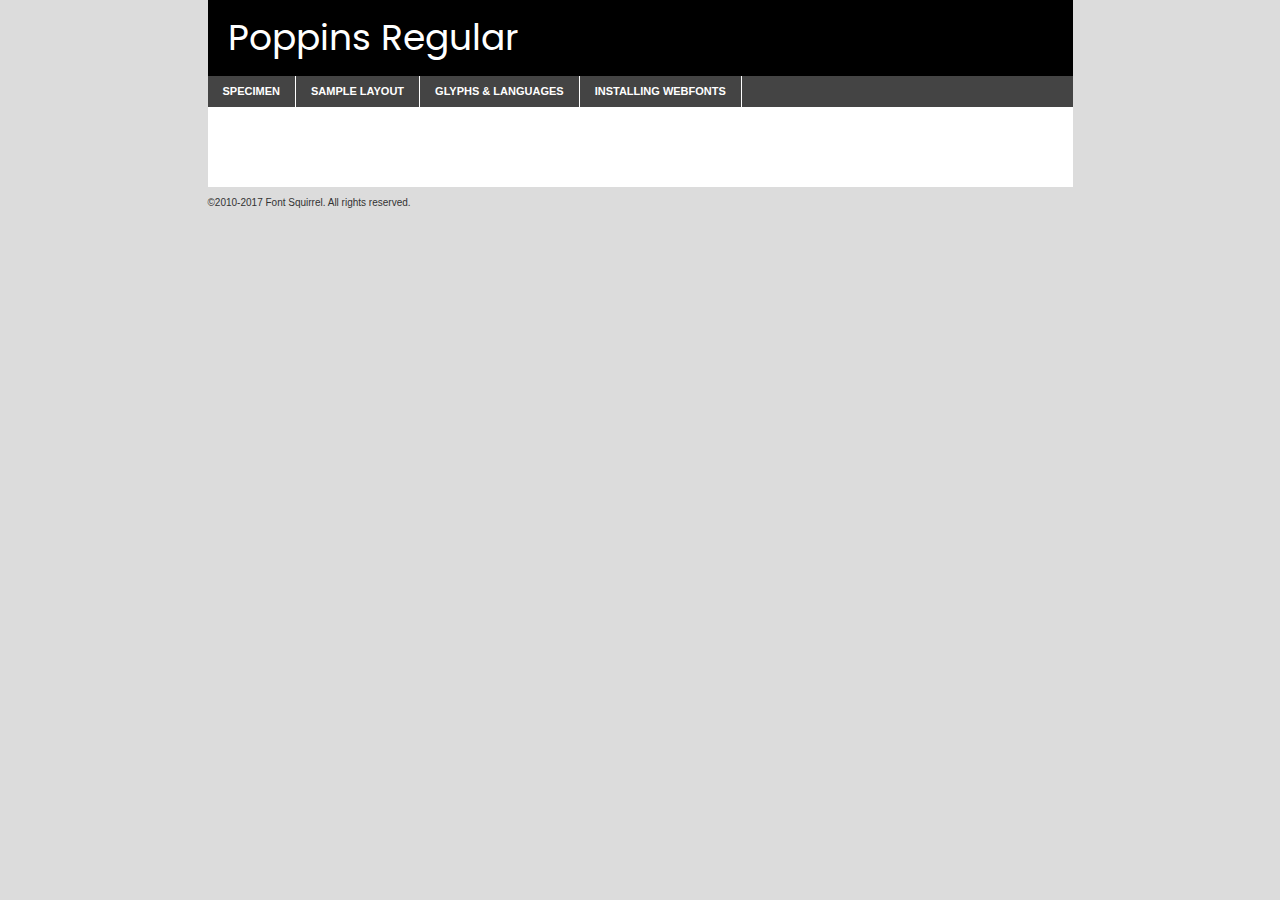
<file: test/components/fonts/poppins-regular-demo.html>
<!DOCTYPE html PUBLIC "-//W3C//DTD XHTML 1.0 Transitional//EN"
	"http://www.w3.org/TR/xhtml1/DTD/xhtml1-transitional.dtd">

<html xmlns="http://www.w3.org/1999/xhtml" xml:lang="en" lang="en">
<head>
	<meta http-equiv="Content-Type" content="text/html; charset=utf-8" />
	<script src="http://ajax.googleapis.com/ajax/libs/jquery/1.7.2/jquery.min.js" type="text/javascript" charset="utf-8"></script>
	<script type="text/javascript">
	(function($){$.fn.easyTabs=function(option){var param=jQuery.extend({fadeSpeed:"fast",defaultContent:1,activeClass:'active'},option);$(this).each(function(){var thisId="#"+this.id;if(param.defaultContent==''){param.defaultContent=1;}
	if(typeof param.defaultContent=="number")
	{var defaultTab=$(thisId+" .tabs li:eq("+(param.defaultContent-1)+") a").attr('href').substr(1);}else{var defaultTab=param.defaultContent;}
	$(thisId+" .tabs li a").each(function(){var tabToHide=$(this).attr('href').substr(1);$("#"+tabToHide).addClass('easytabs-tab-content');});hideAll();changeContent(defaultTab);function hideAll(){$(thisId+" .easytabs-tab-content").hide();}
	function changeContent(tabId){hideAll();$(thisId+" .tabs li").removeClass(param.activeClass);$(thisId+" .tabs li a[href=#"+tabId+"]").closest('li').addClass(param.activeClass);if(param.fadeSpeed!="none")
	{$(thisId+" #"+tabId).fadeIn(param.fadeSpeed);}else{$(thisId+" #"+tabId).show();}}
	$(thisId+" .tabs li").click(function(){var tabId=$(this).find('a').attr('href').substr(1);changeContent(tabId);return false;});});}})(jQuery);
	</script>
	<link rel="stylesheet" href="specimen_files/specimen_stylesheet.css" type="text/css" charset="utf-8" />
	<link rel="stylesheet" href="stylesheet.css" type="text/css" charset="utf-8" />

	<style type="text/css">
					body{
				font-family: 'poppinsregular';
							}
		</style>

	<title>Poppins Regular Specimen</title>
	
	
	<script type="text/javascript" charset="utf-8">
		$(document).ready(function() {
			$('#container').easyTabs({defaultContent:1});
		});
	</script>
</head>

<body>
<div id="container">
	<div id="header">
		Poppins Regular	</div>
	<ul class="tabs">
		<li><a href="#specimen">Specimen</a></li>
		<li><a href="#layout">Sample Layout</a></li>
				<li><a href="#glyphs">Glyphs &amp; Languages</a></li>
		<li><a href="#installing">Installing Webfonts</a></li>
		
	</ul>
	
	<div id="main_content">

		
			<div id="specimen">
		
				<div class="section">
					<div class="grid12 firstcol">
						<div class="huge">AaBb</div>
					</div>
				</div>
		
				<div class="section">
					<div class="glyph_range">A&#x200B;B&#x200b;C&#x200b;D&#x200b;E&#x200b;F&#x200b;G&#x200b;H&#x200b;I&#x200b;J&#x200b;K&#x200b;L&#x200b;M&#x200b;N&#x200b;O&#x200b;P&#x200b;Q&#x200b;R&#x200b;S&#x200b;T&#x200b;U&#x200b;V&#x200b;W&#x200b;X&#x200b;Y&#x200b;Z&#x200b;a&#x200b;b&#x200b;c&#x200b;d&#x200b;e&#x200b;f&#x200b;g&#x200b;h&#x200b;i&#x200b;j&#x200b;k&#x200b;l&#x200b;m&#x200b;n&#x200b;o&#x200b;p&#x200b;q&#x200b;r&#x200b;s&#x200b;t&#x200b;u&#x200b;v&#x200b;w&#x200b;x&#x200b;y&#x200b;z&#x200b;1&#x200b;2&#x200b;3&#x200b;4&#x200b;5&#x200b;6&#x200b;7&#x200b;8&#x200b;9&#x200b;0&#x200b;&amp;&#x200b;.&#x200b;,&#x200b;?&#x200b;!&#x200b;&#64;&#x200b;(&#x200b;)&#x200b;#&#x200b;$&#x200b;%&#x200b;*&#x200b;+&#x200b;-&#x200b;=&#x200b;:&#x200b;;</div>
				</div>
				<div class="section">
					<div class="grid12 firstcol">
						<table class="sample_table">
							<tr><td>10</td><td class="size10">abcdefghijklmnopqrstuvwxyzABCDEFGHIJKLMNOPQRSTUVWXYZ0123456789abcdefghijklmnopqrstuvwxyzABCDEFGHIJKLMNOPQRSTUVWXYZ0123456789abcdefghijklmnopqrstuvwxyzABCDEFGHIJKLMNOPQRSTUVWXYZ</td></tr>
							<tr><td>11</td><td class="size11">abcdefghijklmnopqrstuvwxyzABCDEFGHIJKLMNOPQRSTUVWXYZ0123456789abcdefghijklmnopqrstuvwxyzABCDEFGHIJKLMNOPQRSTUVWXYZ0123456789abcdefghijklmnopqrstuvwxyzABCDEFGHIJKLMNOPQRSTUVWXYZ</td></tr>
							<tr><td>12</td><td class="size12">abcdefghijklmnopqrstuvwxyzABCDEFGHIJKLMNOPQRSTUVWXYZ0123456789abcdefghijklmnopqrstuvwxyzABCDEFGHIJKLMNOPQRSTUVWXYZ0123456789abcdefghijklmnopqrstuvwxyzABCDEFGHIJKLMNOPQRSTUVWXYZ</td></tr>
							<tr><td>13</td><td class="size13">abcdefghijklmnopqrstuvwxyzABCDEFGHIJKLMNOPQRSTUVWXYZ0123456789abcdefghijklmnopqrstuvwxyzABCDEFGHIJKLMNOPQRSTUVWXYZ0123456789abcdefghijklmnopqrstuvwxyzABCDEFGHIJKLMNOPQRSTUVWXYZ</td></tr>
							<tr><td>14</td><td class="size14">abcdefghijklmnopqrstuvwxyzABCDEFGHIJKLMNOPQRSTUVWXYZ0123456789abcdefghijklmnopqrstuvwxyzABCDEFGHIJKLMNOPQRSTUVWXYZ0123456789abcdefghijklmnopqrstuvwxyzABCDEFGHIJKLMNOPQRSTUVWXYZ</td></tr>
							<tr><td>16</td><td class="size16">abcdefghijklmnopqrstuvwxyzABCDEFGHIJKLMNOPQRSTUVWXYZ0123456789abcdefghijklmnopqrstuvwxyzABCDEFGHIJKLMNOPQRSTUVWXYZ</td></tr>
							<tr><td>18</td><td class="size18">abcdefghijklmnopqrstuvwxyzABCDEFGHIJKLMNOPQRSTUVWXYZ0123456789abcdefghijklmnopqrstuvwxyzABCDEFGHIJKLMNOPQRSTUVWXYZ</td></tr>
							<tr><td>20</td><td class="size20">abcdefghijklmnopqrstuvwxyzABCDEFGHIJKLMNOPQRSTUVWXYZ0123456789abcdefghijklmnopqrstuvwxyzABCDEFGHIJKLMNOPQRSTUVWXYZ</td></tr>
							<tr><td>24</td><td class="size24">abcdefghijklmnopqrstuvwxyzABCDEFGHIJKLMNOPQRSTUVWXYZ0123456789abcdefghijklmnopqrstuvwxyzABCDEFGHIJKLMNOPQRSTUVWXYZ</td></tr>
							<tr><td>30</td><td class="size30">abcdefghijklmnopqrstuvwxyzABCDEFGHIJKLMNOPQRSTUVWXYZ0123456789abcdefghijklmnopqrstuvwxyzABCDEFGHIJKLMNOPQRSTUVWXYZ</td></tr>
							<tr><td>36</td><td class="size36">abcdefghijklmnopqrstuvwxyzABCDEFGHIJKLMNOPQRSTUVWXYZ0123456789abcdefghijklmnopqrstuvwxyzABCDEFGHIJKLMNOPQRSTUVWXYZ</td></tr>
							<tr><td>48</td><td class="size48">abcdefghijklmnopqrstuvwxyzABCDEFGHIJKLMNOPQRSTUVWXYZ0123456789abcdefghijklmnopqrstuvwxyzABCDEFGHIJKLMNOPQRSTUVWXYZ</td></tr>
							<tr><td>60</td><td class="size60">abcdefghijklmnopqrstuvwxyzABCDEFGHIJKLMNOPQRSTUVWXYZ0123456789abcdefghijklmnopqrstuvwxyzABCDEFGHIJKLMNOPQRSTUVWXYZ</td></tr>
							<tr><td>72</td><td class="size72">abcdefghijklmnopqrstuvwxyzABCDEFGHIJKLMNOPQRSTUVWXYZ0123456789abcdefghijklmnopqrstuvwxyzABCDEFGHIJKLMNOPQRSTUVWXYZ</td></tr>
							<tr><td>90</td><td class="size90">abcdefghijklmnopqrstuvwxyzABCDEFGHIJKLMNOPQRSTUVWXYZ0123456789abcdefghijklmnopqrstuvwxyzABCDEFGHIJKLMNOPQRSTUVWXYZ</td></tr>
						</table>
				
					</div>
			
				</div>
		
		
		
								<div class="section" id="bodycomparison">


										<div id="xheight">
				<div class="fontbody">&#x25FC;&#x25FC;&#x25FC;&#x25FC;&#x25FC;&#x25FC;&#x25FC;&#x25FC;&#x25FC;&#x25FC;&#x25FC;&#x25FC;&#x25FC;&#x25FC;&#x25FC;&#x25FC;&#x25FC;&#x25FC;&#x25FC;&#x25FC;&#x25FC;&#x25FC;&#x25FC;&#x25FC;&#x25FC;&#x25FC;&#x25FC;&#x25FC;&#x25FC;&#x25FC;&#x25FC;&#x25FC;&#x25FC;&#x25FC;&#x25FC;&#x25FC;&#x25FC;&#x25FC;&#x25FC;&#x25FC;&#x25FC;&#x25FC;&#x25FC;&#x25FC;&#x25FC;&#x25FC;&#x25FC;&#x25FC;&#x25FC;&#x25FC;&#x25FC;&#x25FC;&#x25FC;&#x25FC;&#x25FC;&#x25FC;&#x25FC;&#x25FC;&#x25FC;&#x25FC;&#x25FC;&#x25FC;&#x25FC;&#x25FC;&#x25FC;&#x25FC;&#x25FC;&#x25FC;&#x25FC;&#x25FC;&#x25FC;&#x25FC;&#x25FC;&#x25FC;&#x25FC;&#x25FC;&#x25FC;&#x25FC;&#x25FC;&#x25FC;&#x25FC;&#x25FC;&#x25FC;&#x25FC;&#x25FC;&#x25FC;&#x25FC;&#x25FC;&#x25FC;&#x25FC;&#x25FC;&#x25FC;&#x25FC;&#x25FC;&#x25FC;&#x25FC;&#x25FC;&#x25FC;&#x25FC;body</div><div class="arialbody">body</div><div class="verdanabody">body</div><div class="georgiabody">body</div></div>
										<div class="fontbody" style="z-index:1">
											body<span>Poppins Regular</span>
										</div>
										<div class="arialbody" style="z-index:1">
											body<span>Arial</span>
										</div>
										<div class="verdanabody" style="z-index:1">
											body<span>Verdana</span>
										</div>
										<div class="georgiabody" style="z-index:1">
											body<span>Georgia</span>
										</div>



								</div>
		
		
				<div class="section psample psample_row1" id="">
					
					<div class="grid2 firstcol">
						<p class="size10"><span>10.</span>Aenean lacinia bibendum nulla sed consectetur. Fusce dapibus, tellus ac cursus commodo, tortor mauris condimentum nibh, ut fermentum massa justo sit amet risus. Nullam id dolor id nibh ultricies vehicula ut id elit. Cum sociis natoque penatibus et magnis dis parturient montes, nascetur ridiculus mus. Nulla vitae elit libero, a pharetra augue.</p>
			
					</div>
					<div class="grid3">
						<p class="size11"><span>11.</span>Aenean lacinia bibendum nulla sed consectetur. Fusce dapibus, tellus ac cursus commodo, tortor mauris condimentum nibh, ut fermentum massa justo sit amet risus. Nullam id dolor id nibh ultricies vehicula ut id elit. Cum sociis natoque penatibus et magnis dis parturient montes, nascetur ridiculus mus. Nulla vitae elit libero, a pharetra augue.</p>
			
					</div>
					<div class="grid3">
						<p class="size12"><span>12.</span>Aenean lacinia bibendum nulla sed consectetur. Fusce dapibus, tellus ac cursus commodo, tortor mauris condimentum nibh, ut fermentum massa justo sit amet risus. Nullam id dolor id nibh ultricies vehicula ut id elit. Cum sociis natoque penatibus et magnis dis parturient montes, nascetur ridiculus mus. Nulla vitae elit libero, a pharetra augue.</p>
			
					</div>
					<div class="grid4">
						<p class="size13"><span>13.</span>Aenean lacinia bibendum nulla sed consectetur. Fusce dapibus, tellus ac cursus commodo, tortor mauris condimentum nibh, ut fermentum massa justo sit amet risus. Nullam id dolor id nibh ultricies vehicula ut id elit. Cum sociis natoque penatibus et magnis dis parturient montes, nascetur ridiculus mus. Nulla vitae elit libero, a pharetra augue.</p>
			
					</div>
					<div class="white_blend"></div>
					
				</div>
				<div class="section psample psample_row2" id="">
					<div class="grid3 firstcol">
						<p class="size14"><span>14.</span>Aenean lacinia bibendum nulla sed consectetur. Fusce dapibus, tellus ac cursus commodo, tortor mauris condimentum nibh, ut fermentum massa justo sit amet risus. Nullam id dolor id nibh ultricies vehicula ut id elit. Cum sociis natoque penatibus et magnis dis parturient montes, nascetur ridiculus mus. Nulla vitae elit libero, a pharetra augue.</p>
			
					</div>
					<div class="grid4">
						<p class="size16"><span>16.</span>Aenean lacinia bibendum nulla sed consectetur. Fusce dapibus, tellus ac cursus commodo, tortor mauris condimentum nibh, ut fermentum massa justo sit amet risus. Nullam id dolor id nibh ultricies vehicula ut id elit. Cum sociis natoque penatibus et magnis dis parturient montes, nascetur ridiculus mus. Nulla vitae elit libero, a pharetra augue.</p>
			
					</div>
					<div class="grid5">
						<p class="size18"><span>18.</span>Aenean lacinia bibendum nulla sed consectetur. Fusce dapibus, tellus ac cursus commodo, tortor mauris condimentum nibh, ut fermentum massa justo sit amet risus. Nullam id dolor id nibh ultricies vehicula ut id elit. Cum sociis natoque penatibus et magnis dis parturient montes, nascetur ridiculus mus. Nulla vitae elit libero, a pharetra augue.</p>
			
					</div>

					<div class="white_blend"></div>

				</div>
				
				<div class="section psample psample_row3" id="">
					<div class="grid5 firstcol">
						<p class="size20"><span>20.</span>Aenean lacinia bibendum nulla sed consectetur. Fusce dapibus, tellus ac cursus commodo, tortor mauris condimentum nibh, ut fermentum massa justo sit amet risus. Nullam id dolor id nibh ultricies vehicula ut id elit. Cum sociis natoque penatibus et magnis dis parturient montes, nascetur ridiculus mus. Nulla vitae elit libero, a pharetra augue.</p>
					</div>
					<div class="grid7">
						<p class="size24"><span>24.</span>Aenean lacinia bibendum nulla sed consectetur. Fusce dapibus, tellus ac cursus commodo, tortor mauris condimentum nibh, ut fermentum massa justo sit amet risus. Nullam id dolor id nibh ultricies vehicula ut id elit. Cum sociis natoque penatibus et magnis dis parturient montes, nascetur ridiculus mus. Nulla vitae elit libero, a pharetra augue.</p>
					</div>
					
					<div class="white_blend"></div>
					
				</div>
				
				<div class="section psample psample_row4" id="">
					<div class="grid12 firstcol">
						<p class="size30"><span>30.</span>Aenean lacinia bibendum nulla sed consectetur. Fusce dapibus, tellus ac cursus commodo, tortor mauris condimentum nibh, ut fermentum massa justo sit amet risus. Nullam id dolor id nibh ultricies vehicula ut id elit. Cum sociis natoque penatibus et magnis dis parturient montes, nascetur ridiculus mus. Nulla vitae elit libero, a pharetra augue.</p>
					</div>
					<div class="white_blend"></div>
					
				</div>
				
				
				
				<div class="section psample psample_row1 fullreverse">
					<div class="grid2 firstcol">
						<p class="size10"><span>10.</span>Aenean lacinia bibendum nulla sed consectetur. Fusce dapibus, tellus ac cursus commodo, tortor mauris condimentum nibh, ut fermentum massa justo sit amet risus. Nullam id dolor id nibh ultricies vehicula ut id elit. Cum sociis natoque penatibus et magnis dis parturient montes, nascetur ridiculus mus. Nulla vitae elit libero, a pharetra augue.</p>
			
					</div>
					<div class="grid3">
						<p class="size11"><span>11.</span>Aenean lacinia bibendum nulla sed consectetur. Fusce dapibus, tellus ac cursus commodo, tortor mauris condimentum nibh, ut fermentum massa justo sit amet risus. Nullam id dolor id nibh ultricies vehicula ut id elit. Cum sociis natoque penatibus et magnis dis parturient montes, nascetur ridiculus mus. Nulla vitae elit libero, a pharetra augue.</p>
			
					</div>
					<div class="grid3">
						<p class="size12"><span>12.</span>Aenean lacinia bibendum nulla sed consectetur. Fusce dapibus, tellus ac cursus commodo, tortor mauris condimentum nibh, ut fermentum massa justo sit amet risus. Nullam id dolor id nibh ultricies vehicula ut id elit. Cum sociis natoque penatibus et magnis dis parturient montes, nascetur ridiculus mus. Nulla vitae elit libero, a pharetra augue.</p>
			
					</div>
					<div class="grid4">
						<p class="size13"><span>13.</span>Aenean lacinia bibendum nulla sed consectetur. Fusce dapibus, tellus ac cursus commodo, tortor mauris condimentum nibh, ut fermentum massa justo sit amet risus. Nullam id dolor id nibh ultricies vehicula ut id elit. Cum sociis natoque penatibus et magnis dis parturient montes, nascetur ridiculus mus. Nulla vitae elit libero, a pharetra augue.</p>
			
					</div>
					<div class="black_blend"></div>
					
				</div>
				
				<div class="section psample psample_row2 fullreverse">
					<div class="grid3 firstcol">
						<p class="size14"><span>14.</span>Aenean lacinia bibendum nulla sed consectetur. Fusce dapibus, tellus ac cursus commodo, tortor mauris condimentum nibh, ut fermentum massa justo sit amet risus. Nullam id dolor id nibh ultricies vehicula ut id elit. Cum sociis natoque penatibus et magnis dis parturient montes, nascetur ridiculus mus. Nulla vitae elit libero, a pharetra augue.</p>
			
					</div>
					<div class="grid4">
						<p class="size16"><span>16.</span>Aenean lacinia bibendum nulla sed consectetur. Fusce dapibus, tellus ac cursus commodo, tortor mauris condimentum nibh, ut fermentum massa justo sit amet risus. Nullam id dolor id nibh ultricies vehicula ut id elit. Cum sociis natoque penatibus et magnis dis parturient montes, nascetur ridiculus mus. Nulla vitae elit libero, a pharetra augue.</p>
			
					</div>
					<div class="grid5">
						<p class="size18"><span>18.</span>Aenean lacinia bibendum nulla sed consectetur. Fusce dapibus, tellus ac cursus commodo, tortor mauris condimentum nibh, ut fermentum massa justo sit amet risus. Nullam id dolor id nibh ultricies vehicula ut id elit. Cum sociis natoque penatibus et magnis dis parturient montes, nascetur ridiculus mus. Nulla vitae elit libero, a pharetra augue.</p>
			
					</div>
					<div class="black_blend"></div>

				</div>
				
				<div class="section psample fullreverse psample_row3" id="">
					<div class="grid5 firstcol">
						<p class="size20"><span>20.</span>Aenean lacinia bibendum nulla sed consectetur. Fusce dapibus, tellus ac cursus commodo, tortor mauris condimentum nibh, ut fermentum massa justo sit amet risus. Nullam id dolor id nibh ultricies vehicula ut id elit. Cum sociis natoque penatibus et magnis dis parturient montes, nascetur ridiculus mus. Nulla vitae elit libero, a pharetra augue.</p>
					</div>
					<div class="grid7">
						<p class="size24"><span>24.</span>Aenean lacinia bibendum nulla sed consectetur. Fusce dapibus, tellus ac cursus commodo, tortor mauris condimentum nibh, ut fermentum massa justo sit amet risus. Nullam id dolor id nibh ultricies vehicula ut id elit. Cum sociis natoque penatibus et magnis dis parturient montes, nascetur ridiculus mus. Nulla vitae elit libero, a pharetra augue.</p>
					</div>
					
					<div class="black_blend"></div>
					
				</div>
				
				<div class="section psample fullreverse psample_row4" id="" style="border-bottom: 20px #000 solid;">
					<div class="grid12 firstcol">
						<p class="size30"><span>30.</span>Aenean lacinia bibendum nulla sed consectetur. Fusce dapibus, tellus ac cursus commodo, tortor mauris condimentum nibh, ut fermentum massa justo sit amet risus. Nullam id dolor id nibh ultricies vehicula ut id elit. Cum sociis natoque penatibus et magnis dis parturient montes, nascetur ridiculus mus. Nulla vitae elit libero, a pharetra augue.</p>
					</div>
					<div class="black_blend"></div>
					
				</div>
				
				
				
				
			</div>
			
			<div id="layout">
				
				<div class="section">
					
					<div class="grid12 firstcol">
						<h1>Lorem Ipsum Dolor</h1>
						<h2>Etiam porta sem malesuada magna mollis euismod</h2>
						
						<p class="byline">By <a href="#link">Aenean Lacinia</a></p>
					</div>
				</div>
				<div class="section">
					<div class="grid8 firstcol">
						<p class="large">Donec sed odio dui. Morbi leo risus, porta ac consectetur ac, vestibulum at eros. Fusce dapibus, tellus ac cursus commodo, tortor mauris condimentum nibh, ut fermentum massa justo sit amet risus. </p>

						
						<h3>Pellentesque ornare sem</h3>

						<p>Maecenas sed diam eget risus varius blandit sit amet non magna. Maecenas faucibus mollis interdum. Donec ullamcorper nulla non metus auctor fringilla. Nullam id dolor id nibh ultricies vehicula ut id elit. Nullam id dolor id nibh ultricies vehicula ut id elit. </p>

						<p>Aenean eu leo quam. Pellentesque ornare sem lacinia quam venenatis vestibulum. Lorem ipsum dolor sit amet, consectetur adipiscing elit. Cum sociis natoque penatibus et magnis dis parturient montes, nascetur ridiculus mus. </p>

						<p>Nulla vitae elit libero, a pharetra augue. Praesent commodo cursus magna, vel scelerisque nisl consectetur et. Aenean lacinia bibendum nulla sed consectetur. </p>

						<p>Nullam quis risus eget urna mollis ornare vel eu leo. Nullam quis risus eget urna mollis ornare vel eu leo. Maecenas sed diam eget risus varius blandit sit amet non magna. Donec ullamcorper nulla non metus auctor fringilla. </p>

						<h3>Cras mattis consectetur</h3>

						<p>Aenean eu leo quam. Pellentesque ornare sem lacinia quam venenatis vestibulum. Aenean lacinia bibendum nulla sed consectetur. Integer posuere erat a ante venenatis dapibus posuere velit aliquet. Cras mattis consectetur purus sit amet fermentum. </p>

						<p>Nullam id dolor id nibh ultricies vehicula ut id elit. Nullam quis risus eget urna mollis ornare vel eu leo. Cras mattis consectetur purus sit amet fermentum.</p>
					</div>
					
					<div class="grid4 sidebar">
						
						<div class="box reverse">
							<p class="last">Nullam quis risus eget urna mollis ornare vel eu leo. Donec ullamcorper nulla non metus auctor fringilla. Cras mattis consectetur purus sit amet fermentum. Sed posuere consectetur est at lobortis. Lorem ipsum dolor sit amet, consectetur adipiscing elit. </p>
						</div>
						
						<p class="caption">Maecenas sed diam eget risus varius.</p>

						<p>Vestibulum id ligula porta felis euismod semper. Integer posuere erat a ante venenatis dapibus posuere velit aliquet. Vestibulum id ligula porta felis euismod semper. Sed posuere consectetur est at lobortis. Maecenas sed diam eget risus varius blandit sit amet non magna. Fusce dapibus, tellus ac cursus commodo, tortor mauris condimentum nibh, ut fermentum massa justo sit amet risus. </p>

					

						<p>Duis mollis, est non commodo luctus, nisi erat porttitor ligula, eget lacinia odio sem nec elit. Aenean lacinia bibendum nulla sed consectetur. Vivamus sagittis lacus vel augue laoreet rutrum faucibus dolor auctor. Aenean lacinia bibendum nulla sed consectetur. Nullam quis risus eget urna mollis ornare vel eu leo. </p>

						<p>Praesent commodo cursus magna, vel scelerisque nisl consectetur et. Donec ullamcorper nulla non metus auctor fringilla. Maecenas faucibus mollis interdum. Fusce dapibus, tellus ac cursus commodo, tortor mauris condimentum nibh, ut fermentum massa justo sit amet risus. </p>

					</div>
				</div>
				
			</div>


			



		<div id="glyphs">
			<div class="section">
				<div class="grid12 firstcol">
			
				<h1>Language Support</h1>
				<p>The subset of Poppins Regular in this kit supports the following languages:<br />
			
					Albanian, Basque, Breton, Chamorro, Danish, Dutch, English, Faroese, Finnish, French, Frisian, Galician, German, Icelandic, Italian, Malagasy, Norwegian, Portuguese, Spanish, Alsatian, Aragonese, Arapaho, Arrernte, Asturian, Aymara, Bislama, Cebuano, Corsican, Fijian, French_creole, Genoese, Gilbertese, Greenlandic, Haitian_creole, Hiligaynon, Hmong, Hopi, Ibanag, Iloko_ilokano, Indonesian, Interglossa_glosa, Interlingua, Irish_gaelic, Jerriais, Lojban, Lombard, Luxembourgeois, Manx, Mohawk, Norfolk_pitcairnese, Occitan, Oromo, Pangasinan, Papiamento, Piedmontese, Potawatomi, Rhaeto-romance, Romansh, Rotokas, Sami_lule, Samoan, Sardinian, Scots_gaelic, Seychelles_creole, Shona, Sicilian, Somali, Southern_ndebele, Swahili, Swati_swazi, Tagalog_filipino_pilipino, Tetum, Tok_pisin, Uyghur_latinized, Volapuk, Walloon, Warlpiri, Xhosa, Yapese, Zulu, Latinbasic, Ubasic, Demo				</p>
				<h1>Glyph Chart</h1>
				<p>The subset of Poppins Regular in this kit includes all the glyphs listed below. Unicode entities are included above each glyph to help you insert individual characters into your layout.</p>
				<div id="glyph_chart">
			
																														 <div><p>&amp;#13;</p>&#13;</div>
																				 <div><p>&amp;#32;</p>&#32;</div>
																				 <div><p>&amp;#33;</p>&#33;</div>
																				 <div><p>&amp;#34;</p>&#34;</div>
																				 <div><p>&amp;#35;</p>&#35;</div>
																				 <div><p>&amp;#36;</p>&#36;</div>
																				 <div><p>&amp;#37;</p>&#37;</div>
																				 <div><p>&amp;#38;</p>&#38;</div>
																				 <div><p>&amp;#39;</p>&#39;</div>
																				 <div><p>&amp;#40;</p>&#40;</div>
																				 <div><p>&amp;#41;</p>&#41;</div>
																				 <div><p>&amp;#42;</p>&#42;</div>
																				 <div><p>&amp;#43;</p>&#43;</div>
																				 <div><p>&amp;#44;</p>&#44;</div>
																				 <div><p>&amp;#45;</p>&#45;</div>
																				 <div><p>&amp;#46;</p>&#46;</div>
																				 <div><p>&amp;#47;</p>&#47;</div>
																				 <div><p>&amp;#48;</p>&#48;</div>
																				 <div><p>&amp;#49;</p>&#49;</div>
																				 <div><p>&amp;#50;</p>&#50;</div>
																				 <div><p>&amp;#51;</p>&#51;</div>
																				 <div><p>&amp;#52;</p>&#52;</div>
																				 <div><p>&amp;#53;</p>&#53;</div>
																				 <div><p>&amp;#54;</p>&#54;</div>
																				 <div><p>&amp;#55;</p>&#55;</div>
																				 <div><p>&amp;#56;</p>&#56;</div>
																				 <div><p>&amp;#57;</p>&#57;</div>
																				 <div><p>&amp;#58;</p>&#58;</div>
																				 <div><p>&amp;#59;</p>&#59;</div>
																				 <div><p>&amp;#60;</p>&#60;</div>
																				 <div><p>&amp;#61;</p>&#61;</div>
																				 <div><p>&amp;#62;</p>&#62;</div>
																				 <div><p>&amp;#63;</p>&#63;</div>
																				 <div><p>&amp;#64;</p>&#64;</div>
																				 <div><p>&amp;#65;</p>&#65;</div>
																				 <div><p>&amp;#66;</p>&#66;</div>
																				 <div><p>&amp;#67;</p>&#67;</div>
																				 <div><p>&amp;#68;</p>&#68;</div>
																				 <div><p>&amp;#69;</p>&#69;</div>
																				 <div><p>&amp;#70;</p>&#70;</div>
																				 <div><p>&amp;#71;</p>&#71;</div>
																				 <div><p>&amp;#72;</p>&#72;</div>
																				 <div><p>&amp;#73;</p>&#73;</div>
																				 <div><p>&amp;#74;</p>&#74;</div>
																				 <div><p>&amp;#75;</p>&#75;</div>
																				 <div><p>&amp;#76;</p>&#76;</div>
																				 <div><p>&amp;#77;</p>&#77;</div>
																				 <div><p>&amp;#78;</p>&#78;</div>
																				 <div><p>&amp;#79;</p>&#79;</div>
																				 <div><p>&amp;#80;</p>&#80;</div>
																				 <div><p>&amp;#81;</p>&#81;</div>
																				 <div><p>&amp;#82;</p>&#82;</div>
																				 <div><p>&amp;#83;</p>&#83;</div>
																				 <div><p>&amp;#84;</p>&#84;</div>
																				 <div><p>&amp;#85;</p>&#85;</div>
																				 <div><p>&amp;#86;</p>&#86;</div>
																				 <div><p>&amp;#87;</p>&#87;</div>
																				 <div><p>&amp;#88;</p>&#88;</div>
																				 <div><p>&amp;#89;</p>&#89;</div>
																				 <div><p>&amp;#90;</p>&#90;</div>
																				 <div><p>&amp;#91;</p>&#91;</div>
																				 <div><p>&amp;#92;</p>&#92;</div>
																				 <div><p>&amp;#93;</p>&#93;</div>
																				 <div><p>&amp;#94;</p>&#94;</div>
																				 <div><p>&amp;#95;</p>&#95;</div>
																				 <div><p>&amp;#96;</p>&#96;</div>
																				 <div><p>&amp;#97;</p>&#97;</div>
																				 <div><p>&amp;#98;</p>&#98;</div>
																				 <div><p>&amp;#99;</p>&#99;</div>
																				 <div><p>&amp;#100;</p>&#100;</div>
																				 <div><p>&amp;#101;</p>&#101;</div>
																				 <div><p>&amp;#102;</p>&#102;</div>
																				 <div><p>&amp;#103;</p>&#103;</div>
																				 <div><p>&amp;#104;</p>&#104;</div>
																				 <div><p>&amp;#105;</p>&#105;</div>
																				 <div><p>&amp;#106;</p>&#106;</div>
																				 <div><p>&amp;#107;</p>&#107;</div>
																				 <div><p>&amp;#108;</p>&#108;</div>
																				 <div><p>&amp;#109;</p>&#109;</div>
																				 <div><p>&amp;#110;</p>&#110;</div>
																				 <div><p>&amp;#111;</p>&#111;</div>
																				 <div><p>&amp;#112;</p>&#112;</div>
																				 <div><p>&amp;#113;</p>&#113;</div>
																				 <div><p>&amp;#114;</p>&#114;</div>
																				 <div><p>&amp;#115;</p>&#115;</div>
																				 <div><p>&amp;#116;</p>&#116;</div>
																				 <div><p>&amp;#117;</p>&#117;</div>
																				 <div><p>&amp;#118;</p>&#118;</div>
																				 <div><p>&amp;#119;</p>&#119;</div>
																				 <div><p>&amp;#120;</p>&#120;</div>
																				 <div><p>&amp;#121;</p>&#121;</div>
																				 <div><p>&amp;#122;</p>&#122;</div>
																				 <div><p>&amp;#123;</p>&#123;</div>
																				 <div><p>&amp;#124;</p>&#124;</div>
																				 <div><p>&amp;#125;</p>&#125;</div>
																				 <div><p>&amp;#126;</p>&#126;</div>
																				 <div><p>&amp;#160;</p>&#160;</div>
																				 <div><p>&amp;#161;</p>&#161;</div>
																				 <div><p>&amp;#162;</p>&#162;</div>
																				 <div><p>&amp;#163;</p>&#163;</div>
																				 <div><p>&amp;#164;</p>&#164;</div>
																				 <div><p>&amp;#165;</p>&#165;</div>
																				 <div><p>&amp;#166;</p>&#166;</div>
																				 <div><p>&amp;#167;</p>&#167;</div>
																				 <div><p>&amp;#168;</p>&#168;</div>
																				 <div><p>&amp;#169;</p>&#169;</div>
																				 <div><p>&amp;#170;</p>&#170;</div>
																				 <div><p>&amp;#171;</p>&#171;</div>
																				 <div><p>&amp;#172;</p>&#172;</div>
																				 <div><p>&amp;#173;</p>&#173;</div>
																				 <div><p>&amp;#174;</p>&#174;</div>
																				 <div><p>&amp;#175;</p>&#175;</div>
																				 <div><p>&amp;#176;</p>&#176;</div>
																				 <div><p>&amp;#177;</p>&#177;</div>
																				 <div><p>&amp;#178;</p>&#178;</div>
																				 <div><p>&amp;#179;</p>&#179;</div>
																				 <div><p>&amp;#180;</p>&#180;</div>
																				 <div><p>&amp;#181;</p>&#181;</div>
																				 <div><p>&amp;#182;</p>&#182;</div>
																				 <div><p>&amp;#183;</p>&#183;</div>
																				 <div><p>&amp;#184;</p>&#184;</div>
																				 <div><p>&amp;#185;</p>&#185;</div>
																				 <div><p>&amp;#186;</p>&#186;</div>
																				 <div><p>&amp;#187;</p>&#187;</div>
																				 <div><p>&amp;#188;</p>&#188;</div>
																				 <div><p>&amp;#189;</p>&#189;</div>
																				 <div><p>&amp;#190;</p>&#190;</div>
																				 <div><p>&amp;#191;</p>&#191;</div>
																				 <div><p>&amp;#192;</p>&#192;</div>
																				 <div><p>&amp;#193;</p>&#193;</div>
																				 <div><p>&amp;#194;</p>&#194;</div>
																				 <div><p>&amp;#195;</p>&#195;</div>
																				 <div><p>&amp;#196;</p>&#196;</div>
																				 <div><p>&amp;#197;</p>&#197;</div>
																				 <div><p>&amp;#198;</p>&#198;</div>
																				 <div><p>&amp;#199;</p>&#199;</div>
																				 <div><p>&amp;#200;</p>&#200;</div>
																				 <div><p>&amp;#201;</p>&#201;</div>
																				 <div><p>&amp;#202;</p>&#202;</div>
																				 <div><p>&amp;#203;</p>&#203;</div>
																				 <div><p>&amp;#204;</p>&#204;</div>
																				 <div><p>&amp;#205;</p>&#205;</div>
																				 <div><p>&amp;#206;</p>&#206;</div>
																				 <div><p>&amp;#207;</p>&#207;</div>
																				 <div><p>&amp;#208;</p>&#208;</div>
																				 <div><p>&amp;#209;</p>&#209;</div>
																				 <div><p>&amp;#210;</p>&#210;</div>
																				 <div><p>&amp;#211;</p>&#211;</div>
																				 <div><p>&amp;#212;</p>&#212;</div>
																				 <div><p>&amp;#213;</p>&#213;</div>
																				 <div><p>&amp;#214;</p>&#214;</div>
																				 <div><p>&amp;#215;</p>&#215;</div>
																				 <div><p>&amp;#216;</p>&#216;</div>
																				 <div><p>&amp;#217;</p>&#217;</div>
																				 <div><p>&amp;#218;</p>&#218;</div>
																				 <div><p>&amp;#219;</p>&#219;</div>
																				 <div><p>&amp;#220;</p>&#220;</div>
																				 <div><p>&amp;#221;</p>&#221;</div>
																				 <div><p>&amp;#222;</p>&#222;</div>
																				 <div><p>&amp;#223;</p>&#223;</div>
																				 <div><p>&amp;#224;</p>&#224;</div>
																				 <div><p>&amp;#225;</p>&#225;</div>
																				 <div><p>&amp;#226;</p>&#226;</div>
																				 <div><p>&amp;#227;</p>&#227;</div>
																				 <div><p>&amp;#228;</p>&#228;</div>
																				 <div><p>&amp;#229;</p>&#229;</div>
																				 <div><p>&amp;#230;</p>&#230;</div>
																				 <div><p>&amp;#231;</p>&#231;</div>
																				 <div><p>&amp;#232;</p>&#232;</div>
																				 <div><p>&amp;#233;</p>&#233;</div>
																				 <div><p>&amp;#234;</p>&#234;</div>
																				 <div><p>&amp;#235;</p>&#235;</div>
																				 <div><p>&amp;#236;</p>&#236;</div>
																				 <div><p>&amp;#237;</p>&#237;</div>
																				 <div><p>&amp;#238;</p>&#238;</div>
																				 <div><p>&amp;#239;</p>&#239;</div>
																				 <div><p>&amp;#240;</p>&#240;</div>
																				 <div><p>&amp;#241;</p>&#241;</div>
																				 <div><p>&amp;#242;</p>&#242;</div>
																				 <div><p>&amp;#243;</p>&#243;</div>
																				 <div><p>&amp;#244;</p>&#244;</div>
																				 <div><p>&amp;#245;</p>&#245;</div>
																				 <div><p>&amp;#246;</p>&#246;</div>
																				 <div><p>&amp;#247;</p>&#247;</div>
																				 <div><p>&amp;#248;</p>&#248;</div>
																				 <div><p>&amp;#249;</p>&#249;</div>
																				 <div><p>&amp;#250;</p>&#250;</div>
																				 <div><p>&amp;#251;</p>&#251;</div>
																				 <div><p>&amp;#252;</p>&#252;</div>
																				 <div><p>&amp;#253;</p>&#253;</div>
																				 <div><p>&amp;#254;</p>&#254;</div>
																				 <div><p>&amp;#255;</p>&#255;</div>
																				 <div><p>&amp;#338;</p>&#338;</div>
																				 <div><p>&amp;#339;</p>&#339;</div>
																				 <div><p>&amp;#376;</p>&#376;</div>
																				 <div><p>&amp;#710;</p>&#710;</div>
																				 <div><p>&amp;#732;</p>&#732;</div>
																				 <div><p>&amp;#8192;</p>&#8192;</div>
																				 <div><p>&amp;#8193;</p>&#8193;</div>
																				 <div><p>&amp;#8194;</p>&#8194;</div>
																				 <div><p>&amp;#8195;</p>&#8195;</div>
																				 <div><p>&amp;#8196;</p>&#8196;</div>
																				 <div><p>&amp;#8197;</p>&#8197;</div>
																				 <div><p>&amp;#8198;</p>&#8198;</div>
																				 <div><p>&amp;#8199;</p>&#8199;</div>
																				 <div><p>&amp;#8200;</p>&#8200;</div>
																				 <div><p>&amp;#8201;</p>&#8201;</div>
																				 <div><p>&amp;#8202;</p>&#8202;</div>
																				 <div><p>&amp;#8208;</p>&#8208;</div>
																				 <div><p>&amp;#8209;</p>&#8209;</div>
																				 <div><p>&amp;#8210;</p>&#8210;</div>
																				 <div><p>&amp;#8211;</p>&#8211;</div>
																				 <div><p>&amp;#8212;</p>&#8212;</div>
																				 <div><p>&amp;#8216;</p>&#8216;</div>
																				 <div><p>&amp;#8217;</p>&#8217;</div>
																				 <div><p>&amp;#8218;</p>&#8218;</div>
																				 <div><p>&amp;#8220;</p>&#8220;</div>
																				 <div><p>&amp;#8221;</p>&#8221;</div>
																				 <div><p>&amp;#8222;</p>&#8222;</div>
																				 <div><p>&amp;#8226;</p>&#8226;</div>
																				 <div><p>&amp;#8230;</p>&#8230;</div>
																				 <div><p>&amp;#8239;</p>&#8239;</div>
																				 <div><p>&amp;#8249;</p>&#8249;</div>
																				 <div><p>&amp;#8250;</p>&#8250;</div>
																				 <div><p>&amp;#8287;</p>&#8287;</div>
																				 <div><p>&amp;#8364;</p>&#8364;</div>
																				 <div><p>&amp;#8482;</p>&#8482;</div>
																				 <div><p>&amp;#64257;</p>&#64257;</div>
																				 <div><p>&amp;#64258;</p>&#64258;</div>
																																																</div>	
				</div>
		
		
			</div>
		</div>
		
		
		<div id="specs">
			
		</div>
	
		<div id="installing">
			<div class="section">
				<div class="grid7 firstcol">
					<h1>Installing Webfonts</h1>
					
					<p>Webfonts are supported by all major browser platforms but not all in the same way. There are currently four different font formats that must be included in order to target all browsers. This includes TTF, WOFF, EOT and SVG.</p>
					
					<h2>1. Upload your webfonts</h2>
					<p>You must upload your webfont kit to your website. They should be in or near the same directory as your CSS files.</p>
					
					<h2>2. Include the webfont stylesheet</h2>
					<p>A special CSS @font-face declaration helps the various browsers select the appropriate font it needs without causing you a bunch of headaches. Learn more about this syntax by reading the <a href="https://www.fontspring.com/blog/further-hardening-of-the-bulletproof-syntax">Fontspring blog post</a> about it. The code for it is as follows:</p>


<code>
@font-face{ 
	font-family: 'MyWebFont';
	src: url('WebFont.eot');
	src: url('WebFont.eot?#iefix') format('embedded-opentype'),
	     url('WebFont.woff') format('woff'),
	     url('WebFont.ttf') format('truetype'),
	     url('WebFont.svg#webfont') format('svg');
}
</code>

	<p>We've already gone ahead and generated the code for you. All you have to do is link to the stylesheet in your HTML, like this:</p>
	<code>&lt;link rel=&quot;stylesheet&quot; href=&quot;stylesheet.css&quot; type=&quot;text/css&quot; charset=&quot;utf-8&quot; /&gt;</code>

					<h2>3. Modify your own stylesheet</h2>
					<p>To take advantage of your new fonts, you must tell your stylesheet to use them. Look at the original @font-face declaration above and find the property called "font-family." The name linked there will be what you use to reference the font. Prepend that webfont name to the font stack in the "font-family" property, inside the selector you want to change. For example:</p>
<code>p { font-family: 'WebFont', Arial, sans-serif; }</code>

<h2>4. Test</h2>
<p>Getting webfonts to work cross-browser <em>can</em> be tricky. Use the information in the sidebar to help you if you find that fonts aren't loading in a particular browser.</p>
				</div>
				
				<div class="grid5 sidebar">
					<div class="box">
						<h2>Troubleshooting<br />Font-Face Problems</h2>
						<p>Having trouble getting your webfonts to load in your new website? Here are some tips to sort out what might be the problem.</p>

						<h3>Fonts not showing in any browser</h3>

						<p>This sounds like you need to work on the plumbing. You either did not upload the fonts to the correct directory, or you did not link the fonts properly in the CSS. If you've confirmed that all this is correct and you still have a problem, take a look at your .htaccess file and see if requests are getting intercepted.</p>

						<h3>Fonts not loading in iPhone or iPad</h3>

						<p>The most common problem here is that you are serving the fonts from an IIS server. IIS refuses to serve files that have unknown MIME types. If that is the case, you must set the MIME type for SVG to "image/svg+xml" in the server settings. Follow these instructions from Microsoft if you need help.</p>

						<h3>Fonts not loading in Firefox</h3>

						<p>The primary reason for this failure? You are still using a version Firefox older than 3.5. So upgrade already! If that isn't it, then you are very likely serving fonts from a different domain. Firefox requires that all font assets be served from the same domain. Lastly it is possible that you need to add WOFF to your list of MIME types (if you are serving via IIS.)</p>

						<h3>Fonts not loading in IE</h3>

						<p>Are you looking at Internet Explorer on an actual Windows machine or are you cheating by using a service like Adobe BrowserLab? Many of these screenshot services do not render @font-face for IE. Best to test it on a real machine.</p>

						<h3>Fonts not loading in IE9</h3>

						<p>IE9, like Firefox, requires that fonts be served from the same domain as the website. Make sure that is the case.</p>
					</div>
				</div>
			</div>
			
		</div>
	
	</div>
	<div id="footer">
		<p>&copy;2010-2017 Font Squirrel. All rights reserved.</p>
	</div>
</div>
</body>
</html>
</file>
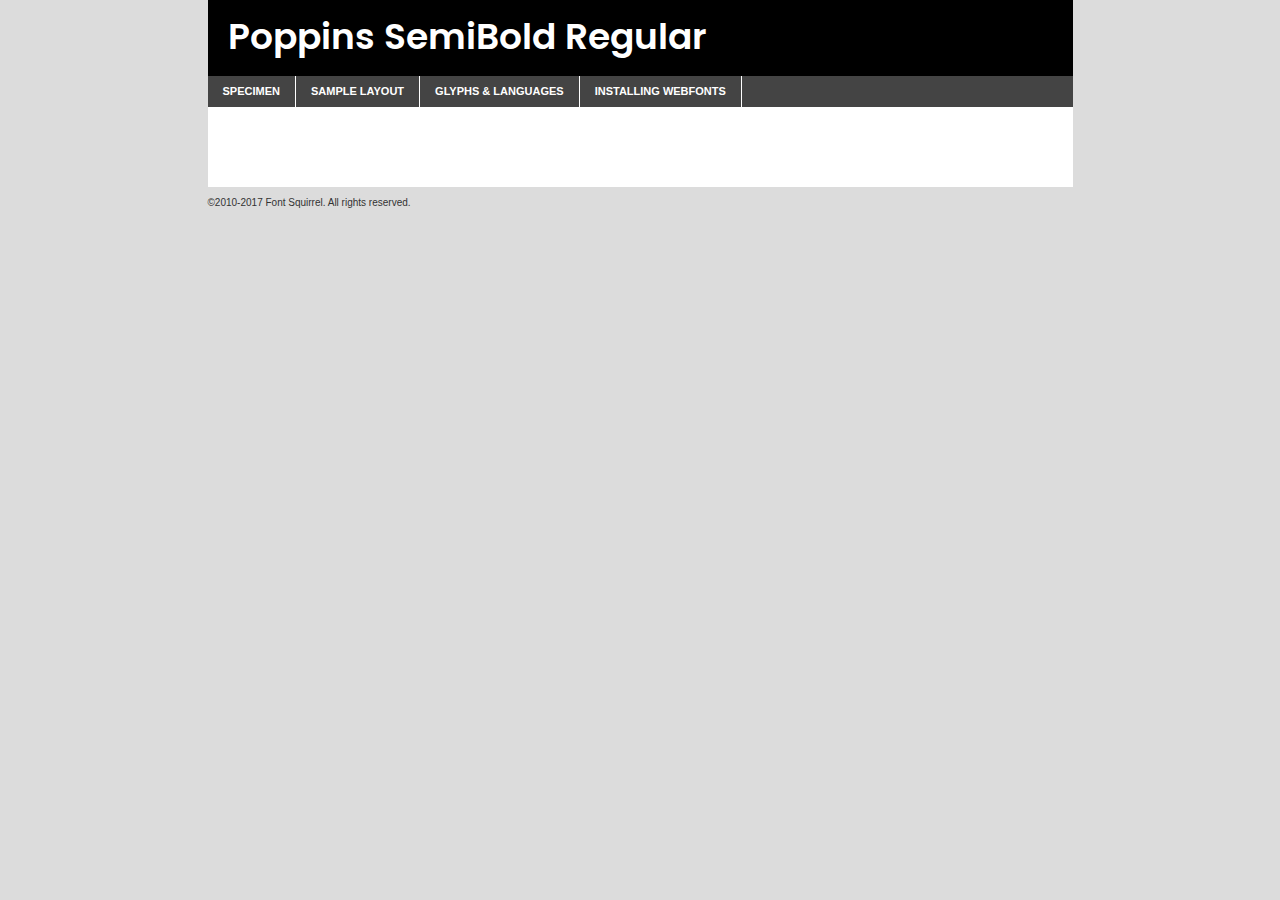
<file: test/components/fonts/poppins-semibold-demo.html>
<!DOCTYPE html PUBLIC "-//W3C//DTD XHTML 1.0 Transitional//EN"
	"http://www.w3.org/TR/xhtml1/DTD/xhtml1-transitional.dtd">

<html xmlns="http://www.w3.org/1999/xhtml" xml:lang="en" lang="en">
<head>
	<meta http-equiv="Content-Type" content="text/html; charset=utf-8" />
	<script src="http://ajax.googleapis.com/ajax/libs/jquery/1.7.2/jquery.min.js" type="text/javascript" charset="utf-8"></script>
	<script type="text/javascript">
	(function($){$.fn.easyTabs=function(option){var param=jQuery.extend({fadeSpeed:"fast",defaultContent:1,activeClass:'active'},option);$(this).each(function(){var thisId="#"+this.id;if(param.defaultContent==''){param.defaultContent=1;}
	if(typeof param.defaultContent=="number")
	{var defaultTab=$(thisId+" .tabs li:eq("+(param.defaultContent-1)+") a").attr('href').substr(1);}else{var defaultTab=param.defaultContent;}
	$(thisId+" .tabs li a").each(function(){var tabToHide=$(this).attr('href').substr(1);$("#"+tabToHide).addClass('easytabs-tab-content');});hideAll();changeContent(defaultTab);function hideAll(){$(thisId+" .easytabs-tab-content").hide();}
	function changeContent(tabId){hideAll();$(thisId+" .tabs li").removeClass(param.activeClass);$(thisId+" .tabs li a[href=#"+tabId+"]").closest('li').addClass(param.activeClass);if(param.fadeSpeed!="none")
	{$(thisId+" #"+tabId).fadeIn(param.fadeSpeed);}else{$(thisId+" #"+tabId).show();}}
	$(thisId+" .tabs li").click(function(){var tabId=$(this).find('a').attr('href').substr(1);changeContent(tabId);return false;});});}})(jQuery);
	</script>
	<link rel="stylesheet" href="specimen_files/specimen_stylesheet.css" type="text/css" charset="utf-8" />
	<link rel="stylesheet" href="stylesheet.css" type="text/css" charset="utf-8" />

	<style type="text/css">
					body{
				font-family: 'poppinssemibold';
							}
		</style>

	<title>Poppins SemiBold Regular Specimen</title>
	
	
	<script type="text/javascript" charset="utf-8">
		$(document).ready(function() {
			$('#container').easyTabs({defaultContent:1});
		});
	</script>
</head>

<body>
<div id="container">
	<div id="header">
		Poppins SemiBold Regular	</div>
	<ul class="tabs">
		<li><a href="#specimen">Specimen</a></li>
		<li><a href="#layout">Sample Layout</a></li>
				<li><a href="#glyphs">Glyphs &amp; Languages</a></li>
		<li><a href="#installing">Installing Webfonts</a></li>
		
	</ul>
	
	<div id="main_content">

		
			<div id="specimen">
		
				<div class="section">
					<div class="grid12 firstcol">
						<div class="huge">AaBb</div>
					</div>
				</div>
		
				<div class="section">
					<div class="glyph_range">A&#x200B;B&#x200b;C&#x200b;D&#x200b;E&#x200b;F&#x200b;G&#x200b;H&#x200b;I&#x200b;J&#x200b;K&#x200b;L&#x200b;M&#x200b;N&#x200b;O&#x200b;P&#x200b;Q&#x200b;R&#x200b;S&#x200b;T&#x200b;U&#x200b;V&#x200b;W&#x200b;X&#x200b;Y&#x200b;Z&#x200b;a&#x200b;b&#x200b;c&#x200b;d&#x200b;e&#x200b;f&#x200b;g&#x200b;h&#x200b;i&#x200b;j&#x200b;k&#x200b;l&#x200b;m&#x200b;n&#x200b;o&#x200b;p&#x200b;q&#x200b;r&#x200b;s&#x200b;t&#x200b;u&#x200b;v&#x200b;w&#x200b;x&#x200b;y&#x200b;z&#x200b;1&#x200b;2&#x200b;3&#x200b;4&#x200b;5&#x200b;6&#x200b;7&#x200b;8&#x200b;9&#x200b;0&#x200b;&amp;&#x200b;.&#x200b;,&#x200b;?&#x200b;!&#x200b;&#64;&#x200b;(&#x200b;)&#x200b;#&#x200b;$&#x200b;%&#x200b;*&#x200b;+&#x200b;-&#x200b;=&#x200b;:&#x200b;;</div>
				</div>
				<div class="section">
					<div class="grid12 firstcol">
						<table class="sample_table">
							<tr><td>10</td><td class="size10">abcdefghijklmnopqrstuvwxyzABCDEFGHIJKLMNOPQRSTUVWXYZ0123456789abcdefghijklmnopqrstuvwxyzABCDEFGHIJKLMNOPQRSTUVWXYZ0123456789abcdefghijklmnopqrstuvwxyzABCDEFGHIJKLMNOPQRSTUVWXYZ</td></tr>
							<tr><td>11</td><td class="size11">abcdefghijklmnopqrstuvwxyzABCDEFGHIJKLMNOPQRSTUVWXYZ0123456789abcdefghijklmnopqrstuvwxyzABCDEFGHIJKLMNOPQRSTUVWXYZ0123456789abcdefghijklmnopqrstuvwxyzABCDEFGHIJKLMNOPQRSTUVWXYZ</td></tr>
							<tr><td>12</td><td class="size12">abcdefghijklmnopqrstuvwxyzABCDEFGHIJKLMNOPQRSTUVWXYZ0123456789abcdefghijklmnopqrstuvwxyzABCDEFGHIJKLMNOPQRSTUVWXYZ0123456789abcdefghijklmnopqrstuvwxyzABCDEFGHIJKLMNOPQRSTUVWXYZ</td></tr>
							<tr><td>13</td><td class="size13">abcdefghijklmnopqrstuvwxyzABCDEFGHIJKLMNOPQRSTUVWXYZ0123456789abcdefghijklmnopqrstuvwxyzABCDEFGHIJKLMNOPQRSTUVWXYZ0123456789abcdefghijklmnopqrstuvwxyzABCDEFGHIJKLMNOPQRSTUVWXYZ</td></tr>
							<tr><td>14</td><td class="size14">abcdefghijklmnopqrstuvwxyzABCDEFGHIJKLMNOPQRSTUVWXYZ0123456789abcdefghijklmnopqrstuvwxyzABCDEFGHIJKLMNOPQRSTUVWXYZ0123456789abcdefghijklmnopqrstuvwxyzABCDEFGHIJKLMNOPQRSTUVWXYZ</td></tr>
							<tr><td>16</td><td class="size16">abcdefghijklmnopqrstuvwxyzABCDEFGHIJKLMNOPQRSTUVWXYZ0123456789abcdefghijklmnopqrstuvwxyzABCDEFGHIJKLMNOPQRSTUVWXYZ</td></tr>
							<tr><td>18</td><td class="size18">abcdefghijklmnopqrstuvwxyzABCDEFGHIJKLMNOPQRSTUVWXYZ0123456789abcdefghijklmnopqrstuvwxyzABCDEFGHIJKLMNOPQRSTUVWXYZ</td></tr>
							<tr><td>20</td><td class="size20">abcdefghijklmnopqrstuvwxyzABCDEFGHIJKLMNOPQRSTUVWXYZ0123456789abcdefghijklmnopqrstuvwxyzABCDEFGHIJKLMNOPQRSTUVWXYZ</td></tr>
							<tr><td>24</td><td class="size24">abcdefghijklmnopqrstuvwxyzABCDEFGHIJKLMNOPQRSTUVWXYZ0123456789abcdefghijklmnopqrstuvwxyzABCDEFGHIJKLMNOPQRSTUVWXYZ</td></tr>
							<tr><td>30</td><td class="size30">abcdefghijklmnopqrstuvwxyzABCDEFGHIJKLMNOPQRSTUVWXYZ0123456789abcdefghijklmnopqrstuvwxyzABCDEFGHIJKLMNOPQRSTUVWXYZ</td></tr>
							<tr><td>36</td><td class="size36">abcdefghijklmnopqrstuvwxyzABCDEFGHIJKLMNOPQRSTUVWXYZ0123456789abcdefghijklmnopqrstuvwxyzABCDEFGHIJKLMNOPQRSTUVWXYZ</td></tr>
							<tr><td>48</td><td class="size48">abcdefghijklmnopqrstuvwxyzABCDEFGHIJKLMNOPQRSTUVWXYZ0123456789abcdefghijklmnopqrstuvwxyzABCDEFGHIJKLMNOPQRSTUVWXYZ</td></tr>
							<tr><td>60</td><td class="size60">abcdefghijklmnopqrstuvwxyzABCDEFGHIJKLMNOPQRSTUVWXYZ0123456789abcdefghijklmnopqrstuvwxyzABCDEFGHIJKLMNOPQRSTUVWXYZ</td></tr>
							<tr><td>72</td><td class="size72">abcdefghijklmnopqrstuvwxyzABCDEFGHIJKLMNOPQRSTUVWXYZ0123456789abcdefghijklmnopqrstuvwxyzABCDEFGHIJKLMNOPQRSTUVWXYZ</td></tr>
							<tr><td>90</td><td class="size90">abcdefghijklmnopqrstuvwxyzABCDEFGHIJKLMNOPQRSTUVWXYZ0123456789abcdefghijklmnopqrstuvwxyzABCDEFGHIJKLMNOPQRSTUVWXYZ</td></tr>
						</table>
				
					</div>
			
				</div>
		
		
		
								<div class="section" id="bodycomparison">


										<div id="xheight">
				<div class="fontbody">&#x25FC;&#x25FC;&#x25FC;&#x25FC;&#x25FC;&#x25FC;&#x25FC;&#x25FC;&#x25FC;&#x25FC;&#x25FC;&#x25FC;&#x25FC;&#x25FC;&#x25FC;&#x25FC;&#x25FC;&#x25FC;&#x25FC;&#x25FC;&#x25FC;&#x25FC;&#x25FC;&#x25FC;&#x25FC;&#x25FC;&#x25FC;&#x25FC;&#x25FC;&#x25FC;&#x25FC;&#x25FC;&#x25FC;&#x25FC;&#x25FC;&#x25FC;&#x25FC;&#x25FC;&#x25FC;&#x25FC;&#x25FC;&#x25FC;&#x25FC;&#x25FC;&#x25FC;&#x25FC;&#x25FC;&#x25FC;&#x25FC;&#x25FC;&#x25FC;&#x25FC;&#x25FC;&#x25FC;&#x25FC;&#x25FC;&#x25FC;&#x25FC;&#x25FC;&#x25FC;&#x25FC;&#x25FC;&#x25FC;&#x25FC;&#x25FC;&#x25FC;&#x25FC;&#x25FC;&#x25FC;&#x25FC;&#x25FC;&#x25FC;&#x25FC;&#x25FC;&#x25FC;&#x25FC;&#x25FC;&#x25FC;&#x25FC;&#x25FC;&#x25FC;&#x25FC;&#x25FC;&#x25FC;&#x25FC;&#x25FC;&#x25FC;&#x25FC;&#x25FC;&#x25FC;&#x25FC;&#x25FC;&#x25FC;&#x25FC;&#x25FC;&#x25FC;&#x25FC;&#x25FC;&#x25FC;body</div><div class="arialbody">body</div><div class="verdanabody">body</div><div class="georgiabody">body</div></div>
										<div class="fontbody" style="z-index:1">
											body<span>Poppins SemiBold Regular</span>
										</div>
										<div class="arialbody" style="z-index:1">
											body<span>Arial</span>
										</div>
										<div class="verdanabody" style="z-index:1">
											body<span>Verdana</span>
										</div>
										<div class="georgiabody" style="z-index:1">
											body<span>Georgia</span>
										</div>



								</div>
		
		
				<div class="section psample psample_row1" id="">
					
					<div class="grid2 firstcol">
						<p class="size10"><span>10.</span>Aenean lacinia bibendum nulla sed consectetur. Fusce dapibus, tellus ac cursus commodo, tortor mauris condimentum nibh, ut fermentum massa justo sit amet risus. Nullam id dolor id nibh ultricies vehicula ut id elit. Cum sociis natoque penatibus et magnis dis parturient montes, nascetur ridiculus mus. Nulla vitae elit libero, a pharetra augue.</p>
			
					</div>
					<div class="grid3">
						<p class="size11"><span>11.</span>Aenean lacinia bibendum nulla sed consectetur. Fusce dapibus, tellus ac cursus commodo, tortor mauris condimentum nibh, ut fermentum massa justo sit amet risus. Nullam id dolor id nibh ultricies vehicula ut id elit. Cum sociis natoque penatibus et magnis dis parturient montes, nascetur ridiculus mus. Nulla vitae elit libero, a pharetra augue.</p>
			
					</div>
					<div class="grid3">
						<p class="size12"><span>12.</span>Aenean lacinia bibendum nulla sed consectetur. Fusce dapibus, tellus ac cursus commodo, tortor mauris condimentum nibh, ut fermentum massa justo sit amet risus. Nullam id dolor id nibh ultricies vehicula ut id elit. Cum sociis natoque penatibus et magnis dis parturient montes, nascetur ridiculus mus. Nulla vitae elit libero, a pharetra augue.</p>
			
					</div>
					<div class="grid4">
						<p class="size13"><span>13.</span>Aenean lacinia bibendum nulla sed consectetur. Fusce dapibus, tellus ac cursus commodo, tortor mauris condimentum nibh, ut fermentum massa justo sit amet risus. Nullam id dolor id nibh ultricies vehicula ut id elit. Cum sociis natoque penatibus et magnis dis parturient montes, nascetur ridiculus mus. Nulla vitae elit libero, a pharetra augue.</p>
			
					</div>
					<div class="white_blend"></div>
					
				</div>
				<div class="section psample psample_row2" id="">
					<div class="grid3 firstcol">
						<p class="size14"><span>14.</span>Aenean lacinia bibendum nulla sed consectetur. Fusce dapibus, tellus ac cursus commodo, tortor mauris condimentum nibh, ut fermentum massa justo sit amet risus. Nullam id dolor id nibh ultricies vehicula ut id elit. Cum sociis natoque penatibus et magnis dis parturient montes, nascetur ridiculus mus. Nulla vitae elit libero, a pharetra augue.</p>
			
					</div>
					<div class="grid4">
						<p class="size16"><span>16.</span>Aenean lacinia bibendum nulla sed consectetur. Fusce dapibus, tellus ac cursus commodo, tortor mauris condimentum nibh, ut fermentum massa justo sit amet risus. Nullam id dolor id nibh ultricies vehicula ut id elit. Cum sociis natoque penatibus et magnis dis parturient montes, nascetur ridiculus mus. Nulla vitae elit libero, a pharetra augue.</p>
			
					</div>
					<div class="grid5">
						<p class="size18"><span>18.</span>Aenean lacinia bibendum nulla sed consectetur. Fusce dapibus, tellus ac cursus commodo, tortor mauris condimentum nibh, ut fermentum massa justo sit amet risus. Nullam id dolor id nibh ultricies vehicula ut id elit. Cum sociis natoque penatibus et magnis dis parturient montes, nascetur ridiculus mus. Nulla vitae elit libero, a pharetra augue.</p>
			
					</div>

					<div class="white_blend"></div>

				</div>
				
				<div class="section psample psample_row3" id="">
					<div class="grid5 firstcol">
						<p class="size20"><span>20.</span>Aenean lacinia bibendum nulla sed consectetur. Fusce dapibus, tellus ac cursus commodo, tortor mauris condimentum nibh, ut fermentum massa justo sit amet risus. Nullam id dolor id nibh ultricies vehicula ut id elit. Cum sociis natoque penatibus et magnis dis parturient montes, nascetur ridiculus mus. Nulla vitae elit libero, a pharetra augue.</p>
					</div>
					<div class="grid7">
						<p class="size24"><span>24.</span>Aenean lacinia bibendum nulla sed consectetur. Fusce dapibus, tellus ac cursus commodo, tortor mauris condimentum nibh, ut fermentum massa justo sit amet risus. Nullam id dolor id nibh ultricies vehicula ut id elit. Cum sociis natoque penatibus et magnis dis parturient montes, nascetur ridiculus mus. Nulla vitae elit libero, a pharetra augue.</p>
					</div>
					
					<div class="white_blend"></div>
					
				</div>
				
				<div class="section psample psample_row4" id="">
					<div class="grid12 firstcol">
						<p class="size30"><span>30.</span>Aenean lacinia bibendum nulla sed consectetur. Fusce dapibus, tellus ac cursus commodo, tortor mauris condimentum nibh, ut fermentum massa justo sit amet risus. Nullam id dolor id nibh ultricies vehicula ut id elit. Cum sociis natoque penatibus et magnis dis parturient montes, nascetur ridiculus mus. Nulla vitae elit libero, a pharetra augue.</p>
					</div>
					<div class="white_blend"></div>
					
				</div>
				
				
				
				<div class="section psample psample_row1 fullreverse">
					<div class="grid2 firstcol">
						<p class="size10"><span>10.</span>Aenean lacinia bibendum nulla sed consectetur. Fusce dapibus, tellus ac cursus commodo, tortor mauris condimentum nibh, ut fermentum massa justo sit amet risus. Nullam id dolor id nibh ultricies vehicula ut id elit. Cum sociis natoque penatibus et magnis dis parturient montes, nascetur ridiculus mus. Nulla vitae elit libero, a pharetra augue.</p>
			
					</div>
					<div class="grid3">
						<p class="size11"><span>11.</span>Aenean lacinia bibendum nulla sed consectetur. Fusce dapibus, tellus ac cursus commodo, tortor mauris condimentum nibh, ut fermentum massa justo sit amet risus. Nullam id dolor id nibh ultricies vehicula ut id elit. Cum sociis natoque penatibus et magnis dis parturient montes, nascetur ridiculus mus. Nulla vitae elit libero, a pharetra augue.</p>
			
					</div>
					<div class="grid3">
						<p class="size12"><span>12.</span>Aenean lacinia bibendum nulla sed consectetur. Fusce dapibus, tellus ac cursus commodo, tortor mauris condimentum nibh, ut fermentum massa justo sit amet risus. Nullam id dolor id nibh ultricies vehicula ut id elit. Cum sociis natoque penatibus et magnis dis parturient montes, nascetur ridiculus mus. Nulla vitae elit libero, a pharetra augue.</p>
			
					</div>
					<div class="grid4">
						<p class="size13"><span>13.</span>Aenean lacinia bibendum nulla sed consectetur. Fusce dapibus, tellus ac cursus commodo, tortor mauris condimentum nibh, ut fermentum massa justo sit amet risus. Nullam id dolor id nibh ultricies vehicula ut id elit. Cum sociis natoque penatibus et magnis dis parturient montes, nascetur ridiculus mus. Nulla vitae elit libero, a pharetra augue.</p>
			
					</div>
					<div class="black_blend"></div>
					
				</div>
				
				<div class="section psample psample_row2 fullreverse">
					<div class="grid3 firstcol">
						<p class="size14"><span>14.</span>Aenean lacinia bibendum nulla sed consectetur. Fusce dapibus, tellus ac cursus commodo, tortor mauris condimentum nibh, ut fermentum massa justo sit amet risus. Nullam id dolor id nibh ultricies vehicula ut id elit. Cum sociis natoque penatibus et magnis dis parturient montes, nascetur ridiculus mus. Nulla vitae elit libero, a pharetra augue.</p>
			
					</div>
					<div class="grid4">
						<p class="size16"><span>16.</span>Aenean lacinia bibendum nulla sed consectetur. Fusce dapibus, tellus ac cursus commodo, tortor mauris condimentum nibh, ut fermentum massa justo sit amet risus. Nullam id dolor id nibh ultricies vehicula ut id elit. Cum sociis natoque penatibus et magnis dis parturient montes, nascetur ridiculus mus. Nulla vitae elit libero, a pharetra augue.</p>
			
					</div>
					<div class="grid5">
						<p class="size18"><span>18.</span>Aenean lacinia bibendum nulla sed consectetur. Fusce dapibus, tellus ac cursus commodo, tortor mauris condimentum nibh, ut fermentum massa justo sit amet risus. Nullam id dolor id nibh ultricies vehicula ut id elit. Cum sociis natoque penatibus et magnis dis parturient montes, nascetur ridiculus mus. Nulla vitae elit libero, a pharetra augue.</p>
			
					</div>
					<div class="black_blend"></div>

				</div>
				
				<div class="section psample fullreverse psample_row3" id="">
					<div class="grid5 firstcol">
						<p class="size20"><span>20.</span>Aenean lacinia bibendum nulla sed consectetur. Fusce dapibus, tellus ac cursus commodo, tortor mauris condimentum nibh, ut fermentum massa justo sit amet risus. Nullam id dolor id nibh ultricies vehicula ut id elit. Cum sociis natoque penatibus et magnis dis parturient montes, nascetur ridiculus mus. Nulla vitae elit libero, a pharetra augue.</p>
					</div>
					<div class="grid7">
						<p class="size24"><span>24.</span>Aenean lacinia bibendum nulla sed consectetur. Fusce dapibus, tellus ac cursus commodo, tortor mauris condimentum nibh, ut fermentum massa justo sit amet risus. Nullam id dolor id nibh ultricies vehicula ut id elit. Cum sociis natoque penatibus et magnis dis parturient montes, nascetur ridiculus mus. Nulla vitae elit libero, a pharetra augue.</p>
					</div>
					
					<div class="black_blend"></div>
					
				</div>
				
				<div class="section psample fullreverse psample_row4" id="" style="border-bottom: 20px #000 solid;">
					<div class="grid12 firstcol">
						<p class="size30"><span>30.</span>Aenean lacinia bibendum nulla sed consectetur. Fusce dapibus, tellus ac cursus commodo, tortor mauris condimentum nibh, ut fermentum massa justo sit amet risus. Nullam id dolor id nibh ultricies vehicula ut id elit. Cum sociis natoque penatibus et magnis dis parturient montes, nascetur ridiculus mus. Nulla vitae elit libero, a pharetra augue.</p>
					</div>
					<div class="black_blend"></div>
					
				</div>
				
				
				
				
			</div>
			
			<div id="layout">
				
				<div class="section">
					
					<div class="grid12 firstcol">
						<h1>Lorem Ipsum Dolor</h1>
						<h2>Etiam porta sem malesuada magna mollis euismod</h2>
						
						<p class="byline">By <a href="#link">Aenean Lacinia</a></p>
					</div>
				</div>
				<div class="section">
					<div class="grid8 firstcol">
						<p class="large">Donec sed odio dui. Morbi leo risus, porta ac consectetur ac, vestibulum at eros. Fusce dapibus, tellus ac cursus commodo, tortor mauris condimentum nibh, ut fermentum massa justo sit amet risus. </p>

						
						<h3>Pellentesque ornare sem</h3>

						<p>Maecenas sed diam eget risus varius blandit sit amet non magna. Maecenas faucibus mollis interdum. Donec ullamcorper nulla non metus auctor fringilla. Nullam id dolor id nibh ultricies vehicula ut id elit. Nullam id dolor id nibh ultricies vehicula ut id elit. </p>

						<p>Aenean eu leo quam. Pellentesque ornare sem lacinia quam venenatis vestibulum. Lorem ipsum dolor sit amet, consectetur adipiscing elit. Cum sociis natoque penatibus et magnis dis parturient montes, nascetur ridiculus mus. </p>

						<p>Nulla vitae elit libero, a pharetra augue. Praesent commodo cursus magna, vel scelerisque nisl consectetur et. Aenean lacinia bibendum nulla sed consectetur. </p>

						<p>Nullam quis risus eget urna mollis ornare vel eu leo. Nullam quis risus eget urna mollis ornare vel eu leo. Maecenas sed diam eget risus varius blandit sit amet non magna. Donec ullamcorper nulla non metus auctor fringilla. </p>

						<h3>Cras mattis consectetur</h3>

						<p>Aenean eu leo quam. Pellentesque ornare sem lacinia quam venenatis vestibulum. Aenean lacinia bibendum nulla sed consectetur. Integer posuere erat a ante venenatis dapibus posuere velit aliquet. Cras mattis consectetur purus sit amet fermentum. </p>

						<p>Nullam id dolor id nibh ultricies vehicula ut id elit. Nullam quis risus eget urna mollis ornare vel eu leo. Cras mattis consectetur purus sit amet fermentum.</p>
					</div>
					
					<div class="grid4 sidebar">
						
						<div class="box reverse">
							<p class="last">Nullam quis risus eget urna mollis ornare vel eu leo. Donec ullamcorper nulla non metus auctor fringilla. Cras mattis consectetur purus sit amet fermentum. Sed posuere consectetur est at lobortis. Lorem ipsum dolor sit amet, consectetur adipiscing elit. </p>
						</div>
						
						<p class="caption">Maecenas sed diam eget risus varius.</p>

						<p>Vestibulum id ligula porta felis euismod semper. Integer posuere erat a ante venenatis dapibus posuere velit aliquet. Vestibulum id ligula porta felis euismod semper. Sed posuere consectetur est at lobortis. Maecenas sed diam eget risus varius blandit sit amet non magna. Fusce dapibus, tellus ac cursus commodo, tortor mauris condimentum nibh, ut fermentum massa justo sit amet risus. </p>

					

						<p>Duis mollis, est non commodo luctus, nisi erat porttitor ligula, eget lacinia odio sem nec elit. Aenean lacinia bibendum nulla sed consectetur. Vivamus sagittis lacus vel augue laoreet rutrum faucibus dolor auctor. Aenean lacinia bibendum nulla sed consectetur. Nullam quis risus eget urna mollis ornare vel eu leo. </p>

						<p>Praesent commodo cursus magna, vel scelerisque nisl consectetur et. Donec ullamcorper nulla non metus auctor fringilla. Maecenas faucibus mollis interdum. Fusce dapibus, tellus ac cursus commodo, tortor mauris condimentum nibh, ut fermentum massa justo sit amet risus. </p>

					</div>
				</div>
				
			</div>


			



		<div id="glyphs">
			<div class="section">
				<div class="grid12 firstcol">
			
				<h1>Language Support</h1>
				<p>The subset of Poppins SemiBold Regular in this kit supports the following languages:<br />
			
					English, Arrernte, Bislama, Cebuano, Fijian, Gilbertese, Hmong, Ibanag, Iloko_ilokano, Interglossa_glosa, Interlingua, Lojban, Manx, Norfolk_pitcairnese, Oromo, Rotokas, Samoan, Sardinian, Seychelles_creole, Shona, Somali, Southern_ndebele, Swahili, Swati_swazi, Tok_pisin, Warlpiri, Xhosa, Zulu, Latinbasic, Demo				</p>
				<h1>Glyph Chart</h1>
				<p>The subset of Poppins SemiBold Regular in this kit includes all the glyphs listed below. Unicode entities are included above each glyph to help you insert individual characters into your layout.</p>
				<div id="glyph_chart">
			
																														 <div><p>&amp;#13;</p>&#13;</div>
																				 <div><p>&amp;#32;</p>&#32;</div>
																				 <div><p>&amp;#33;</p>&#33;</div>
																				 <div><p>&amp;#34;</p>&#34;</div>
																				 <div><p>&amp;#35;</p>&#35;</div>
																				 <div><p>&amp;#36;</p>&#36;</div>
																				 <div><p>&amp;#37;</p>&#37;</div>
																				 <div><p>&amp;#38;</p>&#38;</div>
																				 <div><p>&amp;#39;</p>&#39;</div>
																				 <div><p>&amp;#40;</p>&#40;</div>
																				 <div><p>&amp;#41;</p>&#41;</div>
																				 <div><p>&amp;#42;</p>&#42;</div>
																				 <div><p>&amp;#43;</p>&#43;</div>
																				 <div><p>&amp;#44;</p>&#44;</div>
																				 <div><p>&amp;#46;</p>&#46;</div>
																				 <div><p>&amp;#47;</p>&#47;</div>
																				 <div><p>&amp;#48;</p>&#48;</div>
																				 <div><p>&amp;#49;</p>&#49;</div>
																				 <div><p>&amp;#50;</p>&#50;</div>
																				 <div><p>&amp;#51;</p>&#51;</div>
																				 <div><p>&amp;#52;</p>&#52;</div>
																				 <div><p>&amp;#53;</p>&#53;</div>
																				 <div><p>&amp;#54;</p>&#54;</div>
																				 <div><p>&amp;#55;</p>&#55;</div>
																				 <div><p>&amp;#56;</p>&#56;</div>
																				 <div><p>&amp;#57;</p>&#57;</div>
																				 <div><p>&amp;#60;</p>&#60;</div>
																				 <div><p>&amp;#61;</p>&#61;</div>
																				 <div><p>&amp;#62;</p>&#62;</div>
																				 <div><p>&amp;#63;</p>&#63;</div>
																				 <div><p>&amp;#64;</p>&#64;</div>
																				 <div><p>&amp;#65;</p>&#65;</div>
																				 <div><p>&amp;#66;</p>&#66;</div>
																				 <div><p>&amp;#67;</p>&#67;</div>
																				 <div><p>&amp;#68;</p>&#68;</div>
																				 <div><p>&amp;#69;</p>&#69;</div>
																				 <div><p>&amp;#70;</p>&#70;</div>
																				 <div><p>&amp;#71;</p>&#71;</div>
																				 <div><p>&amp;#72;</p>&#72;</div>
																				 <div><p>&amp;#73;</p>&#73;</div>
																				 <div><p>&amp;#74;</p>&#74;</div>
																				 <div><p>&amp;#75;</p>&#75;</div>
																				 <div><p>&amp;#76;</p>&#76;</div>
																				 <div><p>&amp;#77;</p>&#77;</div>
																				 <div><p>&amp;#78;</p>&#78;</div>
																				 <div><p>&amp;#79;</p>&#79;</div>
																				 <div><p>&amp;#80;</p>&#80;</div>
																				 <div><p>&amp;#81;</p>&#81;</div>
																				 <div><p>&amp;#82;</p>&#82;</div>
																				 <div><p>&amp;#83;</p>&#83;</div>
																				 <div><p>&amp;#84;</p>&#84;</div>
																				 <div><p>&amp;#85;</p>&#85;</div>
																				 <div><p>&amp;#86;</p>&#86;</div>
																				 <div><p>&amp;#87;</p>&#87;</div>
																				 <div><p>&amp;#88;</p>&#88;</div>
																				 <div><p>&amp;#89;</p>&#89;</div>
																				 <div><p>&amp;#90;</p>&#90;</div>
																				 <div><p>&amp;#91;</p>&#91;</div>
																				 <div><p>&amp;#92;</p>&#92;</div>
																				 <div><p>&amp;#93;</p>&#93;</div>
																				 <div><p>&amp;#94;</p>&#94;</div>
																				 <div><p>&amp;#95;</p>&#95;</div>
																				 <div><p>&amp;#96;</p>&#96;</div>
																				 <div><p>&amp;#97;</p>&#97;</div>
																				 <div><p>&amp;#98;</p>&#98;</div>
																				 <div><p>&amp;#99;</p>&#99;</div>
																				 <div><p>&amp;#100;</p>&#100;</div>
																				 <div><p>&amp;#101;</p>&#101;</div>
																				 <div><p>&amp;#102;</p>&#102;</div>
																				 <div><p>&amp;#103;</p>&#103;</div>
																				 <div><p>&amp;#104;</p>&#104;</div>
																				 <div><p>&amp;#105;</p>&#105;</div>
																				 <div><p>&amp;#106;</p>&#106;</div>
																				 <div><p>&amp;#107;</p>&#107;</div>
																				 <div><p>&amp;#108;</p>&#108;</div>
																				 <div><p>&amp;#109;</p>&#109;</div>
																				 <div><p>&amp;#110;</p>&#110;</div>
																				 <div><p>&amp;#111;</p>&#111;</div>
																				 <div><p>&amp;#112;</p>&#112;</div>
																				 <div><p>&amp;#113;</p>&#113;</div>
																				 <div><p>&amp;#114;</p>&#114;</div>
																				 <div><p>&amp;#115;</p>&#115;</div>
																				 <div><p>&amp;#116;</p>&#116;</div>
																				 <div><p>&amp;#117;</p>&#117;</div>
																				 <div><p>&amp;#118;</p>&#118;</div>
																				 <div><p>&amp;#119;</p>&#119;</div>
																				 <div><p>&amp;#120;</p>&#120;</div>
																				 <div><p>&amp;#121;</p>&#121;</div>
																				 <div><p>&amp;#122;</p>&#122;</div>
																				 <div><p>&amp;#123;</p>&#123;</div>
																				 <div><p>&amp;#124;</p>&#124;</div>
																				 <div><p>&amp;#125;</p>&#125;</div>
																				 <div><p>&amp;#126;</p>&#126;</div>
																				 <div><p>&amp;#160;</p>&#160;</div>
																				 <div><p>&amp;#161;</p>&#161;</div>
																				 <div><p>&amp;#162;</p>&#162;</div>
																				 <div><p>&amp;#163;</p>&#163;</div>
																				 <div><p>&amp;#164;</p>&#164;</div>
																				 <div><p>&amp;#165;</p>&#165;</div>
																				 <div><p>&amp;#166;</p>&#166;</div>
																				 <div><p>&amp;#167;</p>&#167;</div>
																				 <div><p>&amp;#168;</p>&#168;</div>
																				 <div><p>&amp;#169;</p>&#169;</div>
																				 <div><p>&amp;#170;</p>&#170;</div>
																				 <div><p>&amp;#171;</p>&#171;</div>
																				 <div><p>&amp;#172;</p>&#172;</div>
																				 <div><p>&amp;#174;</p>&#174;</div>
																				 <div><p>&amp;#175;</p>&#175;</div>
																				 <div><p>&amp;#176;</p>&#176;</div>
																				 <div><p>&amp;#177;</p>&#177;</div>
																				 <div><p>&amp;#178;</p>&#178;</div>
																				 <div><p>&amp;#179;</p>&#179;</div>
																				 <div><p>&amp;#180;</p>&#180;</div>
																				 <div><p>&amp;#181;</p>&#181;</div>
																				 <div><p>&amp;#182;</p>&#182;</div>
																				 <div><p>&amp;#184;</p>&#184;</div>
																				 <div><p>&amp;#185;</p>&#185;</div>
																				 <div><p>&amp;#186;</p>&#186;</div>
																				 <div><p>&amp;#187;</p>&#187;</div>
																				 <div><p>&amp;#188;</p>&#188;</div>
																				 <div><p>&amp;#189;</p>&#189;</div>
																				 <div><p>&amp;#190;</p>&#190;</div>
																				 <div><p>&amp;#191;</p>&#191;</div>
																				 <div><p>&amp;#198;</p>&#198;</div>
																				 <div><p>&amp;#199;</p>&#199;</div>
																				 <div><p>&amp;#208;</p>&#208;</div>
																				 <div><p>&amp;#215;</p>&#215;</div>
																				 <div><p>&amp;#216;</p>&#216;</div>
																				 <div><p>&amp;#222;</p>&#222;</div>
																				 <div><p>&amp;#223;</p>&#223;</div>
																				 <div><p>&amp;#230;</p>&#230;</div>
																				 <div><p>&amp;#231;</p>&#231;</div>
																				 <div><p>&amp;#240;</p>&#240;</div>
																				 <div><p>&amp;#247;</p>&#247;</div>
																				 <div><p>&amp;#248;</p>&#248;</div>
																				 <div><p>&amp;#254;</p>&#254;</div>
																				 <div><p>&amp;#305;</p>&#305;</div>
																				 <div><p>&amp;#338;</p>&#338;</div>
																				 <div><p>&amp;#339;</p>&#339;</div>
																				 <div><p>&amp;#710;</p>&#710;</div>
																				 <div><p>&amp;#730;</p>&#730;</div>
																				 <div><p>&amp;#732;</p>&#732;</div>
																				 <div><p>&amp;#8192;</p>&#8192;</div>
																				 <div><p>&amp;#8193;</p>&#8193;</div>
																				 <div><p>&amp;#8194;</p>&#8194;</div>
																				 <div><p>&amp;#8195;</p>&#8195;</div>
																				 <div><p>&amp;#8196;</p>&#8196;</div>
																				 <div><p>&amp;#8197;</p>&#8197;</div>
																				 <div><p>&amp;#8198;</p>&#8198;</div>
																				 <div><p>&amp;#8199;</p>&#8199;</div>
																				 <div><p>&amp;#8200;</p>&#8200;</div>
																				 <div><p>&amp;#8201;</p>&#8201;</div>
																				 <div><p>&amp;#8202;</p>&#8202;</div>
																				 <div><p>&amp;#8211;</p>&#8211;</div>
																				 <div><p>&amp;#8212;</p>&#8212;</div>
																				 <div><p>&amp;#8216;</p>&#8216;</div>
																				 <div><p>&amp;#8217;</p>&#8217;</div>
																				 <div><p>&amp;#8218;</p>&#8218;</div>
																				 <div><p>&amp;#8220;</p>&#8220;</div>
																				 <div><p>&amp;#8221;</p>&#8221;</div>
																				 <div><p>&amp;#8222;</p>&#8222;</div>
																				 <div><p>&amp;#8226;</p>&#8226;</div>
																				 <div><p>&amp;#8239;</p>&#8239;</div>
																				 <div><p>&amp;#8249;</p>&#8249;</div>
																				 <div><p>&amp;#8250;</p>&#8250;</div>
																				 <div><p>&amp;#8287;</p>&#8287;</div>
																				 <div><p>&amp;#8364;</p>&#8364;</div>
																				 <div><p>&amp;#8482;</p>&#8482;</div>
																				 <div><p>&amp;#8722;</p>&#8722;</div>
																				 <div><p>&amp;#9724;</p>&#9724;</div>
																				 <div><p>&amp;#64257;</p>&#64257;</div>
																																																</div>	
				</div>
		
		
			</div>
		</div>
		
		
		<div id="specs">
			
		</div>
	
		<div id="installing">
			<div class="section">
				<div class="grid7 firstcol">
					<h1>Installing Webfonts</h1>
					
					<p>Webfonts are supported by all major browser platforms but not all in the same way. There are currently four different font formats that must be included in order to target all browsers. This includes TTF, WOFF, EOT and SVG.</p>
					
					<h2>1. Upload your webfonts</h2>
					<p>You must upload your webfont kit to your website. They should be in or near the same directory as your CSS files.</p>
					
					<h2>2. Include the webfont stylesheet</h2>
					<p>A special CSS @font-face declaration helps the various browsers select the appropriate font it needs without causing you a bunch of headaches. Learn more about this syntax by reading the <a href="https://www.fontspring.com/blog/further-hardening-of-the-bulletproof-syntax">Fontspring blog post</a> about it. The code for it is as follows:</p>


<code>
@font-face{ 
	font-family: 'MyWebFont';
	src: url('WebFont.eot');
	src: url('WebFont.eot?#iefix') format('embedded-opentype'),
	     url('WebFont.woff') format('woff'),
	     url('WebFont.ttf') format('truetype'),
	     url('WebFont.svg#webfont') format('svg');
}
</code>

	<p>We've already gone ahead and generated the code for you. All you have to do is link to the stylesheet in your HTML, like this:</p>
	<code>&lt;link rel=&quot;stylesheet&quot; href=&quot;stylesheet.css&quot; type=&quot;text/css&quot; charset=&quot;utf-8&quot; /&gt;</code>

					<h2>3. Modify your own stylesheet</h2>
					<p>To take advantage of your new fonts, you must tell your stylesheet to use them. Look at the original @font-face declaration above and find the property called "font-family." The name linked there will be what you use to reference the font. Prepend that webfont name to the font stack in the "font-family" property, inside the selector you want to change. For example:</p>
<code>p { font-family: 'WebFont', Arial, sans-serif; }</code>

<h2>4. Test</h2>
<p>Getting webfonts to work cross-browser <em>can</em> be tricky. Use the information in the sidebar to help you if you find that fonts aren't loading in a particular browser.</p>
				</div>
				
				<div class="grid5 sidebar">
					<div class="box">
						<h2>Troubleshooting<br />Font-Face Problems</h2>
						<p>Having trouble getting your webfonts to load in your new website? Here are some tips to sort out what might be the problem.</p>

						<h3>Fonts not showing in any browser</h3>

						<p>This sounds like you need to work on the plumbing. You either did not upload the fonts to the correct directory, or you did not link the fonts properly in the CSS. If you've confirmed that all this is correct and you still have a problem, take a look at your .htaccess file and see if requests are getting intercepted.</p>

						<h3>Fonts not loading in iPhone or iPad</h3>

						<p>The most common problem here is that you are serving the fonts from an IIS server. IIS refuses to serve files that have unknown MIME types. If that is the case, you must set the MIME type for SVG to "image/svg+xml" in the server settings. Follow these instructions from Microsoft if you need help.</p>

						<h3>Fonts not loading in Firefox</h3>

						<p>The primary reason for this failure? You are still using a version Firefox older than 3.5. So upgrade already! If that isn't it, then you are very likely serving fonts from a different domain. Firefox requires that all font assets be served from the same domain. Lastly it is possible that you need to add WOFF to your list of MIME types (if you are serving via IIS.)</p>

						<h3>Fonts not loading in IE</h3>

						<p>Are you looking at Internet Explorer on an actual Windows machine or are you cheating by using a service like Adobe BrowserLab? Many of these screenshot services do not render @font-face for IE. Best to test it on a real machine.</p>

						<h3>Fonts not loading in IE9</h3>

						<p>IE9, like Firefox, requires that fonts be served from the same domain as the website. Make sure that is the case.</p>
					</div>
				</div>
			</div>
			
		</div>
	
	</div>
	<div id="footer">
		<p>&copy;2010-2017 Font Squirrel. All rights reserved.</p>
	</div>
</div>
</body>
</html>
</file>
<file: login/style/style.css>
@import url('https://fonts.googleapis.com/css2?family=Noto+Sans:ital,wght@0,100..900;1,100..900&display=swap');


body{
    margin: 0;
    padding: 0;
font-family:  'Noto Sans', sans-serif;
}
.main-login{
    width: 100vw;
    height: 100vh;
    background: #201b2c ;
    display: flex;
    justify-content: center;
    align-items: center;
}
.left-login{
    width: 50vw;
    height: 100vh;
    display: flex;
    justify-content: center;
    align-items: center;
    flex-direction: column;
}
.left-login > h1 {
    font-size: 3vw;
    color: #77ffc0;
}
.left-login-img{
    width: 35vw;
}
.right-login{
     width: 50vw;
    height: 100vh;
    display: flex;
    justify-content: center;
    align-items: center;
}
.card-login{
    width: 60%;
    display: flex;
    justify-content: center;
    align-items: center;
    flex-direction: column;
    padding: 30px 35px;
    background: #2f2841;
    border-radius: 20px;
    box-shadow: 0px 10px 40px #00000056;
}
.card-login > h1 {
    color: #00ff88;
    font-weight: 800;
    margin: 0;
}
.textfield{
    width: 100%;
    display: flex;
    flex-direction: column;
    align-items: flex-start;
    justify-content: center;
    margin: 10px 0px;
}
.textfield > input {
    width: 100%;
    border: none;
    border-radius: 10px;
    padding: 10px;
    background: #541869;
    color: #f0ffffde;
    font-size: 12pt;
    box-shadow: 0px 10px 40px #00000056 ;
    outline: none;
    box-sizing: border-box;
}

.textfield > label {
    color: #f0ffffde;
    margin-bottom: 10px;
}
.textfield > input::placeholder{
    color: #f0ffff94;
}
.bnt-login{
    width: 100%;
    padding: 16px 0px;
    margin: 25px;
    border: none;
    border-radius: 8px;
    outline: none;
    text-transform: uppercase;
    font-weight: 800;
    letter-spacing: 3px;
    color: #2b134b;
    background: #00ff88;
    cursor: pointer;
    box-shadow: 0px 10px 40px -12px #00ff8052;
}
</file>
<file: test/components/fonts/stylesheet.css>
/*! Generated by Font Squirrel (https://www.fontsquirrel.com) on May 19, 2021 */



@font-face {
    font-family: 'poppinsblack';
    src: url('poppins-black-webfont.woff2') format('woff2'),
         url('poppins-black-webfont.woff') format('woff');
    font-weight: normal;
    font-style: normal;

}




@font-face {
    font-family: 'poppinsbold';
    src: url('poppins-bold-webfont.woff2') format('woff2'),
         url('poppins-bold-webfont.woff') format('woff');
    font-weight: normal;
    font-style: normal;

}




@font-face {
    font-family: 'poppinslight';
    src: url('poppins-light-webfont.woff2') format('woff2'),
         url('poppins-light-webfont.woff') format('woff');
    font-weight: normal;
    font-style: normal;

}




@font-face {
    font-family: 'poppinsmedium';
    src: url('poppins-medium-webfont.woff2') format('woff2'),
         url('poppins-medium-webfont.woff') format('woff');
    font-weight: normal;
    font-style: normal;

}




@font-face {
    font-family: 'poppinsregular';
    src: url('poppins-regular-webfont.woff2') format('woff2'),
         url('poppins-regular-webfont.woff') format('woff');
    font-weight: normal;
    font-style: normal;

}




@font-face {
    font-family: 'poppinssemibold';
    src: url('poppins-semibold-webfont.woff2') format('woff2'),
         url('poppins-semibold-webfont.woff') format('woff');
    font-weight: normal;
    font-style: normal;

}
</file>
<file: test/components/fonts/specimen_files/specimen_stylesheet.css>
@import url('grid_12-825-55-15.css');

/*  
	CSS Reset by Eric Meyer - Released under Public Domain
    http://meyerweb.com/eric/tools/css/reset/
*/
html, body, div, span, applet, object, iframe,
h1, h2, h3, h4, h5, h6, p, blockquote, pre,
a, abbr, acronym, address, big, cite, code,
del, dfn, em, font, img, ins, kbd, q, s, samp,
small, strike, strong, sub, sup, tt, var,
b, u, i, center, dl, dt, dd, ol, ul, li,
fieldset, form, label, legend, table, 
caption, tbody, tfoot, thead, tr, th, td 
                  {margin: 0;padding: 0;border: 0;outline: 0;
                  font-size: 100%;vertical-align: baseline;
                  background: transparent;}
body              {line-height: 1;}
ol, ul            {list-style: none;}
blockquote, q     {quotes: none;}
blockquote:before, blockquote:after,
q:before, q:after {content: '';	content: none;}
:focus            {outline: 0;}
ins               {text-decoration: none;}
del               {text-decoration: line-through;}
table             {border-collapse: collapse;border-spacing: 0;}




body {
	color: #000;
	background-color: #dcdcdc;
}

a {
	text-decoration: none;
	color: #1883ba;
}

h1{
	font-size: 32px;
	font-weight: normal;
	font-style: normal;
	margin-bottom: 18px;
}

h2{
	font-size: 18px;
}

#container {
	width: 865px;
	margin: 0px auto;
}


#header {
	padding: 20px;
	font-size: 36px;
	background-color: #000;
	color: #fff;
}

#header span {
	color: #666;
}
#main_content {
	background-color: #fff;
	padding: 60px 20px 20px;
}


#footer p {
	margin: 0;
	padding-top: 10px;
	padding-bottom: 50px;
	color: #333;
	font: 10px Arial, sans-serif;
}

.tabs {
	width: 100%;
	height: 31px;
	background-color: #444;
}
.tabs li {
	float:  left;
	margin: 0;
	overflow: hidden;
	background-color: #444;
}
.tabs li a {
	display: block;
	color: #fff;
	text-decoration: none;
	font: bold 11px/11px 'Arial';
	text-transform: uppercase;
	padding: 10px 15px;
	border-right: 1px solid #fff;
}

.tabs li a:hover {
		background-color: #00b3ff;

}

.tabs li.active a {
	color:  #000;
	background-color: #fff;
}



div.huge {
	
	font-size: 300px;
	line-height: 1em;
	padding: 0;
	letter-spacing: -.02em;
	overflow: hidden;
}
div.glyph_range {
	font-size: 72px;
	line-height: 1.1em;
}

.size10{ font-size: 10px; }
.size11{ font-size: 11px; }
.size12{ font-size: 12px; }
.size13{ font-size: 13px; }
.size14{ font-size: 14px; }
.size16{ font-size: 16px; }
.size18{ font-size: 18px; }
.size20{ font-size: 20px; }
.size24{ font-size: 24px; }
.size30{ font-size: 30px; }
.size36{ font-size: 36px; }
.size48{ font-size: 48px; }
.size60{ font-size: 60px; }
.size72{ font-size: 72px; }
.size90{ font-size: 90px; }


.psample_row1 {	height: 120px;}
.psample_row1 {	height: 120px;}
.psample_row2 {	height: 160px;}
.psample_row3 {	height: 160px;}
.psample_row4 {	height: 160px;}

.psample {
	overflow: hidden;
	position: relative;
}
.psample p {
	line-height: 1.3em;
	display: block;
	overflow: hidden;
	margin: 0;
}

.psample span {
	margin-right: .5em;
}

.white_blend {
	width: 100%;
	height: 61px;
	background-image: url([data-uri]);
	position: absolute;
	bottom: 0;
}
.black_blend {
	width: 100%;
	height: 61px;
	background-image: url([data-uri]);
	position: absolute;
	bottom: 0;
}
.fullreverse {
	background:  #000 !important;
	color:  #fff !important;
	margin-left: -20px;
	padding-left: 20px;
	margin-right: -20px;
	padding-right: 20px;
	padding: 20px;
	margin-bottom:0;
}


.sample_table td {
	padding-top: 3px;
	padding-bottom:5px;
	padding-left: 5px;
	vertical-align: middle;
	line-height: 1.2em;
}

.sample_table td:first-child {
	background-color: #eee;
	text-align: right;
	padding-right: 5px;
	padding-left: 0;
	padding: 5px;
	font: 11px/12px "Courier New", Courier, mono;
}

code {
	white-space: pre;
	background-color: #eee;
	display: block;
	padding: 10px;
	margin-bottom: 18px;
	overflow: auto;
}


.bottom,.last 	{margin-bottom:0 !important; padding-bottom:0 !important;}

.box  { 
  padding: 18px; 
  margin-bottom: 18px; 
  background: #eee; 
}

.reverse,.reversed { background:  #000 !important;color:  #fff !important; border: none !important;}

#bodycomparison {
	position: relative;
	overflow: hidden;
	font-size: 72px;
	height: 90px;
	white-space: nowrap;
}

#bodycomparison div{
	font-size: 72px;
	line-height: 90px;
	display: inline;
	margin: 0 15px 0 0;
	padding: 0;
}

#bodycomparison div span{
	font: 10px Arial;
	position: absolute;
	left: 0;
}
#xheight {
	float: none;
	position: absolute;
	color: #d9f3ff;
	font-size: 72px;
	line-height: 90px;
}

.fontbody {
 position: relative;
}
.arialbody{
	font-family: Arial;
	position: relative;
}
.verdanabody{
	font-family: Verdana;
	position: relative;
}
.georgiabody{
	font-family: Georgia;
	position: relative;
}

/* @group Layout page
 */

#layout h1 {
	font-size: 36px;
	line-height: 42px;
	font-weight: normal;
	font-style: normal;
}

#layout h2 {
	font-size: 24px;
	line-height: 23px;
	font-weight: normal;
	font-style: normal;
}

#layout h3 {
	font-size: 22px;
	line-height: 1.4em;
	margin-top: 1em;
	font-weight: normal;
	font-style: normal;
}


#layout p.byline {
	font-size: 12px;
	margin-top: 18px;
	line-height: 12px;
	margin-bottom: 0;
}
#layout p {
	font-size: 14px;
	line-height: 21px;
	margin-bottom: .5em;
}

#layout p.large{
	font-size: 18px;
	line-height: 26px;
}

#layout .sidebar p{
	font-size: 12px;
	line-height: 1.4em;
}

#layout p.caption {
	font-size: 10px;
	margin-top: -16px;
	margin-bottom: 18px;
}

/* @end */

/* @group Glyphs */

#glyph_chart div{
	background-color: #d9f3ff;
	color: black;
	float: left;
	font-size: 36px;
	height: 1.2em;
	line-height: 1.2em;
	margin-bottom: 1px;
	margin-right: 1px;
	text-align: center;
	width: 1.2em;
	position: relative;
	padding: .6em .2em .2em;
}

#glyph_chart div p {
	position: absolute;
	left: 0;
	top: 0;
	display: block;
	text-align: center;
	font: bold 9px Arial, sans-serif;
	background-color: #3a768f;
	width: 100%;
	color: #fff;
	padding: 2px 0;
}


#glyphs h1 {
	font-family: Arial, sans-serif;
}
/* @end */

/* @group Installing */

#installing {
	font: 13px Arial, sans-serif;
}

#installing p,
#glyphs p{
	line-height: 1.2em;
	margin-bottom: 18px;
	font: 13px Arial, sans-serif;
}



#installing h3{
	font-size: 15px;
	margin-top: 18px;
}

/* @end */

#rendering h1 {
	font-family: Arial, sans-serif;
}
.render_table td {
	font: 11px "Courier New", Courier, mono;
	vertical-align: middle;
}
</file>
